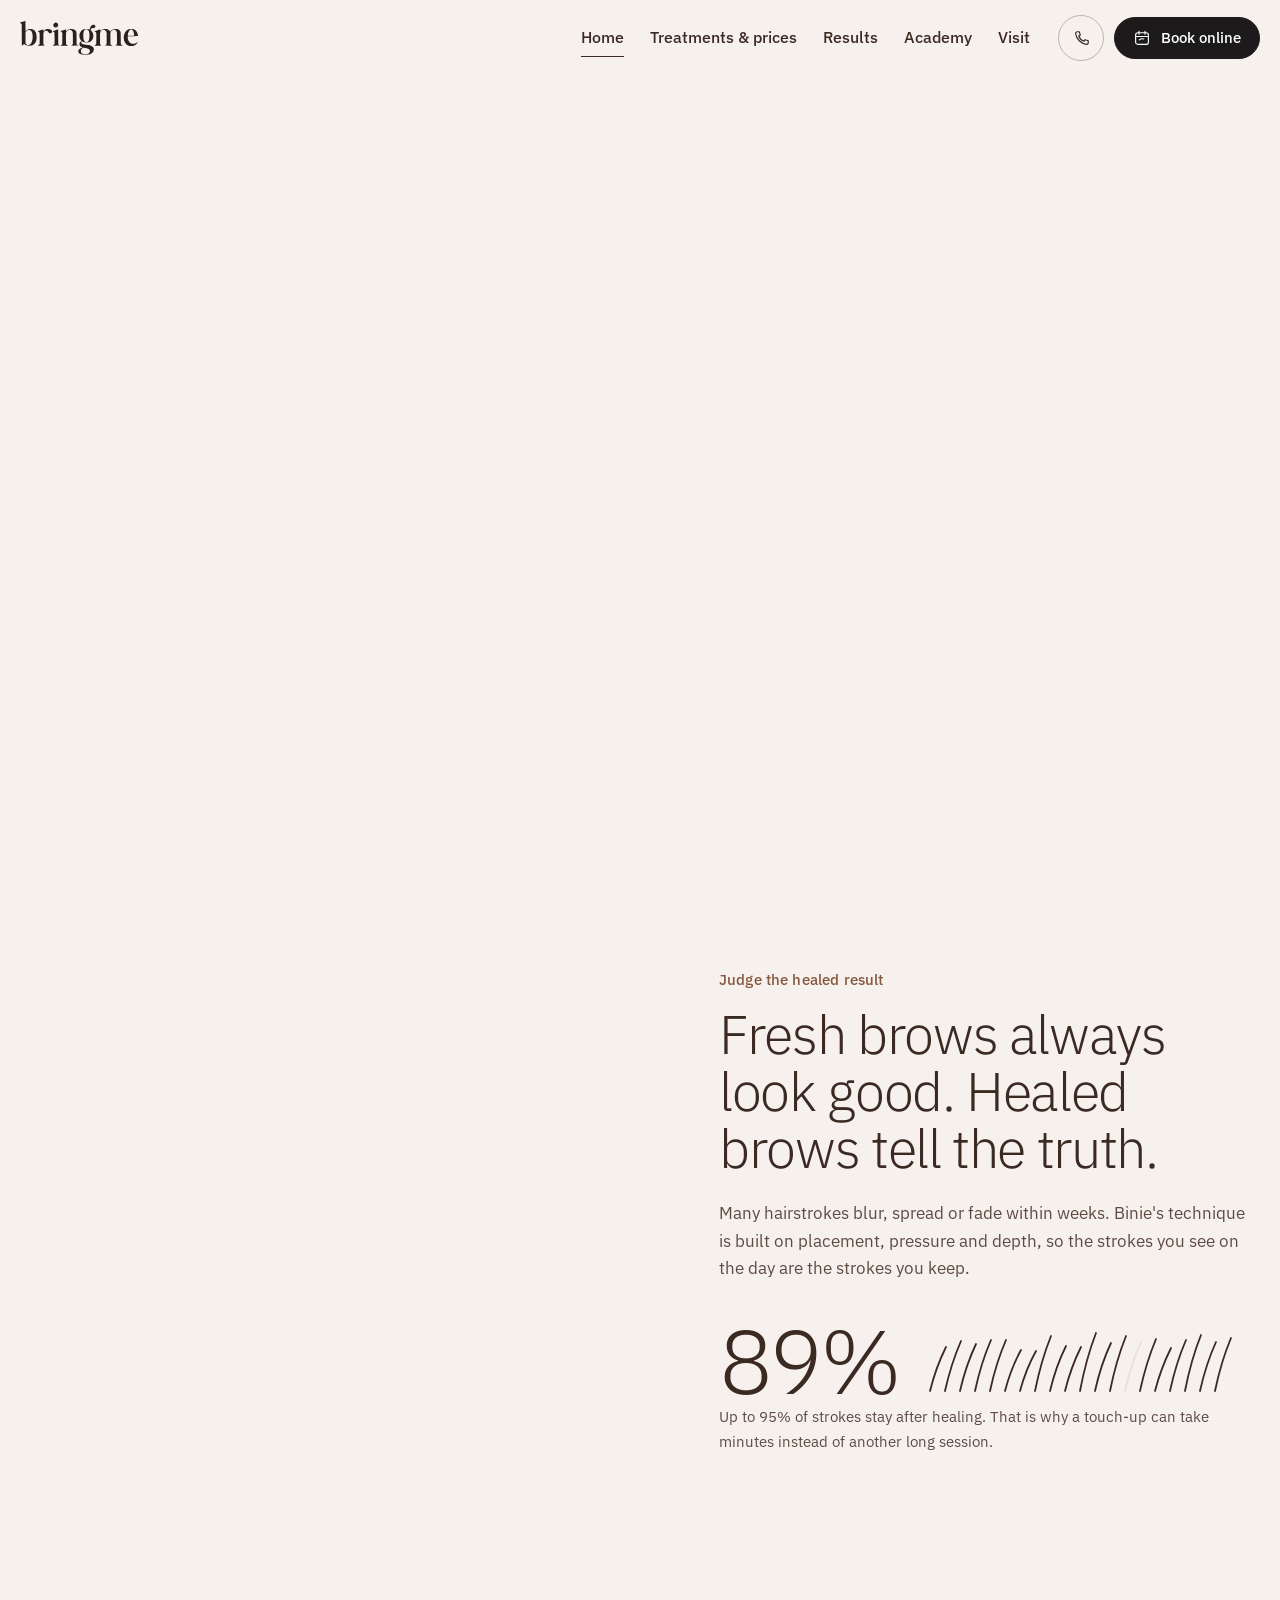
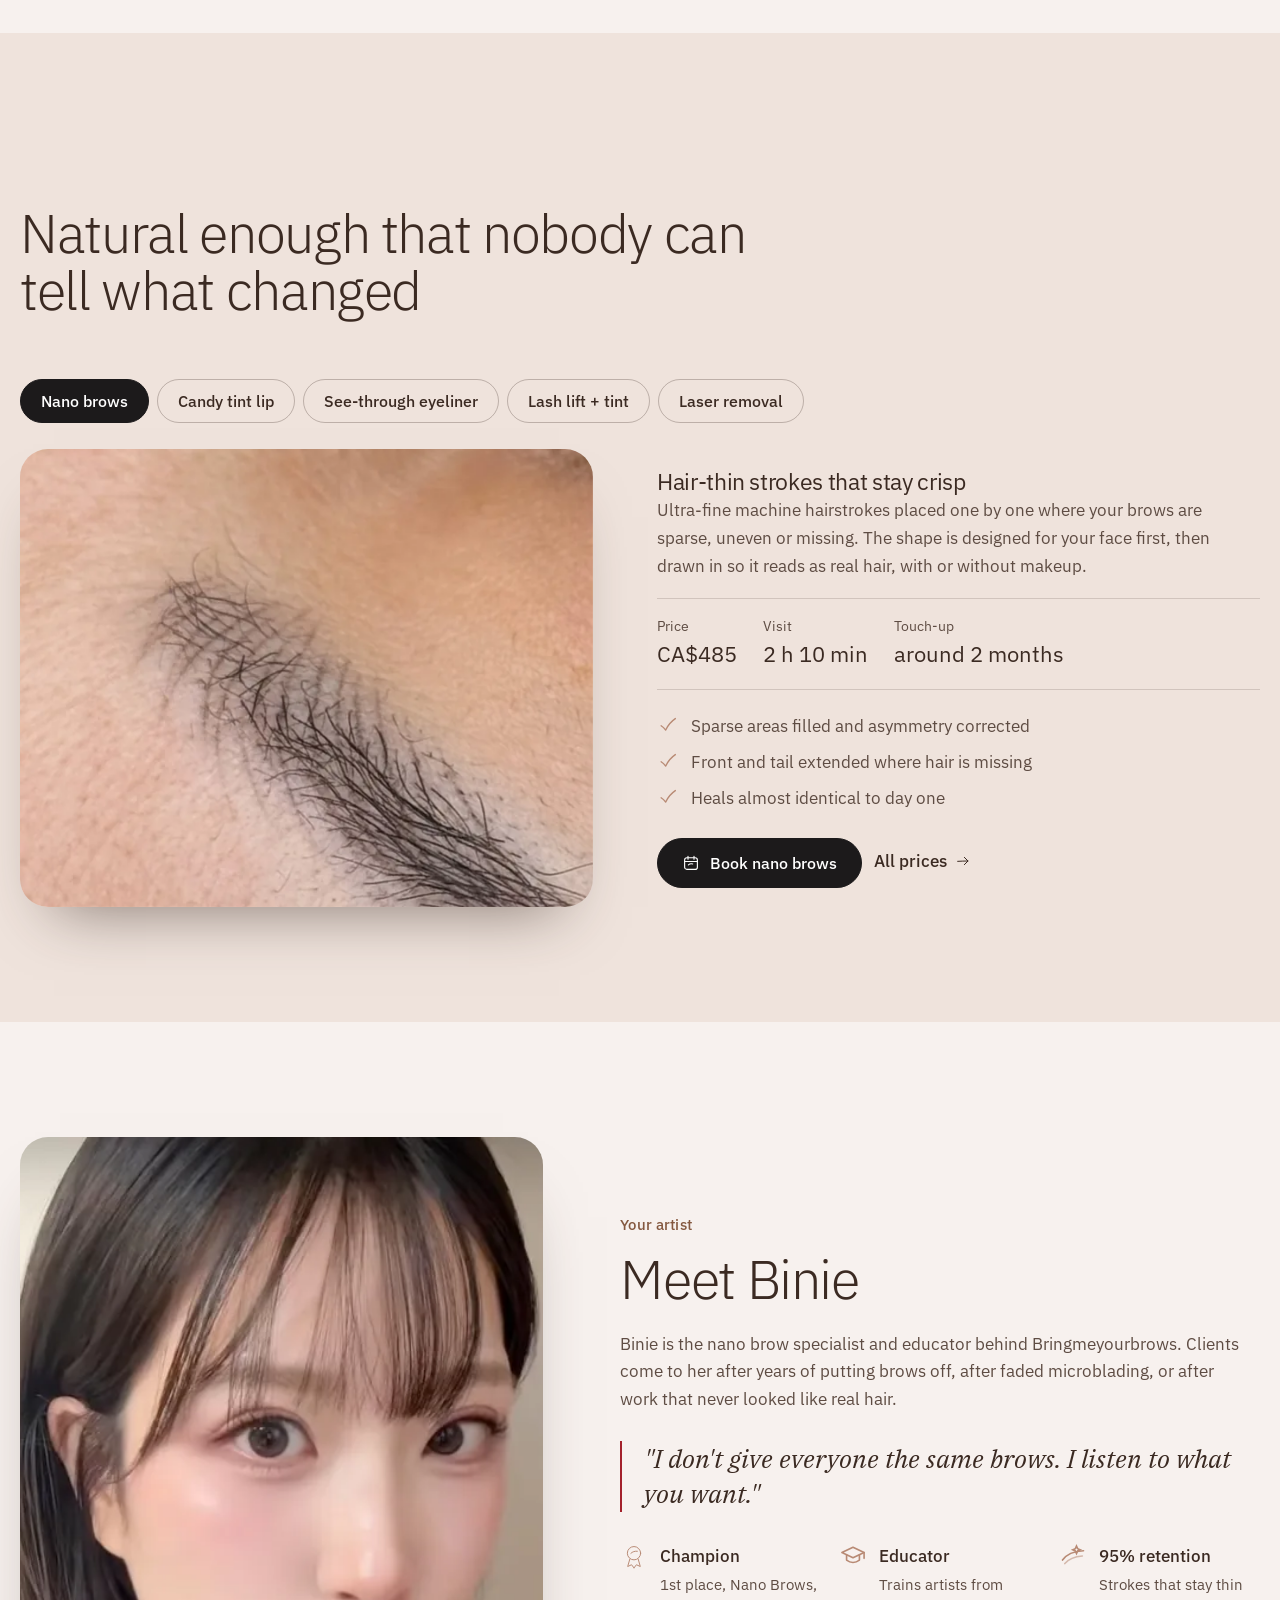
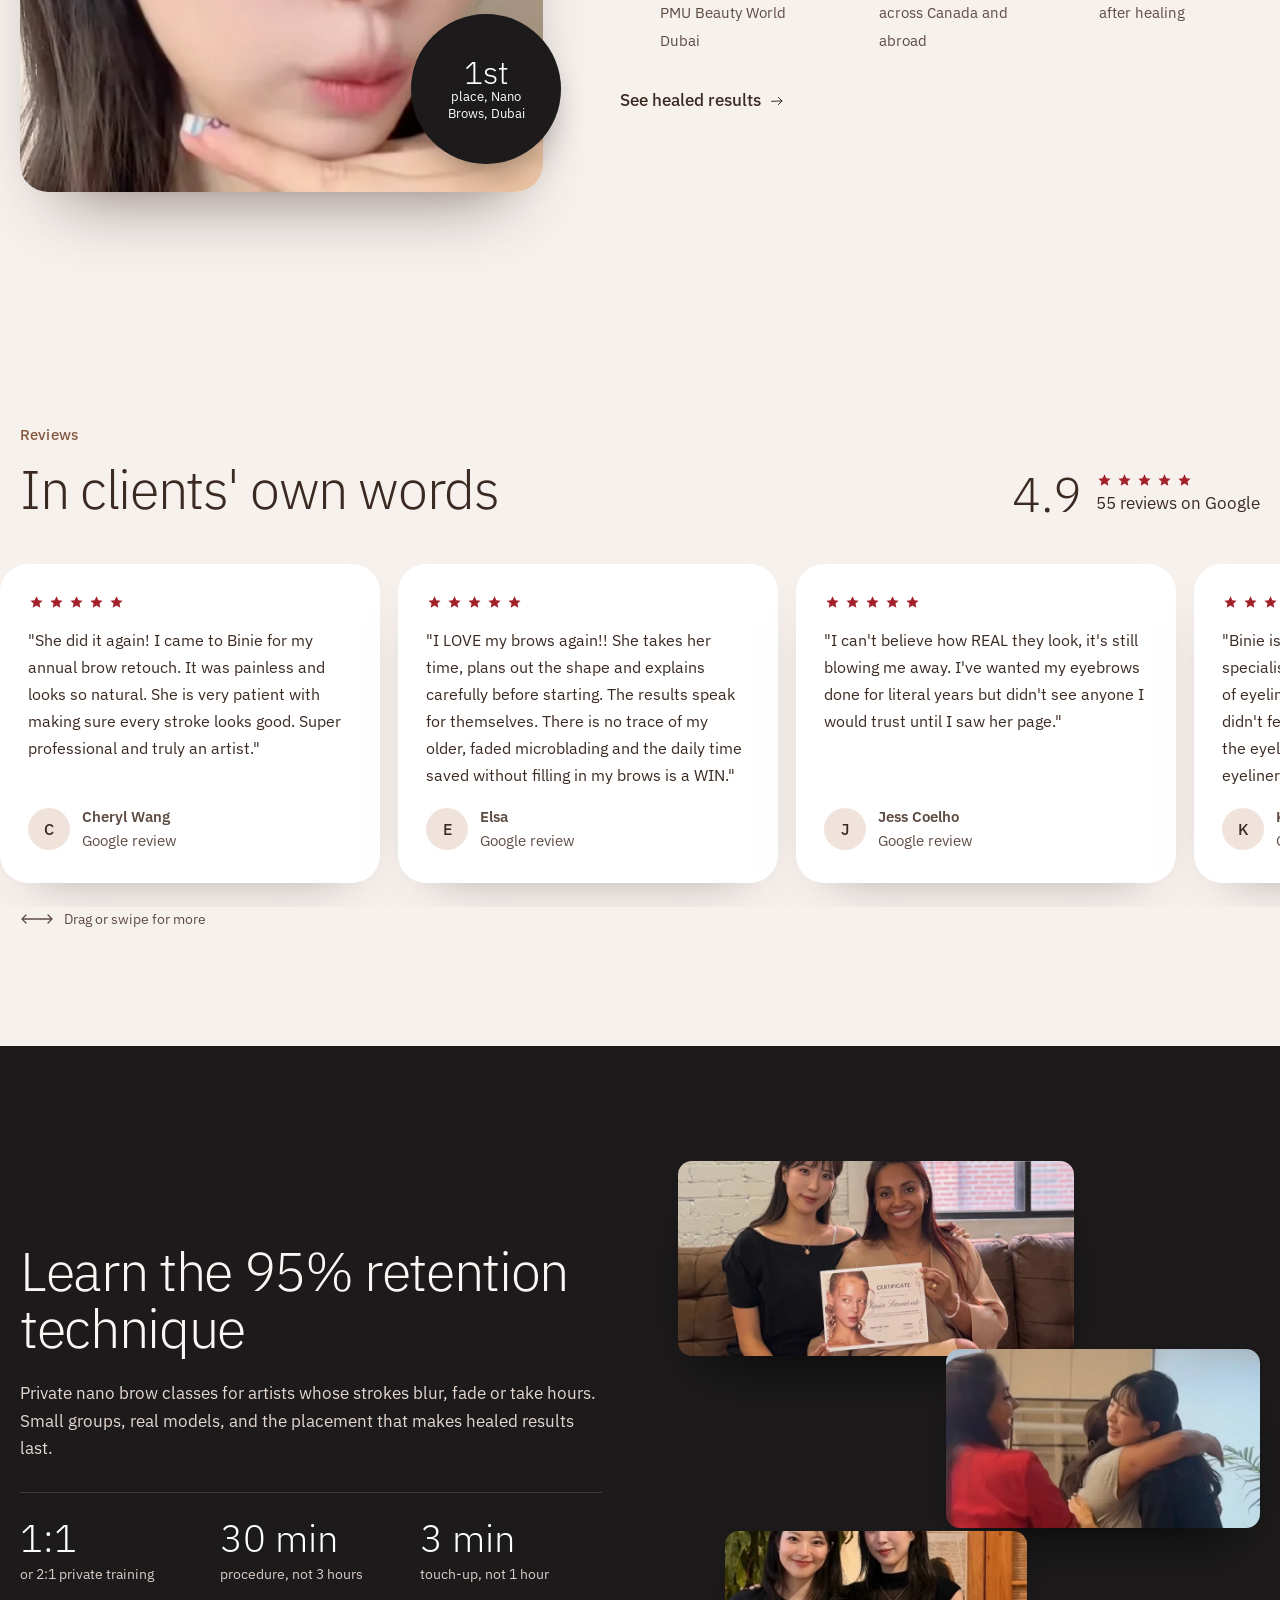
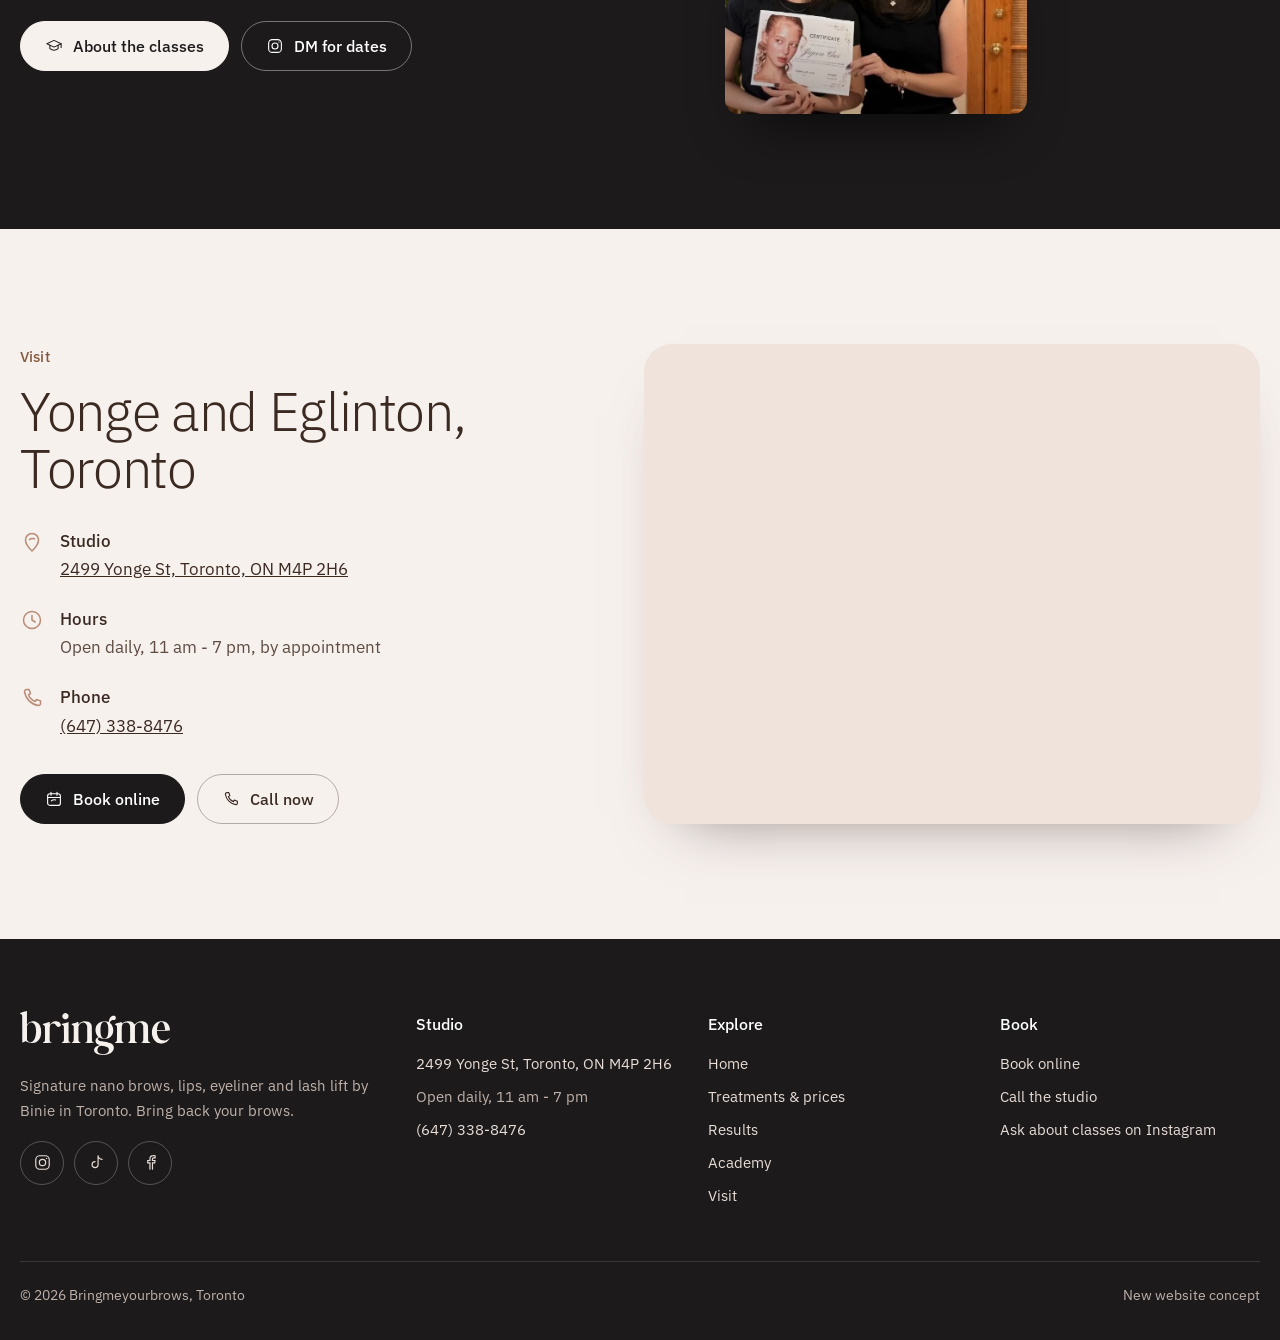
<file: index.html>
<!doctype html>
<html lang="en">
<head>
<meta charset="utf-8">
<meta name="viewport" content="width=device-width, initial-scale=1">
<title>Bringmeyourbrows - Nano Brows by Binie, Toronto</title>
<meta name="description" content="Signature nano brows in Toronto by Binie, 1st place Nano Brows champion. Ultra-fine hairstrokes with up to 95% healed retention. Lips, eyeliner and lash lift too.">
<meta name="robots" content="noindex, nofollow">
<meta name="theme-color" content="#f7f1ee">
<meta property="og:type" content="website">
<meta property="og:site_name" content="Bringmeyourbrows">
<meta property="og:title" content="Bringmeyourbrows - Nano Brows by Binie, Toronto">
<meta property="og:description" content="Signature nano brows in Toronto by Binie, 1st place Nano Brows champion. Ultra-fine hairstrokes with up to 95% healed retention. Lips, eyeliner and lash lift too.">
<meta property="og:url" content="https://konkos-design.github.io/bringmeyourbrows/">
<meta property="og:image" content="https://konkos-design.github.io/bringmeyourbrows/img/og.jpg">
<meta property="og:image:width" content="1200">
<meta property="og:image:height" content="630">
<meta name="twitter:card" content="summary_large_image">
<meta name="twitter:title" content="Bringmeyourbrows - Nano Brows by Binie, Toronto">
<meta name="twitter:description" content="Signature nano brows in Toronto by Binie, 1st place Nano Brows champion. Ultra-fine hairstrokes with up to 95% healed retention. Lips, eyeliner and lash lift too.">
<meta name="twitter:image" content="https://konkos-design.github.io/bringmeyourbrows/img/og.jpg">
<link rel="icon" href="img/favicon.svg" type="image/svg+xml">
<link rel="apple-touch-icon" href="img/apple-touch-icon.png">
<script>(function(d){if(!matchMedia("(prefers-reduced-motion: reduce)").matches){d.classList.add("js-anim");setTimeout(function(){d.classList.remove("js-anim")},3500)}})(document.documentElement)</script>
<link rel="preload" href="fonts/plex-sans-300.woff2" as="font" type="font/woff2" crossorigin>
<link rel="stylesheet" href="css/style.css">
<script type="application/ld+json">{"@context": "https://schema.org", "@type": "BeautySalon", "name": "Bringmeyourbrows", "image": "https://konkos-design.github.io/bringmeyourbrows/img/og.jpg", "telephone": "+1-647-338-8476", "address": {"@type": "PostalAddress", "streetAddress": "2499 Yonge St", "addressLocality": "Toronto", "addressRegion": "ON", "postalCode": "M4P 2H6", "addressCountry": "CA"}, "geo": {"@type": "GeoCoordinates", "latitude": 43.712096, "longitude": -79.399082}, "openingHoursSpecification": [{"@type": "OpeningHoursSpecification", "dayOfWeek": ["Monday", "Tuesday", "Wednesday", "Thursday", "Friday", "Saturday", "Sunday"], "opens": "11:00", "closes": "19:00"}], "sameAs": ["https://www.instagram.com/bringmeyourbrows/", "https://www.tiktok.com/@bringmeyourbrows"], "url": "https://konkos-design.github.io/bringmeyourbrows/"}</script>
</head>
<body>
<a class="skip" href="#main">Skip to content</a>
<header class="site-head"><div class="wrap site-head__in">
<a class="brand" href="index.html" aria-label="bringme - home"><img src="img/logo.svg" alt="bringme" width="118" height="35"></a>
<nav class="nav" aria-label="Main"><a href="index.html" aria-current="page">Home</a><a href="services.html">Treatments & prices</a><a href="results.html">Results</a><a href="academy.html">Academy</a><a href="contact.html">Visit</a></nav>
<div class="head-cta"><a class="icon-btn" href="tel:+16473388476" aria-label="Call (647) 338-8476"><svg viewBox="0 0 24 24" fill="none" stroke="currentColor" stroke-width="1.5" stroke-linecap="round" stroke-linejoin="round" aria-hidden="true"><path d="M6.5 3.5h2.6l1.4 4-2 1.3a11 11 0 0 0 6.7 6.7l1.3-2 4 1.4v2.6a2 2 0 0 1-2.2 2A16.5 16.5 0 0 1 4.5 5.7a2 2 0 0 1 2-2.2z"/></svg></a><a class="btn btn--sm" href="https://bringmeyourbrows.as.me/" target="_blank" rel="noopener"><svg viewBox="0 0 24 24" fill="none" stroke="currentColor" stroke-width="1.5" stroke-linecap="round" aria-hidden="true"><rect x="3.5" y="5" width="17" height="15.5" rx="3"/><path d="M8 3v4M16 3v4M3.5 10h17M8.5 14.5c1.5-1.3 3.4-1.8 5.8-1.2"/></svg><span>Book online</span></a><button class="burger" aria-label="Menu" aria-expanded="false" aria-controls="mnav"><span></span><span></span></button></div>
</div></header>
<div class="mnav" id="mnav" inert><a class="mlink" href="index.html">Home</a><a class="mlink" href="services.html">Treatments & prices</a><a class="mlink" href="results.html">Results</a><a class="mlink" href="academy.html">Academy</a><a class="mlink" href="contact.html">Visit</a>
<div class="cta-row"><a class="btn" href="https://bringmeyourbrows.as.me/" target="_blank" rel="noopener"><svg viewBox="0 0 24 24" fill="none" stroke="currentColor" stroke-width="1.5" stroke-linecap="round" aria-hidden="true"><rect x="3.5" y="5" width="17" height="15.5" rx="3"/><path d="M8 3v4M16 3v4M3.5 10h17M8.5 14.5c1.5-1.3 3.4-1.8 5.8-1.2"/></svg><span>Book online</span></a><a class="btn btn--ghost" href="tel:+16473388476"><svg viewBox="0 0 24 24" fill="none" stroke="currentColor" stroke-width="1.5" stroke-linecap="round" stroke-linejoin="round" aria-hidden="true"><path d="M6.5 3.5h2.6l1.4 4-2 1.3a11 11 0 0 0 6.7 6.7l1.3-2 4 1.4v2.6a2 2 0 0 1-2.2 2A16.5 16.5 0 0 1 4.5 5.7a2 2 0 0 1 2-2.2z"/></svg><span>Call now</span></a></div>
<small>2499 Yonge St, Toronto, ON M4P 2H6<br>Open daily, 11 am - 7 pm</small></div>
<main id="main">

<section class="hero" aria-labelledby="hero-h">
 <div class="hero__text">
  <svg class="hero__brow draw" viewBox="0 20 650 190" fill="none" stroke-linecap="round" aria-hidden="true"><path d="M44.8 162.1Q42.0 145.3 44.6 128.4" stroke-width="1.15"/>
<path d="M48.2 159.1Q46.0 145.5 48.3 131.8" stroke-width="1.11"/>
<path d="M52.8 149.4Q50.4 133.1 53.1 116.7" stroke-width="1.77"/>
<path d="M54.8 158.5Q52.2 145.5 53.8 132.3" stroke-width="1.05"/>
<path d="M54.4 171.3Q50.7 153.2 52.9 135.0" stroke-width="1.47"/>
<path d="M58.1 170.9Q56.2 156.6 59.0 142.4" stroke-width="1.37"/>
<path d="M66.6 143.4Q66.9 125.6 72.7 108.7" stroke-width="1.25"/>
<path d="M66.6 167.5Q64.4 146.9 68.8 126.6" stroke-width="1.09"/>
<path d="M70.1 174.5Q68.4 153.5 73.3 132.9" stroke-width="1.17"/>
<path d="M79.5 159.1Q81.5 142.4 88.7 127.1" stroke-width="1.45"/>
<path d="M81.8 151.7Q82.2 136.4 87.4 121.9" stroke-width="1.77"/>
<path d="M87.0 169.9Q87.9 154.2 93.6 139.6" stroke-width="1.37"/>
<path d="M93.0 149.5Q94.1 132.7 100.5 117.1" stroke-width="1.34"/>
<path d="M96.5 158.8Q99.5 145.2 106.7 133.3" stroke-width="1.8"/>
<path d="M99.1 165.4Q103.8 146.1 114.3 129.3" stroke-width="1.03"/>
<path d="M106.0 155.5Q108.2 136.9 116.0 119.9" stroke-width="1.31"/>
<path d="M110.3 162.7Q113.9 148.5 121.6 136.1" stroke-width="1.3"/>
<path d="M120.0 135.3Q124.2 119.8 132.9 106.3" stroke-width="1.15"/>
<path d="M123.7 136.4Q128.3 123.2 136.8 112.1" stroke-width="1.13"/>
<path d="M131.2 147.3Q136.9 131.9 147.2 119.0" stroke-width="1.48"/>
<path d="M135.0 160.4Q152.8 140.9 175.9 127.9" stroke-width="1.59"/>
<path d="M141.3 143.5Q158.5 130.4 178.8 123.2" stroke-width="1.74"/>
<path d="M149.9 156.7Q167.0 141.2 188.1 131.9" stroke-width="1.22"/>
<path d="M155.5 151.9Q168.5 137.8 185.2 128.5" stroke-width="1.2"/>
<path d="M156.4 147.8Q176.0 130.5 200.0 120.2" stroke-width="1.29"/>
<path d="M167.6 111.1Q190.6 108.3 213.2 112.8" stroke-width="1.47"/>
<path d="M173.0 135.4Q187.1 122.2 204.6 114.2" stroke-width="1.02"/>
<path d="M177.0 134.3Q192.0 122.3 210.1 115.6" stroke-width="1.06"/>
<path d="M182.1 120.8Q205.3 119.1 227.9 124.7" stroke-width="1.63"/>
<path d="M189.5 138.6Q208.8 123.1 232.0 114.5" stroke-width="1.76"/>
<path d="M190.2 131.2Q205.6 114.9 225.3 104.3" stroke-width="1.47"/>
<path d="M199.0 150.4Q218.7 134.4 242.4 125.3" stroke-width="1.58"/>
<path d="M203.3 117.3Q223.1 114.5 242.8 118.0" stroke-width="1.41"/>
<path d="M209.9 137.1Q221.1 125.8 235.2 118.5" stroke-width="1.4"/>
<path d="M216.2 105.9Q231.6 102.7 247.2 104.4" stroke-width="1.11"/>
<path d="M222.3 124.6Q237.2 113.2 254.9 107.0" stroke-width="1.4"/>
<path d="M226.1 129.5Q241.8 114.8 261.3 105.7" stroke-width="1.7"/>
<path d="M233.2 119.5Q245.5 108.3 260.7 101.5" stroke-width="1.28"/>
<path d="M242.4 144.4Q259.7 127.1 281.5 116.0" stroke-width="1.09"/>
<path d="M246.3 100.5Q265.0 98.8 283.4 103.0" stroke-width="1.54"/>
<path d="M254.2 103.2Q272.2 100.8 290.0 104.1" stroke-width="1.22"/>
<path d="M259.8 110.2Q277.8 106.5 296.0 108.6" stroke-width="1.51"/>
<path d="M264.5 133.0Q278.5 122.6 295.1 117.2" stroke-width="1.64"/>
<path d="M274.4 134.8Q288.7 121.1 306.5 112.6" stroke-width="1.77"/>
<path d="M278.9 129.9Q291.6 119.4 307.0 113.5" stroke-width="1.6"/>
<path d="M284.0 136.8Q300.2 122.1 320.1 113.3" stroke-width="1.31"/>
<path d="M293.4 93.5Q315.8 88.1 338.8 90.0" stroke-width="1.1"/>
<path d="M297.1 106.3Q315.1 105.0 332.5 109.4" stroke-width="1.37"/>
<path d="M303.9 125.1Q321.6 112.4 342.4 105.8" stroke-width="1.17"/>
<path d="M313.2 86.8Q332.4 85.8 350.9 90.8" stroke-width="1.21"/>
<path d="M316.3 131.9Q327.9 122.9 341.8 117.9" stroke-width="1.44"/>
<path d="M323.7 108.4Q339.3 93.8 358.7 84.9" stroke-width="1.34"/>
<path d="M325.4 105.9Q343.6 93.1 364.8 86.5" stroke-width="1.12"/>
<path d="M334.6 95.5Q354.7 94.1 374.2 99.0" stroke-width="1.46"/>
<path d="M341.5 92.9Q360.2 90.1 378.8 93.2" stroke-width="1.42"/>
<path d="M347.7 101.2Q361.2 90.4 377.4 84.4" stroke-width="1.24"/>
<path d="M349.4 101.6Q363.6 90.2 380.6 83.8" stroke-width="1.43"/>
<path d="M357.0 97.7Q373.6 83.2 393.9 74.6" stroke-width="1.44"/>
<path d="M364.6 119.1Q376.2 109.4 390.3 103.8" stroke-width="1.33"/>
<path d="M369.8 81.2Q387.2 78.3 404.6 81.0" stroke-width="1.27"/>
<path d="M374.3 80.0Q392.2 79.4 409.5 84.4" stroke-width="1.15"/>
<path d="M377.6 80.0Q397.2 76.1 417.1 78.5" stroke-width="1.03"/>
<path d="M381.4 121.9Q396.8 110.0 415.2 103.4" stroke-width="1.5"/>
<path d="M384.7 88.0Q401.9 84.4 419.5 86.3" stroke-width="1.57"/>
<path d="M391.2 80.1Q409.1 75.8 427.5 77.3" stroke-width="1.43"/>
<path d="M397.8 95.2Q409.4 85.8 423.4 80.5" stroke-width="1.19"/>
<path d="M399.9 81.8Q415.6 80.8 430.8 84.7" stroke-width="1.71"/>
<path d="M401.9 83.0Q415.5 80.1 429.4 81.7" stroke-width="1.11"/>
<path d="M408.6 100.4Q425.2 88.2 444.8 81.9" stroke-width="1.16"/>
<path d="M411.3 80.4Q428.3 76.5 445.6 78.2" stroke-width="1.73"/>
<path d="M424.5 111.1Q440.0 100.4 458.0 95.1" stroke-width="1.64"/>
<path d="M428.1 115.0Q443.1 105.8 460.2 101.8" stroke-width="1.12"/>
<path d="M429.0 106.3Q446.6 96.0 466.6 91.7" stroke-width="1.46"/>
<path d="M425.9 83.7Q439.1 80.9 452.4 82.4" stroke-width="1.37"/>
<path d="M435.4 94.6Q446.2 88.0 458.5 85.0" stroke-width="1.68"/>
<path d="M437.7 93.2Q451.3 85.5 466.6 82.4" stroke-width="1.48"/>
<path d="M434.7 77.2Q447.7 75.5 460.5 77.9" stroke-width="1.46"/>
<path d="M442.9 86.3Q458.2 76.6 475.8 72.2" stroke-width="1.73"/>
<path d="M444.2 77.0Q459.5 77.1 474.0 81.9" stroke-width="1.7"/>
<path d="M447.8 77.2Q463.0 77.5 477.3 82.4" stroke-width="1.06"/>
<path d="M457.6 90.8Q470.0 82.8 484.3 79.1" stroke-width="1.19"/>
<path d="M458.4 81.6Q475.2 81.1 491.4 86.0" stroke-width="1.43"/>
<path d="M450.8 66.5Q467.9 67.2 483.9 73.3" stroke-width="1.78"/>
<path d="M463.7 83.9Q476.6 79.0 490.4 78.3" stroke-width="1.4"/>
<path d="M469.2 82.7Q482.9 82.2 496.0 86.1" stroke-width="1.72"/>
<path d="M476.4 89.0Q491.7 85.0 507.5 86.0" stroke-width="1.51"/>
<path d="M494.7 108.2Q511.0 103.2 528.0 103.6" stroke-width="1.31"/>
<path d="M489.5 95.0Q506.8 91.7 524.2 93.9" stroke-width="1.34"/>
<path d="M494.9 99.6Q508.1 95.6 521.8 96.0" stroke-width="1.39"/>
<path d="M477.4 72.7Q493.7 76.2 508.1 84.6" stroke-width="1.01"/>
<path d="M509.6 110.3Q525.6 105.6 542.2 106.2" stroke-width="1.04"/>
<path d="M502.6 96.3Q518.6 93.7 534.7 96.3" stroke-width="1.06"/>
<path d="M508.1 96.5Q525.8 94.2 543.3 97.6" stroke-width="1.04"/>
<path d="M497.1 81.9Q508.3 86.4 517.6 94.2" stroke-width="1.48"/>
<path d="M507.3 90.5Q519.7 89.3 531.8 92.0" stroke-width="1.29"/>
<path d="M519.7 101.5Q533.3 99.7 546.9 102.2" stroke-width="1.51"/>
<path d="M526.1 103.5Q542.5 103.8 557.8 109.2" stroke-width="1.76"/>
<path d="M534.1 109.2Q550.7 107.7 567.0 111.6" stroke-width="1.22"/>
<path d="M524.8 94.8Q535.6 100.0 544.2 108.4" stroke-width="1.6"/>
<path d="M539.9 110.8Q556.4 112.7 571.6 119.6" stroke-width="1.5"/>
<path d="M543.0 111.7Q553.8 111.0 564.4 113.7" stroke-width="1.43"/>
<path d="M551.4 118.2Q565.5 119.3 578.5 124.7" stroke-width="1.39"/>
<path d="M550.9 113.2Q562.2 113.9 572.7 118.0" stroke-width="1.64"/>
<path d="M545.6 103.2Q558.7 111.0 568.7 122.4" stroke-width="1.34"/>
<path d="M549.7 105.5Q562.7 111.7 573.1 121.7" stroke-width="1.23"/>
<path d="M556.4 108.9Q569.5 114.7 580.0 124.3" stroke-width="1.37"/>
<path d="M563.6 116.0Q577.2 117.2 589.8 122.5" stroke-width="1.24"/>
<path d="M576.1 127.3Q590.2 128.0 603.3 133.1" stroke-width="1.56"/>
<path d="M569.6 116.8Q583.4 123.6 594.3 134.4" stroke-width="1.29"/>
<path d="M579.3 125.5Q593.4 126.2 606.7 131.2" stroke-width="1.35"/>
<path d="M583.6 128.1Q595.8 129.2 607.0 134.1" stroke-width="1.07"/>
<path d="M589.3 133.0Q602.3 135.2 614.1 141.3" stroke-width="1.59"/>
<path d="M588.1 129.6Q601.3 130.4 613.5 135.3" stroke-width="1.14"/>
<path d="M589.7 127.2Q598.5 131.5 605.4 138.3" stroke-width="1.44"/>
<path d="M592.2 128.1Q604.5 135.3 613.9 145.9" stroke-width="1.47"/>
<path d="M596.4 132.7Q607.4 133.8 617.6 138.2" stroke-width="1.72"/>
<path d="M598.4 133.3Q610.9 138.9 621.1 148.1" stroke-width="1.2"/>
<path d="M601.3 134.2Q613.4 140.6 622.9 150.4" stroke-width="1.28"/>
<path d="M605.7 138.0Q617.6 138.3 628.9 142.4" stroke-width="1.57"/>
<path d="M607.8 138.6Q620.5 140.6 631.9 146.5" stroke-width="1.64"/></svg>
  <h1 id="hero-h"><span class="ln"><span>Brows that</span></span><span class="ln"><span>heal the way</span></span><span class="ln"><span>they look today</span></span></h1>
  <p class="hero__lead lead">Signature nano brows by Binie in Toronto. Ultra-fine machine hairstrokes with up to 95% healed retention, so they stay thin and crisp long after the appointment.</p>
  <div class="cta-row"><a class="btn" href="https://bringmeyourbrows.as.me/" target="_blank" rel="noopener"><svg viewBox="0 0 24 24" fill="none" stroke="currentColor" stroke-width="1.5" stroke-linecap="round" aria-hidden="true"><rect x="3.5" y="5" width="17" height="15.5" rx="3"/><path d="M8 3v4M16 3v4M3.5 10h17M8.5 14.5c1.5-1.3 3.4-1.8 5.8-1.2"/></svg><span>Book online</span></a><a class="btn btn--ghost" href="tel:+16473388476"><svg viewBox="0 0 24 24" fill="none" stroke="currentColor" stroke-width="1.5" stroke-linecap="round" stroke-linejoin="round" aria-hidden="true"><path d="M6.5 3.5h2.6l1.4 4-2 1.3a11 11 0 0 0 6.7 6.7l1.3-2 4 1.4v2.6a2 2 0 0 1-2.2 2A16.5 16.5 0 0 1 4.5 5.7a2 2 0 0 1 2-2.2z"/></svg><span>Call now</span></a></div>
  <p class="hero__award"><svg viewBox="0 0 40 40" fill="none" stroke="currentColor" stroke-width="1.4" stroke-linecap="round" stroke-linejoin="round" aria-hidden="true"><circle cx="20" cy="16" r="9.5"/><path d="M15.5 16.2c2.5-2.4 5.6-3.4 9.3-3"/><path d="M14 24.5 11 35l5.5-2.5L20 37M26 24.5 29 35l-5.5-2.5L20 37"/></svg><span>1st place, Nano Brows category, PMU Beauty World championship in Dubai</span></p>
 </div>
 <div class="hero__media">
  <div class="hero__photo"><img src="img/hero-brow.webp" alt="Close-up of nano brows by Binie, fine hairstrokes on the skin" width="1500" height="1479" fetchpriority="high"></div>
  <span class="hero__tag">No filter. Just skills.</span>
 </div>
</section>

<section class="proof" aria-labelledby="proof-h">
 <div class="wrap proof__grid">
  <div class="strips" aria-label="The same brow before, right after and healed">
   <figure class="strip"><div class="strip__img"><img src="img/tri-before.webp" alt="Brow before the procedure, sparse and uneven" loading="lazy" width="351" height="999"></div><figcaption>Before</figcaption></figure>
   <figure class="strip"><div class="strip__img"><img src="img/tri-fresh.webp" alt="The same brow right after nano brows" loading="lazy" width="349" height="999"></div><figcaption>Right after</figcaption></figure>
   <figure class="strip strip--key"><div class="strip__img"><img src="img/tri-healed.webp" alt="The same brow healed, strokes still fine and defined" loading="lazy" width="351" height="999"></div><figcaption>Healed</figcaption></figure>
  </div>
  <div>
   <span class="kicker rv">Judge the healed result</span>
   <h2 class="rv">Fresh brows always look good. Healed brows tell the truth.</h2>
   <p class="lead rv rv-d1" style="margin-top:22px">Many hairstrokes blur, spread or fade within weeks. Binie's technique is built on placement, pressure and depth, so the strokes you see on the day are the strokes you keep.</p>
   <div class="retain rv rv-d2"><span class="retain__num">95%</span><svg viewBox="0 0 320 80" fill="none" stroke-linecap="round" role="img" aria-label="Of 20 hair strokes, 19 stay after healing"><path class="h" d="M10 70Q16 46 26 26" stroke-width="1.8"/><path class="h" d="M25 70Q31 43 41 20" stroke-width="1.8"/><path class="h" d="M40 70Q46 44 56 23" stroke-width="1.8"/><path class="h" d="M55 70Q61 42 71 19" stroke-width="1.8"/><path class="h" d="M70 70Q76 42 86 19" stroke-width="1.8"/><path class="h" d="M85 70Q91 47 101 29" stroke-width="1.8"/><path class="h" d="M100 70Q106 48 116 30" stroke-width="1.8"/><path class="h" d="M115 70Q121 40 131 15" stroke-width="1.8"/><path class="h" d="M130 70Q136 45 146 25" stroke-width="1.8"/><path class="h" d="M145 70Q151 46 161 26" stroke-width="1.8"/><path class="h" d="M160 70Q166 38 176 12" stroke-width="1.8"/><path class="h" d="M175 70Q181 43 191 22" stroke-width="1.8"/><path class="h" d="M190 70Q196 40 206 15" stroke-width="1.8"/><path class="h h--lost" d="M205 70Q211 43 221 21" stroke-width="1.8"/><path class="h" d="M220 70Q226 42 236 18" stroke-width="1.8"/><path class="h" d="M235 70Q241 47 251 27" stroke-width="1.8"/><path class="h" d="M250 70Q256 42 266 19" stroke-width="1.8"/><path class="h" d="M265 70Q271 39 281 14" stroke-width="1.8"/><path class="h" d="M280 70Q286 43 296 21" stroke-width="1.8"/><path class="h" d="M295 70Q301 41 311 17" stroke-width="1.8"/></svg></div>
   <p class="note rv rv-d2">Up to 95% of strokes stay after healing. That is why a touch-up can take minutes instead of another long session.</p>
  </div>
 </div>
</section>

<section class="treat" aria-labelledby="treat-h">
 <div class="wrap">
  <div class="sec-head"><span class="kicker rv">Treatments</span><h2 id="treat-h" class="rv">Natural enough that nobody can tell what changed</h2></div>
  <div class="rv"><div class="tabs"><div class="tabs" role="tablist" aria-label="Treatments" style="margin:0"><button class="tab" role="tab" id="t-brows" aria-controls="p-brows" aria-selected="true" tabindex="0">Nano brows</button><button class="tab" role="tab" id="t-lips" aria-controls="p-lips" aria-selected="false" tabindex="-1">Candy tint lip</button><button class="tab" role="tab" id="t-liner" aria-controls="p-liner" aria-selected="false" tabindex="-1">See-through eyeliner</button><button class="tab" role="tab" id="t-lash" aria-controls="p-lash" aria-selected="false" tabindex="-1">Lash lift + tint</button></div><a class="tab" href="services.html#laser" style="text-decoration:none">Laser removal</a></div><div class="panel is-in" role="tabpanel" id="p-brows" aria-labelledby="t-brows">
<div class="panel__img"><img src="img/svc-brows.webp" alt="Nano brows result by Binie" loading="lazy" width="900" height="720"></div>
<div class="panel__body"><h3>Hair-thin strokes that stay crisp</h3><p>Ultra-fine machine hairstrokes placed one by one where your brows are sparse, uneven or missing. The shape is designed for your face first, then drawn in so it reads as real hair, with or without makeup.</p><dl class="meta"><div><dt>Price</dt><dd>CA$485</dd></div><div><dt>Visit</dt><dd>2 h 10 min</dd></div><div><dt>Touch-up</dt><dd>around 2 months</dd></div></dl><ul class="ticks"><li><svg viewBox="0 0 24 24" fill="none" stroke="currentColor" stroke-width="1.5" stroke-linecap="round" stroke-linejoin="round" aria-hidden="true"><path d="M4.5 12.8c2 1.2 3.6 2.8 5 4.7C12 12 15.5 8 20 5"/></svg><span>Sparse areas filled and asymmetry corrected</span></li><li><svg viewBox="0 0 24 24" fill="none" stroke="currentColor" stroke-width="1.5" stroke-linecap="round" stroke-linejoin="round" aria-hidden="true"><path d="M4.5 12.8c2 1.2 3.6 2.8 5 4.7C12 12 15.5 8 20 5"/></svg><span>Front and tail extended where hair is missing</span></li><li><svg viewBox="0 0 24 24" fill="none" stroke="currentColor" stroke-width="1.5" stroke-linecap="round" stroke-linejoin="round" aria-hidden="true"><path d="M4.5 12.8c2 1.2 3.6 2.8 5 4.7C12 12 15.5 8 20 5"/></svg><span>Heals almost identical to day one</span></li></ul>
<div class="cta-row"><a class="btn" href="https://bringmeyourbrows.as.me/?appointmentType=84967335" target="_blank" rel="noopener"><svg viewBox="0 0 24 24" fill="none" stroke="currentColor" stroke-width="1.5" stroke-linecap="round" aria-hidden="true"><rect x="3.5" y="5" width="17" height="15.5" rx="3"/><path d="M8 3v4M16 3v4M3.5 10h17M8.5 14.5c1.5-1.3 3.4-1.8 5.8-1.2"/></svg><span>Book nano brows</span></a><a class="link" href="services.html">All prices <svg viewBox="0 0 24 24" fill="none" stroke="currentColor" stroke-width="1.5" stroke-linecap="round" stroke-linejoin="round" aria-hidden="true"><path d="M4 12.5c5-.3 10-.4 15.5-.5M14 6.5l5.5 5.5-5.5 5.5"/></svg></a></div></div></div><div class="panel" role="tabpanel" id="p-lips" aria-labelledby="t-lips" hidden>
<div class="panel__img"><img src="img/svc-lips.webp" alt="Candy tint lip result by Binie" loading="lazy" width="900" height="720"></div>
<div class="panel__body"><h3>A soft Korean-style lip blush</h3><p>Gently adds natural color without harsh lines, so lips look fresh and lively even without makeup. A good choice for pale or uneven lip tone.</p><dl class="meta"><div><dt>Price</dt><dd>CA$485</dd></div><div><dt>Visit</dt><dd>3 h</dd></div><div><dt>Touch-up</dt><dd>around 2 months</dd></div></dl><ul class="ticks"><li><svg viewBox="0 0 24 24" fill="none" stroke="currentColor" stroke-width="1.5" stroke-linecap="round" stroke-linejoin="round" aria-hidden="true"><path d="M4.5 12.8c2 1.2 3.6 2.8 5 4.7C12 12 15.5 8 20 5"/></svg><span>Natural, sheer color</span></li><li><svg viewBox="0 0 24 24" fill="none" stroke="currentColor" stroke-width="1.5" stroke-linecap="round" stroke-linejoin="round" aria-hidden="true"><path d="M4.5 12.8c2 1.2 3.6 2.8 5 4.7C12 12 15.5 8 20 5"/></svg><span>Soft edges, no harsh liner</span></li><li><svg viewBox="0 0 24 24" fill="none" stroke="currentColor" stroke-width="1.5" stroke-linecap="round" stroke-linejoin="round" aria-hidden="true"><path d="M4.5 12.8c2 1.2 3.6 2.8 5 4.7C12 12 15.5 8 20 5"/></svg><span>Good for pale, dull or purplish lip tone</span></li></ul>
<div class="cta-row"><a class="btn" href="https://bringmeyourbrows.as.me/?appointmentType=84967370" target="_blank" rel="noopener"><svg viewBox="0 0 24 24" fill="none" stroke="currentColor" stroke-width="1.5" stroke-linecap="round" aria-hidden="true"><rect x="3.5" y="5" width="17" height="15.5" rx="3"/><path d="M8 3v4M16 3v4M3.5 10h17M8.5 14.5c1.5-1.3 3.4-1.8 5.8-1.2"/></svg><span>Book candy tint lip</span></a><a class="link" href="services.html">All prices <svg viewBox="0 0 24 24" fill="none" stroke="currentColor" stroke-width="1.5" stroke-linecap="round" stroke-linejoin="round" aria-hidden="true"><path d="M4 12.5c5-.3 10-.4 15.5-.5M14 6.5l5.5 5.5-5.5 5.5"/></svg></a></div></div></div><div class="panel" role="tabpanel" id="p-liner" aria-labelledby="t-liner" hidden>
<div class="panel__img"><img src="img/svc-liner.webp" alt="See-through eyeliner result by Binie" loading="lazy" width="900" height="720"></div>
<div class="panel__body"><h3>Definition without the makeup look</h3><p>A fine line set close to the lashes that makes the eyes look defined even on bare-face days.</p><dl class="meta"><div><dt>Price</dt><dd>CA$485</dd></div><div><dt>Visit</dt><dd>3 h</dd></div><div><dt>Touch-up</dt><dd>around 2 months</dd></div></dl><ul class="ticks"><li><svg viewBox="0 0 24 24" fill="none" stroke="currentColor" stroke-width="1.5" stroke-linecap="round" stroke-linejoin="round" aria-hidden="true"><path d="M4.5 12.8c2 1.2 3.6 2.8 5 4.7C12 12 15.5 8 20 5"/></svg><span>Fine line at the lash base</span></li><li><svg viewBox="0 0 24 24" fill="none" stroke="currentColor" stroke-width="1.5" stroke-linecap="round" stroke-linejoin="round" aria-hidden="true"><path d="M4.5 12.8c2 1.2 3.6 2.8 5 4.7C12 12 15.5 8 20 5"/></svg><span>Style chosen to suit your eyes</span></li><li><svg viewBox="0 0 24 24" fill="none" stroke="currentColor" stroke-width="1.5" stroke-linecap="round" stroke-linejoin="round" aria-hidden="true"><path d="M4.5 12.8c2 1.2 3.6 2.8 5 4.7C12 12 15.5 8 20 5"/></svg><span>Pairs well with nano brows</span></li></ul>
<div class="cta-row"><a class="btn" href="https://bringmeyourbrows.as.me/?appointmentType=84967423" target="_blank" rel="noopener"><svg viewBox="0 0 24 24" fill="none" stroke="currentColor" stroke-width="1.5" stroke-linecap="round" aria-hidden="true"><rect x="3.5" y="5" width="17" height="15.5" rx="3"/><path d="M8 3v4M16 3v4M3.5 10h17M8.5 14.5c1.5-1.3 3.4-1.8 5.8-1.2"/></svg><span>Book see-through eyeliner</span></a><a class="link" href="services.html">All prices <svg viewBox="0 0 24 24" fill="none" stroke="currentColor" stroke-width="1.5" stroke-linecap="round" stroke-linejoin="round" aria-hidden="true"><path d="M4 12.5c5-.3 10-.4 15.5-.5M14 6.5l5.5 5.5-5.5 5.5"/></svg></a></div></div></div><div class="panel" role="tabpanel" id="p-lash" aria-labelledby="t-lash" hidden>
<div class="panel__img"><img src="img/svc-lash.webp" alt="Lash lift + tint result by Binie" loading="lazy" width="900" height="720"></div>
<div class="panel__body"><h3>Korean-style lash perm</h3><p>Lifts and curls natural lashes from root to tip, with results as noticeable as extensions. Tint included.</p><dl class="meta"><div><dt>Price</dt><dd>CA$90</dd></div><div><dt>Visit</dt><dd>50 min</dd></div></dl><ul class="ticks"><li><svg viewBox="0 0 24 24" fill="none" stroke="currentColor" stroke-width="1.5" stroke-linecap="round" stroke-linejoin="round" aria-hidden="true"><path d="M4.5 12.8c2 1.2 3.6 2.8 5 4.7C12 12 15.5 8 20 5"/></svg><span>Original Korean-style lift</span></li><li><svg viewBox="0 0 24 24" fill="none" stroke="currentColor" stroke-width="1.5" stroke-linecap="round" stroke-linejoin="round" aria-hidden="true"><path d="M4.5 12.8c2 1.2 3.6 2.8 5 4.7C12 12 15.5 8 20 5"/></svg><span>Tint included</span></li><li><svg viewBox="0 0 24 24" fill="none" stroke="currentColor" stroke-width="1.5" stroke-linecap="round" stroke-linejoin="round" aria-hidden="true"><path d="M4.5 12.8c2 1.2 3.6 2.8 5 4.7C12 12 15.5 8 20 5"/></svg><span>No extensions to maintain</span></li></ul>
<div class="cta-row"><a class="btn" href="https://bringmeyourbrows.as.me/?appointmentType=84967648" target="_blank" rel="noopener"><svg viewBox="0 0 24 24" fill="none" stroke="currentColor" stroke-width="1.5" stroke-linecap="round" aria-hidden="true"><rect x="3.5" y="5" width="17" height="15.5" rx="3"/><path d="M8 3v4M16 3v4M3.5 10h17M8.5 14.5c1.5-1.3 3.4-1.8 5.8-1.2"/></svg><span>Book lash lift + tint</span></a><a class="link" href="services.html">All prices <svg viewBox="0 0 24 24" fill="none" stroke="currentColor" stroke-width="1.5" stroke-linecap="round" stroke-linejoin="round" aria-hidden="true"><path d="M4 12.5c5-.3 10-.4 15.5-.5M14 6.5l5.5 5.5-5.5 5.5"/></svg></a></div></div></div></div>
 </div>
</section>

<section class="artist" aria-labelledby="artist-h">
 <div class="wrap artist__grid">
  <div class="artist__photo rv"><div class="ph"><img src="img/binie.webp" alt="Binie, nano brow artist and educator" loading="lazy" width="720" height="551"></div>
   <div class="artist__badge"><span><b>1st</b>place, Nano Brows, Dubai</span></div></div>
  <div>
   <span class="kicker rv">Your artist</span>
   <h2 id="artist-h" class="rv">Meet Binie</h2>
   <p class="lead rv rv-d1" style="margin-top:22px">Binie is the nano brow specialist and educator behind Bringmeyourbrows. Clients come to her after years of putting brows off, after faded microblading, or after work that never looked like real hair.</p>
   <blockquote class="quote rv rv-d1">"I don't give everyone the same brows. I listen to what you want."</blockquote>
   <div class="facts rv rv-d2">
    <div class="fact"><svg viewBox="0 0 40 40" width="28" fill="none" stroke="currentColor" stroke-width="1.4" stroke-linecap="round" stroke-linejoin="round" aria-hidden="true"><circle cx="20" cy="16" r="9.5"/><path d="M15.5 16.2c2.5-2.4 5.6-3.4 9.3-3"/><path d="M14 24.5 11 35l5.5-2.5L20 37M26 24.5 29 35l-5.5-2.5L20 37"/></svg><div><b>Champion</b><span>1st place, Nano Brows, PMU Beauty World Dubai</span></div></div>
    <div class="fact"><svg viewBox="0 0 24 24" fill="none" stroke="currentColor" stroke-width="1.4" stroke-linecap="round" stroke-linejoin="round" aria-hidden="true"><path d="M2.5 9 12 4.5 21.5 9 12 13.5z"/><path d="M6.5 11v4.5c3.3 2.6 7.7 2.6 11 0V11M21.5 9v5"/></svg><div><b>Educator</b><span>Trains artists from across Canada and abroad</span></div></div>
    <div class="fact"><svg viewBox="0 0 24 24" fill="none" stroke="currentColor" stroke-width="1.4" stroke-linecap="round" aria-hidden="true"><path d="M3 15.5c3.2-4.6 8-7.5 18-8"/><path d="M5 18.5c3-3.6 7.5-6 15-6.5" opacity=".55"/><path d="M15 3.5l1 2.2 2.2 1-2.2 1-1 2.2-1-2.2-2.2-1 2.2-1z"/></svg><div><b>95% retention</b><span>Strokes that stay thin after healing</span></div></div>
   </div>
   <a class="link rv rv-d3" href="results.html">See healed results <svg viewBox="0 0 24 24" fill="none" stroke="currentColor" stroke-width="1.5" stroke-linecap="round" stroke-linejoin="round" aria-hidden="true"><path d="M4 12.5c5-.3 10-.4 15.5-.5M14 6.5l5.5 5.5-5.5 5.5"/></svg></a>
  </div>
 </div>
</section>

<section class="reviews" aria-labelledby="rev-h">
 <div class="wrap rev-head">
  <div><span class="kicker rv">Reviews</span><h2 id="rev-h" class="rv">In clients' own words</h2></div>
  <div class="score rv"><b>4.9</b><div><span class="stars" aria-hidden="true"><svg viewBox="0 0 24 24" fill="currentColor" aria-hidden="true"><path d="M12 3.2l2.6 5.5 6 .7-4.4 4.1 1.2 5.9L12 16.4l-5.4 3 1.2-5.9-4.4-4.1 6-.7z"/></svg><svg viewBox="0 0 24 24" fill="currentColor" aria-hidden="true"><path d="M12 3.2l2.6 5.5 6 .7-4.4 4.1 1.2 5.9L12 16.4l-5.4 3 1.2-5.9-4.4-4.1 6-.7z"/></svg><svg viewBox="0 0 24 24" fill="currentColor" aria-hidden="true"><path d="M12 3.2l2.6 5.5 6 .7-4.4 4.1 1.2 5.9L12 16.4l-5.4 3 1.2-5.9-4.4-4.1 6-.7z"/></svg><svg viewBox="0 0 24 24" fill="currentColor" aria-hidden="true"><path d="M12 3.2l2.6 5.5 6 .7-4.4 4.1 1.2 5.9L12 16.4l-5.4 3 1.2-5.9-4.4-4.1 6-.7z"/></svg><svg viewBox="0 0 24 24" fill="currentColor" aria-hidden="true"><path d="M12 3.2l2.6 5.5 6 .7-4.4 4.1 1.2 5.9L12 16.4l-5.4 3 1.2-5.9-4.4-4.1 6-.7z"/></svg></span><span>55 reviews on Google</span></div></div>
 </div>
 <div class="drag" tabindex="0" aria-label="Client reviews, scroll sideways"><article class="rev"><span class="stars" aria-hidden="true"><svg viewBox="0 0 24 24" fill="currentColor" aria-hidden="true"><path d="M12 3.2l2.6 5.5 6 .7-4.4 4.1 1.2 5.9L12 16.4l-5.4 3 1.2-5.9-4.4-4.1 6-.7z"/></svg><svg viewBox="0 0 24 24" fill="currentColor" aria-hidden="true"><path d="M12 3.2l2.6 5.5 6 .7-4.4 4.1 1.2 5.9L12 16.4l-5.4 3 1.2-5.9-4.4-4.1 6-.7z"/></svg><svg viewBox="0 0 24 24" fill="currentColor" aria-hidden="true"><path d="M12 3.2l2.6 5.5 6 .7-4.4 4.1 1.2 5.9L12 16.4l-5.4 3 1.2-5.9-4.4-4.1 6-.7z"/></svg><svg viewBox="0 0 24 24" fill="currentColor" aria-hidden="true"><path d="M12 3.2l2.6 5.5 6 .7-4.4 4.1 1.2 5.9L12 16.4l-5.4 3 1.2-5.9-4.4-4.1 6-.7z"/></svg><svg viewBox="0 0 24 24" fill="currentColor" aria-hidden="true"><path d="M12 3.2l2.6 5.5 6 .7-4.4 4.1 1.2 5.9L12 16.4l-5.4 3 1.2-5.9-4.4-4.1 6-.7z"/></svg></span><p>"She did it again! I came to Binie for my annual brow retouch. It was painless and looks so natural. She is very patient with making sure every stroke looks good. Super professional and truly an artist."</p><footer><span class="avatar" aria-hidden="true">C</span><span><b>Cheryl Wang</b><br>Google review</span></footer></article><article class="rev"><span class="stars" aria-hidden="true"><svg viewBox="0 0 24 24" fill="currentColor" aria-hidden="true"><path d="M12 3.2l2.6 5.5 6 .7-4.4 4.1 1.2 5.9L12 16.4l-5.4 3 1.2-5.9-4.4-4.1 6-.7z"/></svg><svg viewBox="0 0 24 24" fill="currentColor" aria-hidden="true"><path d="M12 3.2l2.6 5.5 6 .7-4.4 4.1 1.2 5.9L12 16.4l-5.4 3 1.2-5.9-4.4-4.1 6-.7z"/></svg><svg viewBox="0 0 24 24" fill="currentColor" aria-hidden="true"><path d="M12 3.2l2.6 5.5 6 .7-4.4 4.1 1.2 5.9L12 16.4l-5.4 3 1.2-5.9-4.4-4.1 6-.7z"/></svg><svg viewBox="0 0 24 24" fill="currentColor" aria-hidden="true"><path d="M12 3.2l2.6 5.5 6 .7-4.4 4.1 1.2 5.9L12 16.4l-5.4 3 1.2-5.9-4.4-4.1 6-.7z"/></svg><svg viewBox="0 0 24 24" fill="currentColor" aria-hidden="true"><path d="M12 3.2l2.6 5.5 6 .7-4.4 4.1 1.2 5.9L12 16.4l-5.4 3 1.2-5.9-4.4-4.1 6-.7z"/></svg></span><p>"I LOVE my brows again!! She takes her time, plans out the shape and explains carefully before starting. The results speak for themselves. There is no trace of my older, faded microblading and the daily time saved without filling in my brows is a WIN."</p><footer><span class="avatar" aria-hidden="true">E</span><span><b>Elsa</b><br>Google review</span></footer></article><article class="rev"><span class="stars" aria-hidden="true"><svg viewBox="0 0 24 24" fill="currentColor" aria-hidden="true"><path d="M12 3.2l2.6 5.5 6 .7-4.4 4.1 1.2 5.9L12 16.4l-5.4 3 1.2-5.9-4.4-4.1 6-.7z"/></svg><svg viewBox="0 0 24 24" fill="currentColor" aria-hidden="true"><path d="M12 3.2l2.6 5.5 6 .7-4.4 4.1 1.2 5.9L12 16.4l-5.4 3 1.2-5.9-4.4-4.1 6-.7z"/></svg><svg viewBox="0 0 24 24" fill="currentColor" aria-hidden="true"><path d="M12 3.2l2.6 5.5 6 .7-4.4 4.1 1.2 5.9L12 16.4l-5.4 3 1.2-5.9-4.4-4.1 6-.7z"/></svg><svg viewBox="0 0 24 24" fill="currentColor" aria-hidden="true"><path d="M12 3.2l2.6 5.5 6 .7-4.4 4.1 1.2 5.9L12 16.4l-5.4 3 1.2-5.9-4.4-4.1 6-.7z"/></svg><svg viewBox="0 0 24 24" fill="currentColor" aria-hidden="true"><path d="M12 3.2l2.6 5.5 6 .7-4.4 4.1 1.2 5.9L12 16.4l-5.4 3 1.2-5.9-4.4-4.1 6-.7z"/></svg></span><p>"I can&#x27;t believe how REAL they look, it&#x27;s still blowing me away. I&#x27;ve wanted my eyebrows done for literal years but didn&#x27;t see anyone I would trust until I saw her page."</p><footer><span class="avatar" aria-hidden="true">J</span><span><b>Jess Coelho</b><br>Google review</span></footer></article><article class="rev"><span class="stars" aria-hidden="true"><svg viewBox="0 0 24 24" fill="currentColor" aria-hidden="true"><path d="M12 3.2l2.6 5.5 6 .7-4.4 4.1 1.2 5.9L12 16.4l-5.4 3 1.2-5.9-4.4-4.1 6-.7z"/></svg><svg viewBox="0 0 24 24" fill="currentColor" aria-hidden="true"><path d="M12 3.2l2.6 5.5 6 .7-4.4 4.1 1.2 5.9L12 16.4l-5.4 3 1.2-5.9-4.4-4.1 6-.7z"/></svg><svg viewBox="0 0 24 24" fill="currentColor" aria-hidden="true"><path d="M12 3.2l2.6 5.5 6 .7-4.4 4.1 1.2 5.9L12 16.4l-5.4 3 1.2-5.9-4.4-4.1 6-.7z"/></svg><svg viewBox="0 0 24 24" fill="currentColor" aria-hidden="true"><path d="M12 3.2l2.6 5.5 6 .7-4.4 4.1 1.2 5.9L12 16.4l-5.4 3 1.2-5.9-4.4-4.1 6-.7z"/></svg><svg viewBox="0 0 24 24" fill="currentColor" aria-hidden="true"><path d="M12 3.2l2.6 5.5 6 .7-4.4 4.1 1.2 5.9L12 16.4l-5.4 3 1.2-5.9-4.4-4.1 6-.7z"/></svg></span><p>"Binie is a really nice and professional specialist. She will advise you on which style of eyeliner and eyebrows suits you best. I didn&#x27;t feel much pain while she was doing the eyeliner. I love my eyebrows and eyeliner so much!"</p><footer><span class="avatar" aria-hidden="true">K</span><span><b>Kaman Ho</b><br>Google review</span></footer></article><article class="rev"><span class="stars" aria-hidden="true"><svg viewBox="0 0 24 24" fill="currentColor" aria-hidden="true"><path d="M12 3.2l2.6 5.5 6 .7-4.4 4.1 1.2 5.9L12 16.4l-5.4 3 1.2-5.9-4.4-4.1 6-.7z"/></svg><svg viewBox="0 0 24 24" fill="currentColor" aria-hidden="true"><path d="M12 3.2l2.6 5.5 6 .7-4.4 4.1 1.2 5.9L12 16.4l-5.4 3 1.2-5.9-4.4-4.1 6-.7z"/></svg><svg viewBox="0 0 24 24" fill="currentColor" aria-hidden="true"><path d="M12 3.2l2.6 5.5 6 .7-4.4 4.1 1.2 5.9L12 16.4l-5.4 3 1.2-5.9-4.4-4.1 6-.7z"/></svg><svg viewBox="0 0 24 24" fill="currentColor" aria-hidden="true"><path d="M12 3.2l2.6 5.5 6 .7-4.4 4.1 1.2 5.9L12 16.4l-5.4 3 1.2-5.9-4.4-4.1 6-.7z"/></svg><svg viewBox="0 0 24 24" fill="currentColor" aria-hidden="true"><path d="M12 3.2l2.6 5.5 6 .7-4.4 4.1 1.2 5.9L12 16.4l-5.4 3 1.2-5.9-4.4-4.1 6-.7z"/></svg></span><p>"I got my brows nanobladed and Binie was very precise and detailed in her work. She&#x27;s also very gentle and I didn&#x27;t feel any pain at all. She&#x27;s truly an expert and I love my brows."</p><footer><span class="avatar" aria-hidden="true">J</span><span><b>Jenny Lin</b><br>Google review</span></footer></article><article class="rev"><span class="stars" aria-hidden="true"><svg viewBox="0 0 24 24" fill="currentColor" aria-hidden="true"><path d="M12 3.2l2.6 5.5 6 .7-4.4 4.1 1.2 5.9L12 16.4l-5.4 3 1.2-5.9-4.4-4.1 6-.7z"/></svg><svg viewBox="0 0 24 24" fill="currentColor" aria-hidden="true"><path d="M12 3.2l2.6 5.5 6 .7-4.4 4.1 1.2 5.9L12 16.4l-5.4 3 1.2-5.9-4.4-4.1 6-.7z"/></svg><svg viewBox="0 0 24 24" fill="currentColor" aria-hidden="true"><path d="M12 3.2l2.6 5.5 6 .7-4.4 4.1 1.2 5.9L12 16.4l-5.4 3 1.2-5.9-4.4-4.1 6-.7z"/></svg><svg viewBox="0 0 24 24" fill="currentColor" aria-hidden="true"><path d="M12 3.2l2.6 5.5 6 .7-4.4 4.1 1.2 5.9L12 16.4l-5.4 3 1.2-5.9-4.4-4.1 6-.7z"/></svg><svg viewBox="0 0 24 24" fill="currentColor" aria-hidden="true"><path d="M12 3.2l2.6 5.5 6 .7-4.4 4.1 1.2 5.9L12 16.4l-5.4 3 1.2-5.9-4.4-4.1 6-.7z"/></svg></span><p>"I&#x27;ve always been self conscious about how light my eyebrows are but after getting them done by Binie they look so much more natural. I didn&#x27;t want them too dark and she really listened to what I wanted."</p><footer><span class="avatar" aria-hidden="true">김</span><span><b>김홍비</b><br>Google review</span></footer></article><article class="rev"><span class="stars" aria-hidden="true"><svg viewBox="0 0 24 24" fill="currentColor" aria-hidden="true"><path d="M12 3.2l2.6 5.5 6 .7-4.4 4.1 1.2 5.9L12 16.4l-5.4 3 1.2-5.9-4.4-4.1 6-.7z"/></svg><svg viewBox="0 0 24 24" fill="currentColor" aria-hidden="true"><path d="M12 3.2l2.6 5.5 6 .7-4.4 4.1 1.2 5.9L12 16.4l-5.4 3 1.2-5.9-4.4-4.1 6-.7z"/></svg><svg viewBox="0 0 24 24" fill="currentColor" aria-hidden="true"><path d="M12 3.2l2.6 5.5 6 .7-4.4 4.1 1.2 5.9L12 16.4l-5.4 3 1.2-5.9-4.4-4.1 6-.7z"/></svg><svg viewBox="0 0 24 24" fill="currentColor" aria-hidden="true"><path d="M12 3.2l2.6 5.5 6 .7-4.4 4.1 1.2 5.9L12 16.4l-5.4 3 1.2-5.9-4.4-4.1 6-.7z"/></svg><svg viewBox="0 0 24 24" fill="currentColor" aria-hidden="true"><path d="M12 3.2l2.6 5.5 6 .7-4.4 4.1 1.2 5.9L12 16.4l-5.4 3 1.2-5.9-4.4-4.1 6-.7z"/></svg></span><p>"Binie is amazing!! She has a light touch, and is very professional. I love how my brows look. They are very natural. Will definitely go back."</p><footer><span class="avatar" aria-hidden="true">A</span><span><b>A Miya</b><br>Google review</span></footer></article></div>
 <div class="wrap drag-hint"><svg viewBox="0 0 34 14" fill="none" stroke="currentColor" stroke-width="1.3" stroke-linecap="round" stroke-linejoin="round" aria-hidden="true"><path d="M2 7h30M6 3 2 7l4 4M28 3l4 4-4 4"/></svg><span>Drag or swipe for more</span></div>
</section>

<section class="dark" aria-labelledby="acad-h">
 <div class="wrap acad__grid">
  <div>
   <span class="kicker rv">BRINGME Academy</span>
   <h2 id="acad-h" class="rv">Learn the 95% retention technique</h2>
   <p class="lead rv rv-d1" style="margin-top:22px">Private nano brow classes for artists whose strokes blur, fade or take hours. Small groups, real models, and the placement that makes healed results last.</p>
   <div class="stat-line rv rv-d2"><div><b>1:1</b><span>or 2:1 private training</span></div><div><b>30 min</b><span>procedure, not 3 hours</span></div><div><b>3 min</b><span>touch-up, not 1 hour</span></div></div>
   <div class="cta-row rv rv-d3"><a class="btn btn--light" href="academy.html"><svg viewBox="0 0 24 24" fill="none" stroke="currentColor" stroke-width="1.4" stroke-linecap="round" stroke-linejoin="round" aria-hidden="true"><path d="M2.5 9 12 4.5 21.5 9 12 13.5z"/><path d="M6.5 11v4.5c3.3 2.6 7.7 2.6 11 0V11M21.5 9v5"/></svg><span>About the classes</span></a><a class="btn btn--line-light" href="https://ig.me/m/bringmeyourbrows" target="_blank" rel="noopener"><svg viewBox="0 0 24 24" fill="none" stroke="currentColor" stroke-width="1.5" aria-hidden="true"><rect x="3.5" y="3.5" width="17" height="17" rx="5"/><circle cx="12" cy="12" r="4"/><circle cx="17.2" cy="6.8" r=".9" fill="currentColor" stroke="none"/></svg><span>DM for dates</span></a></div>
  </div>
  <div class="collage rv">
   <figure class="c1"><img src="img/a-colombia.webp" alt="Binie with a student from Colombia holding her certificate" loading="lazy" width="900" height="442"></figure>
   <figure class="c2"><img src="img/a-hug.webp" alt="Student and model hugging after an advanced class in Montreal" loading="lazy" width="720" height="409"></figure>
   <figure class="c3"><img src="img/a-montreal.webp" alt="Binie with a student after a 1:1 class in Montreal" loading="lazy" width="702" height="425"></figure>
  </div>
 </div>
</section>

<section class="visit" aria-labelledby="visit-h">
 <div class="wrap visit__grid">
  <div>
   <span class="kicker rv">Visit</span>
   <h2 id="visit-h" class="rv">Yonge and Eglinton, Toronto</h2>
   <div class="info rv rv-d1">
    <div><svg viewBox="0 0 24 24" fill="none" stroke="currentColor" stroke-width="1.5" stroke-linecap="round" aria-hidden="true"><path d="M12 21s-6.5-6.2-6.5-11a6.5 6.5 0 0 1 13 0c0 4.8-6.5 11-6.5 11z"/><path d="M9.5 9.6c1.3-1 3-1.3 5-.8"/></svg><span><b>Studio</b><a href="https://www.google.com/maps/search/?api=1&query=Bringmeyourbrows&query_place_id=ChIJqfvT6GYzK4gRKS0dmANGyPU" target="_blank" rel="noopener">2499 Yonge St, Toronto, ON M4P 2H6</a></span></div>
    <div><svg viewBox="0 0 24 24" fill="none" stroke="currentColor" stroke-width="1.5" stroke-linecap="round" aria-hidden="true"><circle cx="12" cy="12" r="8.5"/><path d="M12 7.5V12l3.2 2"/></svg><span><b>Hours</b>Open daily, 11 am - 7 pm, by appointment</span></div>
    <div><svg viewBox="0 0 24 24" fill="none" stroke="currentColor" stroke-width="1.5" stroke-linecap="round" stroke-linejoin="round" aria-hidden="true"><path d="M6.5 3.5h2.6l1.4 4-2 1.3a11 11 0 0 0 6.7 6.7l1.3-2 4 1.4v2.6a2 2 0 0 1-2.2 2A16.5 16.5 0 0 1 4.5 5.7a2 2 0 0 1 2-2.2z"/></svg><span><b>Phone</b><a href="tel:+16473388476">(647) 338-8476</a></span></div>
   </div>
   <div class="cta-row rv rv-d2"><a class="btn" href="https://bringmeyourbrows.as.me/" target="_blank" rel="noopener"><svg viewBox="0 0 24 24" fill="none" stroke="currentColor" stroke-width="1.5" stroke-linecap="round" aria-hidden="true"><rect x="3.5" y="5" width="17" height="15.5" rx="3"/><path d="M8 3v4M16 3v4M3.5 10h17M8.5 14.5c1.5-1.3 3.4-1.8 5.8-1.2"/></svg><span>Book online</span></a><a class="btn btn--ghost" href="tel:+16473388476"><svg viewBox="0 0 24 24" fill="none" stroke="currentColor" stroke-width="1.5" stroke-linecap="round" stroke-linejoin="round" aria-hidden="true"><path d="M6.5 3.5h2.6l1.4 4-2 1.3a11 11 0 0 0 6.7 6.7l1.3-2 4 1.4v2.6a2 2 0 0 1-2.2 2A16.5 16.5 0 0 1 4.5 5.7a2 2 0 0 1 2-2.2z"/></svg><span>Call now</span></a></div>
  </div>
  <div class="map rv"><iframe title="Map to Bringmeyourbrows, 2499 Yonge St, Toronto" src="https://maps.google.com/maps?q=Bringmeyourbrows%2C%202499%20Yonge%20St%2C%20Toronto&z=15&output=embed" loading="lazy" referrerpolicy="no-referrer-when-downgrade"></iframe></div>
 </div>
</section>

</main>
<footer class="foot"><div class="wrap">
<div class="foot__grid">
<div><img class="brand" src="img/logo-light.svg" alt="bringme" width="150" height="44" loading="lazy">
<p>Signature nano brows, lips, eyeliner and lash lift by Binie in Toronto. Bring back your brows.</p>
<div class="socials"><a href="https://www.instagram.com/bringmeyourbrows/" target="_blank" rel="noopener" aria-label="Instagram"><svg viewBox="0 0 24 24" fill="none" stroke="currentColor" stroke-width="1.5" aria-hidden="true"><rect x="3.5" y="3.5" width="17" height="17" rx="5"/><circle cx="12" cy="12" r="4"/><circle cx="17.2" cy="6.8" r=".9" fill="currentColor" stroke="none"/></svg></a><a href="https://www.tiktok.com/@bringmeyourbrows" target="_blank" rel="noopener" aria-label="TikTok"><svg viewBox="0 0 24 24" fill="none" stroke="currentColor" stroke-width="1.5" stroke-linecap="round" stroke-linejoin="round" aria-hidden="true"><path d="M14 3.5v11.2a3.8 3.8 0 1 1-3.8-3.8M14 3.5c.4 2.6 2.2 4.3 5 4.6"/></svg></a><a href="https://www.facebook.com/profile.php?id=61592809074339" target="_blank" rel="noopener" aria-label="Facebook"><svg viewBox="0 0 24 24" fill="none" stroke="currentColor" stroke-width="1.5" stroke-linecap="round" aria-hidden="true"><path d="M14.5 20.5v-8h2.8l.4-3h-3.2V7.6c0-.9.3-1.5 1.6-1.5h1.7V3.5a20 20 0 0 0-2.5-.1c-2.4 0-4 1.5-4 4.1v2h-2.8v3h2.8v8"/></svg></a></div></div>
<div><p class="fh">Studio</p><ul><li><a href="https://www.google.com/maps/search/?api=1&query=Bringmeyourbrows&query_place_id=ChIJqfvT6GYzK4gRKS0dmANGyPU" target="_blank" rel="noopener">2499 Yonge St, Toronto, ON M4P 2H6</a></li><li>Open daily, 11 am - 7 pm</li><li><a href="tel:+16473388476">(647) 338-8476</a></li></ul></div>
<div><p class="fh">Explore</p><ul><li><a href="index.html">Home</a></li><li><a href="services.html">Treatments & prices</a></li><li><a href="results.html">Results</a></li><li><a href="academy.html">Academy</a></li><li><a href="contact.html">Visit</a></li></ul></div>
<div><p class="fh">Book</p><ul><li><a href="https://bringmeyourbrows.as.me/" target="_blank" rel="noopener">Book online</a></li><li><a href="tel:+16473388476">Call the studio</a></li><li><a href="https://ig.me/m/bringmeyourbrows" target="_blank" rel="noopener">Ask about classes on Instagram</a></li></ul></div>
</div>
<div class="foot__bottom"><span>&copy; 2026 Bringmeyourbrows, Toronto</span><span>New website concept</span></div>
</div></footer>
<script src="js/gsap.min.js" defer></script>
<script src="js/ScrollTrigger.min.js" defer></script>
<script src="js/main.js" defer></script>
</body>
</html>
</file>
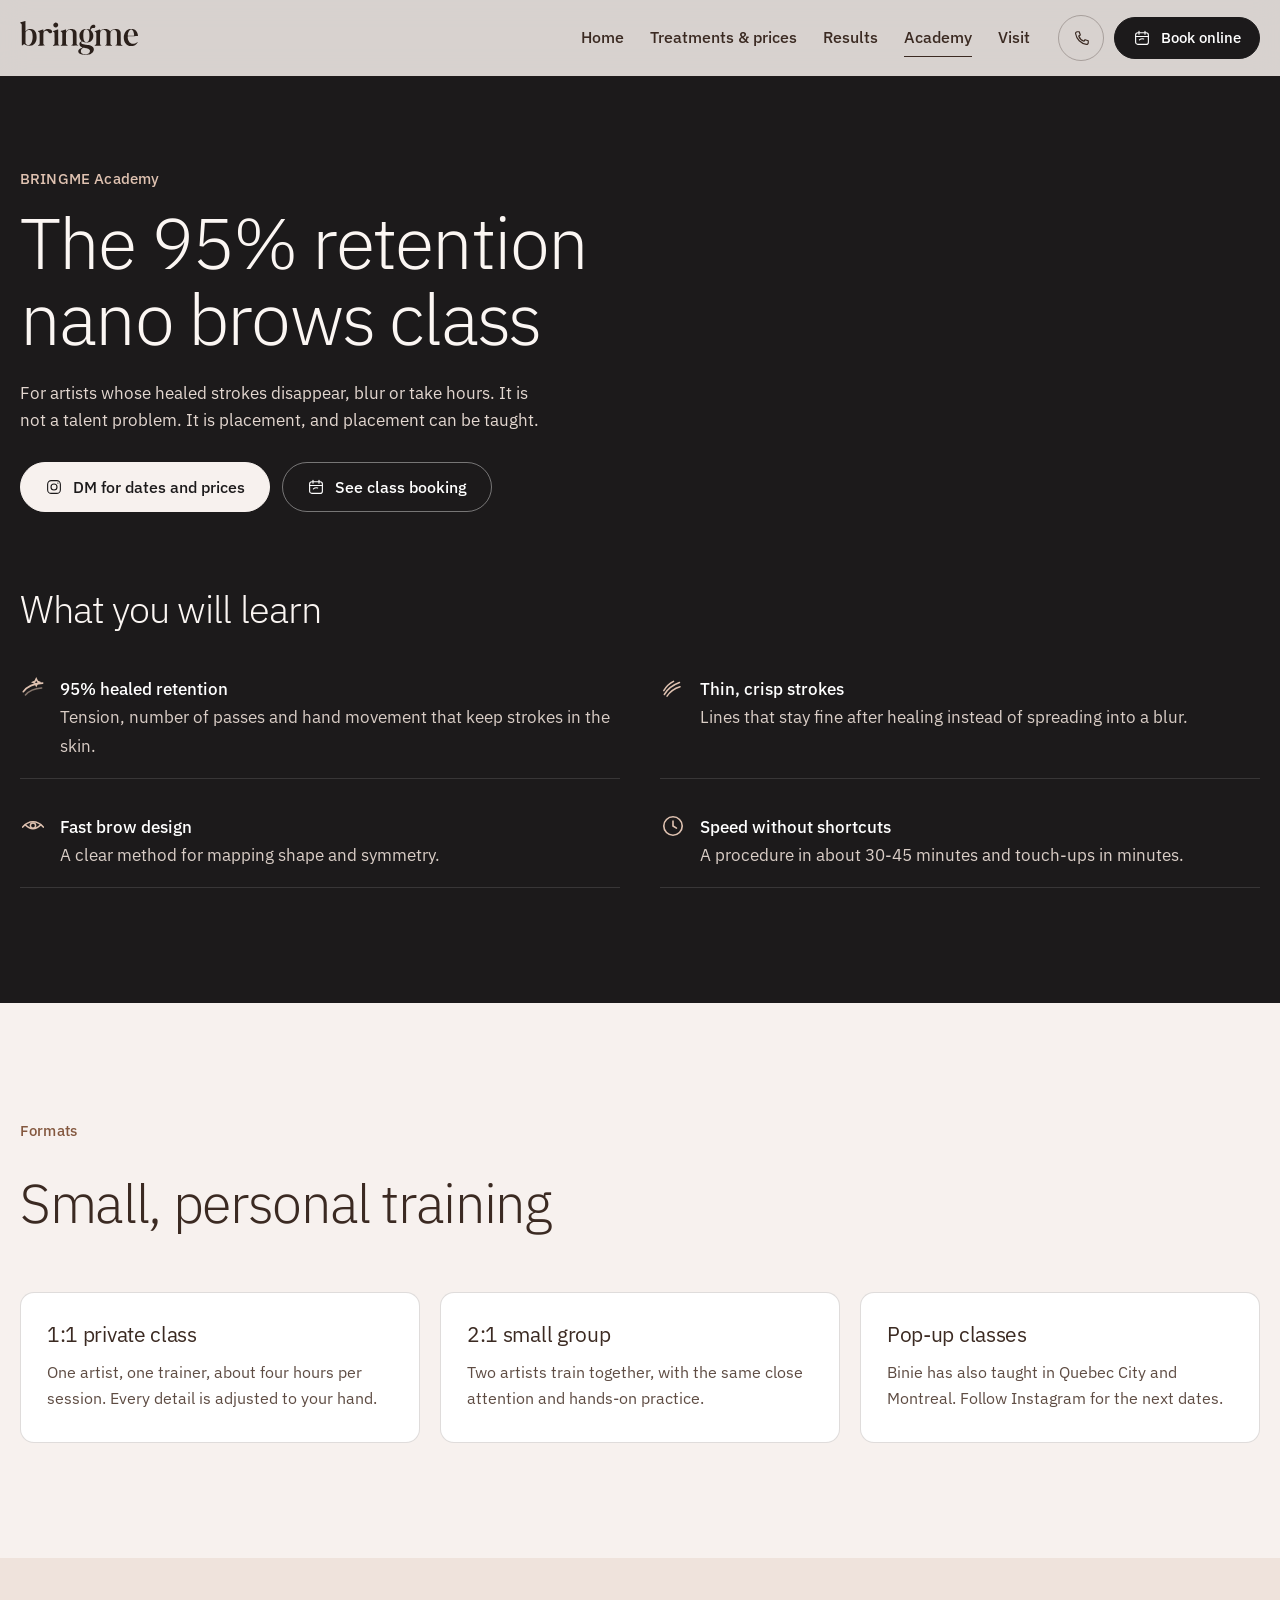
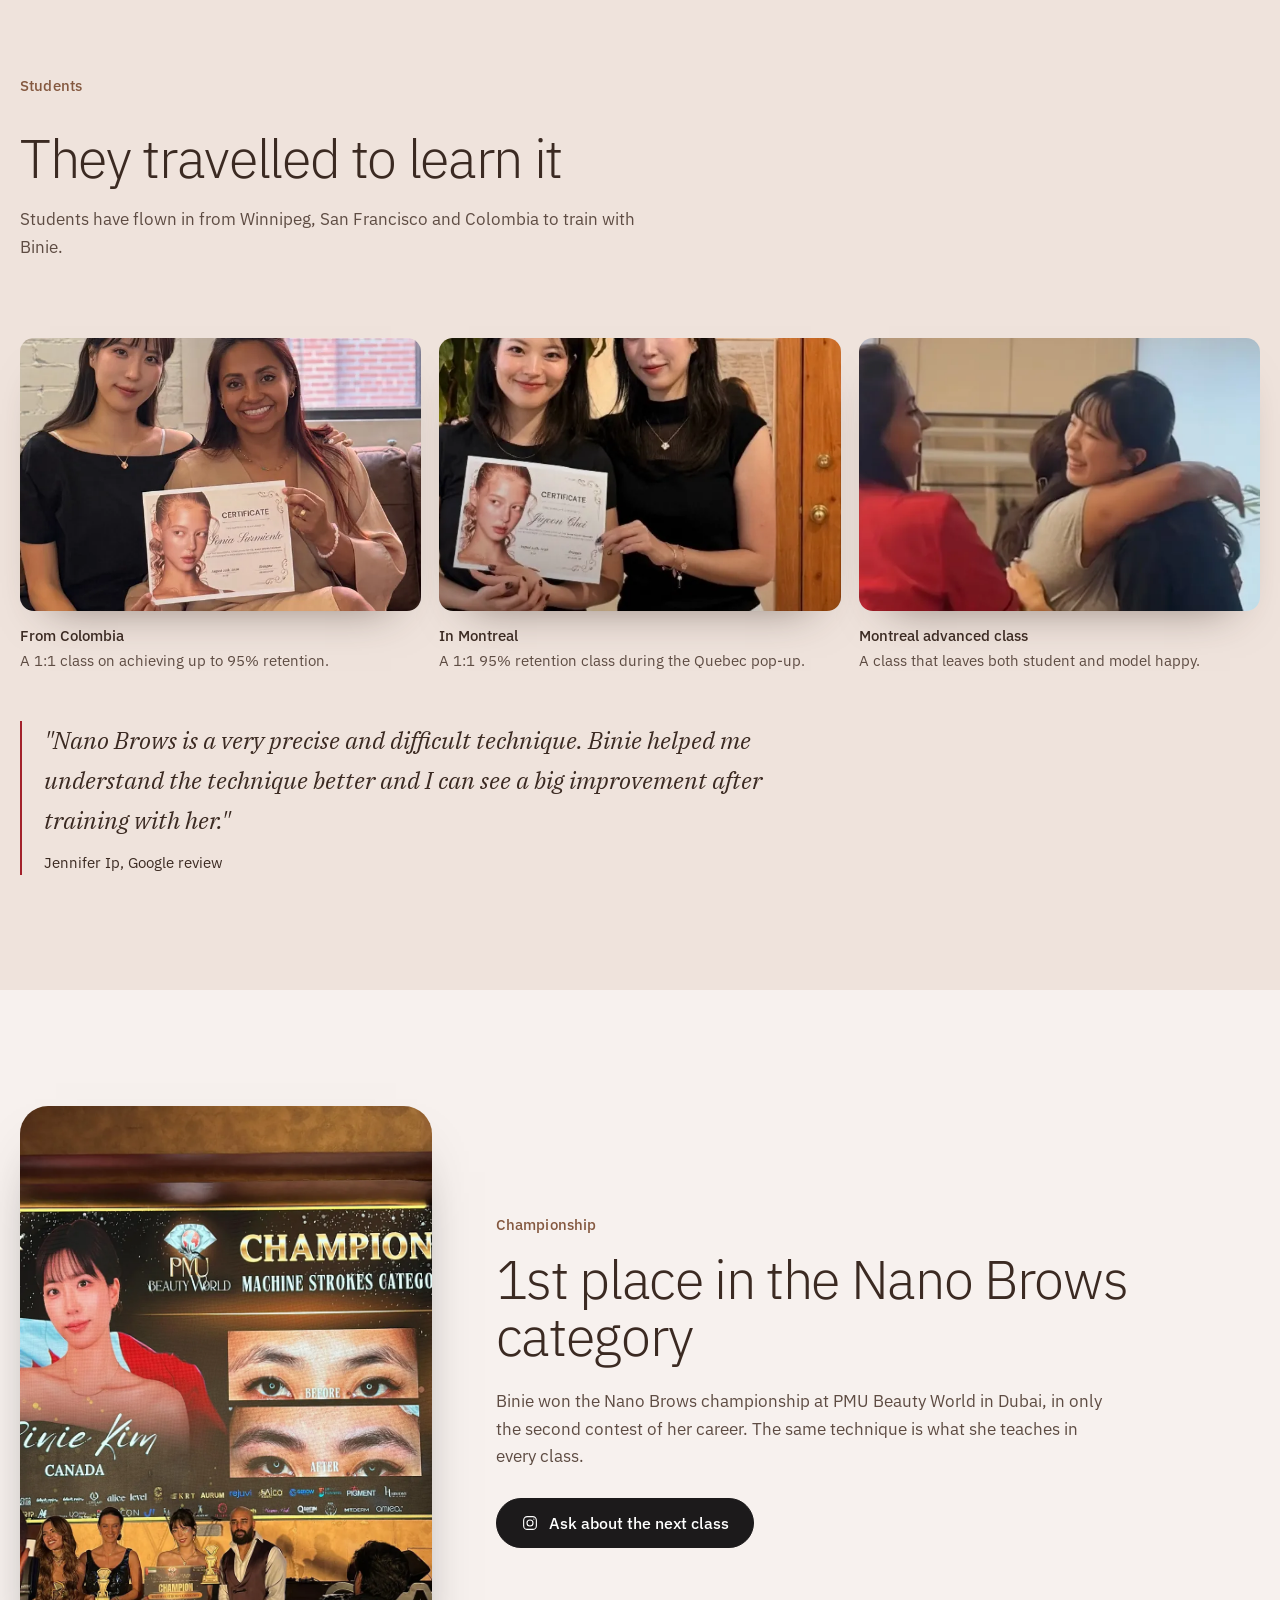
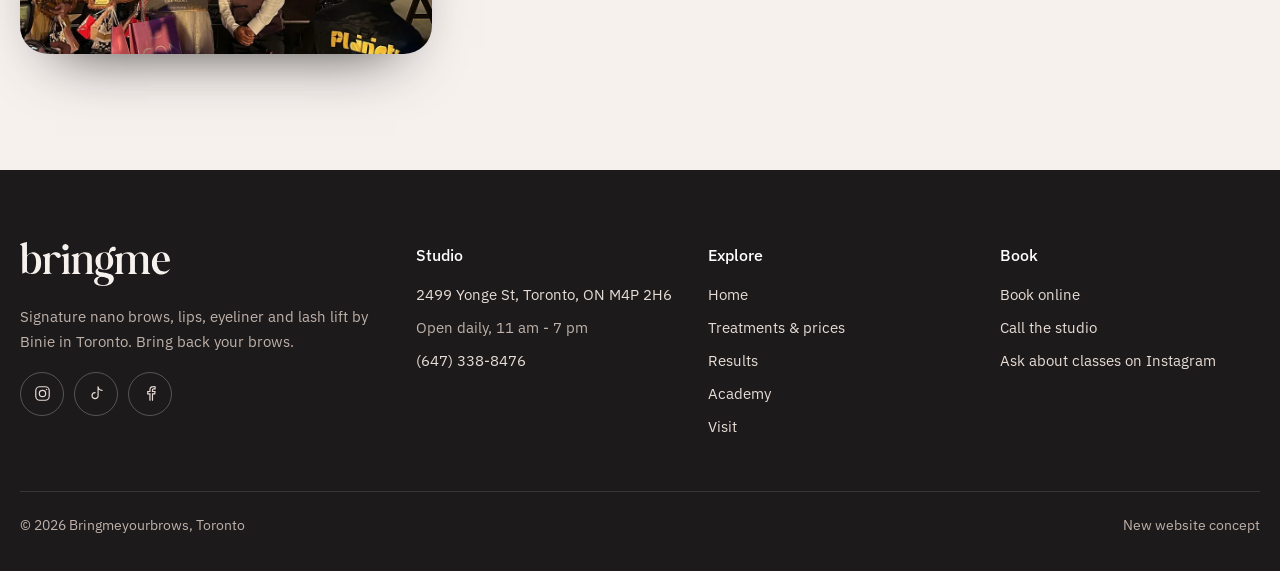
<file: academy.html>
<!doctype html>
<html lang="en">
<head>
<meta charset="utf-8">
<meta name="viewport" content="width=device-width, initial-scale=1">
<title>Nano Brows Academy - Bringmeyourbrows Toronto</title>
<meta name="description" content="Private 1:1 and 2:1 nano brows classes with Binie: the 95% healed retention technique.">
<meta name="robots" content="noindex, nofollow">
<meta name="theme-color" content="#f7f1ee">
<meta property="og:type" content="website">
<meta property="og:site_name" content="Bringmeyourbrows">
<meta property="og:title" content="Nano Brows Academy - Bringmeyourbrows Toronto">
<meta property="og:description" content="Private 1:1 and 2:1 nano brows classes with Binie: the 95% healed retention technique.">
<meta property="og:url" content="https://konkos-design.github.io/bringmeyourbrows/academy.html">
<meta property="og:image" content="https://konkos-design.github.io/bringmeyourbrows/img/og.jpg">
<meta property="og:image:width" content="1200">
<meta property="og:image:height" content="630">
<meta name="twitter:card" content="summary_large_image">
<meta name="twitter:title" content="Nano Brows Academy - Bringmeyourbrows Toronto">
<meta name="twitter:description" content="Private 1:1 and 2:1 nano brows classes with Binie: the 95% healed retention technique.">
<meta name="twitter:image" content="https://konkos-design.github.io/bringmeyourbrows/img/og.jpg">
<link rel="icon" href="img/favicon.svg" type="image/svg+xml">
<link rel="apple-touch-icon" href="img/apple-touch-icon.png">
<script>(function(d){if(!matchMedia("(prefers-reduced-motion: reduce)").matches){d.classList.add("js-anim");setTimeout(function(){d.classList.remove("js-anim")},3500)}})(document.documentElement)</script>
<link rel="preload" href="fonts/plex-sans-300.woff2" as="font" type="font/woff2" crossorigin>
<link rel="stylesheet" href="css/style.css">

</head>
<body>
<a class="skip" href="#main">Skip to content</a>
<header class="site-head"><div class="wrap site-head__in">
<a class="brand" href="index.html" aria-label="bringme - home"><img src="img/logo.svg" alt="bringme" width="118" height="35"></a>
<nav class="nav" aria-label="Main"><a href="index.html">Home</a><a href="services.html">Treatments & prices</a><a href="results.html">Results</a><a href="academy.html" aria-current="page">Academy</a><a href="contact.html">Visit</a></nav>
<div class="head-cta"><a class="icon-btn" href="tel:+16473388476" aria-label="Call (647) 338-8476"><svg viewBox="0 0 24 24" fill="none" stroke="currentColor" stroke-width="1.5" stroke-linecap="round" stroke-linejoin="round" aria-hidden="true"><path d="M6.5 3.5h2.6l1.4 4-2 1.3a11 11 0 0 0 6.7 6.7l1.3-2 4 1.4v2.6a2 2 0 0 1-2.2 2A16.5 16.5 0 0 1 4.5 5.7a2 2 0 0 1 2-2.2z"/></svg></a><a class="btn btn--sm" href="https://bringmeyourbrows.as.me/" target="_blank" rel="noopener"><svg viewBox="0 0 24 24" fill="none" stroke="currentColor" stroke-width="1.5" stroke-linecap="round" aria-hidden="true"><rect x="3.5" y="5" width="17" height="15.5" rx="3"/><path d="M8 3v4M16 3v4M3.5 10h17M8.5 14.5c1.5-1.3 3.4-1.8 5.8-1.2"/></svg><span>Book online</span></a><button class="burger" aria-label="Menu" aria-expanded="false" aria-controls="mnav"><span></span><span></span></button></div>
</div></header>
<div class="mnav" id="mnav" inert><a class="mlink" href="index.html">Home</a><a class="mlink" href="services.html">Treatments & prices</a><a class="mlink" href="results.html">Results</a><a class="mlink" href="academy.html">Academy</a><a class="mlink" href="contact.html">Visit</a>
<div class="cta-row"><a class="btn" href="https://bringmeyourbrows.as.me/" target="_blank" rel="noopener"><svg viewBox="0 0 24 24" fill="none" stroke="currentColor" stroke-width="1.5" stroke-linecap="round" aria-hidden="true"><rect x="3.5" y="5" width="17" height="15.5" rx="3"/><path d="M8 3v4M16 3v4M3.5 10h17M8.5 14.5c1.5-1.3 3.4-1.8 5.8-1.2"/></svg><span>Book online</span></a><a class="btn btn--ghost" href="tel:+16473388476"><svg viewBox="0 0 24 24" fill="none" stroke="currentColor" stroke-width="1.5" stroke-linecap="round" stroke-linejoin="round" aria-hidden="true"><path d="M6.5 3.5h2.6l1.4 4-2 1.3a11 11 0 0 0 6.7 6.7l1.3-2 4 1.4v2.6a2 2 0 0 1-2.2 2A16.5 16.5 0 0 1 4.5 5.7a2 2 0 0 1 2-2.2z"/></svg><span>Call now</span></a></div>
<small>2499 Yonge St, Toronto, ON M4P 2H6<br>Open daily, 11 am - 7 pm</small></div>
<main id="main">

<section class="phero dark" aria-labelledby="ph-h"><svg class="phero__brow draw" viewBox="0 20 650 190" fill="none" stroke-linecap="round" aria-hidden="true"><path d="M44.8 162.1Q42.0 145.3 44.6 128.4" stroke-width="1.15"/>
<path d="M48.2 159.1Q46.0 145.5 48.3 131.8" stroke-width="1.11"/>
<path d="M52.8 149.4Q50.4 133.1 53.1 116.7" stroke-width="1.77"/>
<path d="M54.8 158.5Q52.2 145.5 53.8 132.3" stroke-width="1.05"/>
<path d="M54.4 171.3Q50.7 153.2 52.9 135.0" stroke-width="1.47"/>
<path d="M58.1 170.9Q56.2 156.6 59.0 142.4" stroke-width="1.37"/>
<path d="M66.6 143.4Q66.9 125.6 72.7 108.7" stroke-width="1.25"/>
<path d="M66.6 167.5Q64.4 146.9 68.8 126.6" stroke-width="1.09"/>
<path d="M70.1 174.5Q68.4 153.5 73.3 132.9" stroke-width="1.17"/>
<path d="M79.5 159.1Q81.5 142.4 88.7 127.1" stroke-width="1.45"/>
<path d="M81.8 151.7Q82.2 136.4 87.4 121.9" stroke-width="1.77"/>
<path d="M87.0 169.9Q87.9 154.2 93.6 139.6" stroke-width="1.37"/>
<path d="M93.0 149.5Q94.1 132.7 100.5 117.1" stroke-width="1.34"/>
<path d="M96.5 158.8Q99.5 145.2 106.7 133.3" stroke-width="1.8"/>
<path d="M99.1 165.4Q103.8 146.1 114.3 129.3" stroke-width="1.03"/>
<path d="M106.0 155.5Q108.2 136.9 116.0 119.9" stroke-width="1.31"/>
<path d="M110.3 162.7Q113.9 148.5 121.6 136.1" stroke-width="1.3"/>
<path d="M120.0 135.3Q124.2 119.8 132.9 106.3" stroke-width="1.15"/>
<path d="M123.7 136.4Q128.3 123.2 136.8 112.1" stroke-width="1.13"/>
<path d="M131.2 147.3Q136.9 131.9 147.2 119.0" stroke-width="1.48"/>
<path d="M135.0 160.4Q152.8 140.9 175.9 127.9" stroke-width="1.59"/>
<path d="M141.3 143.5Q158.5 130.4 178.8 123.2" stroke-width="1.74"/>
<path d="M149.9 156.7Q167.0 141.2 188.1 131.9" stroke-width="1.22"/>
<path d="M155.5 151.9Q168.5 137.8 185.2 128.5" stroke-width="1.2"/>
<path d="M156.4 147.8Q176.0 130.5 200.0 120.2" stroke-width="1.29"/>
<path d="M167.6 111.1Q190.6 108.3 213.2 112.8" stroke-width="1.47"/>
<path d="M173.0 135.4Q187.1 122.2 204.6 114.2" stroke-width="1.02"/>
<path d="M177.0 134.3Q192.0 122.3 210.1 115.6" stroke-width="1.06"/>
<path d="M182.1 120.8Q205.3 119.1 227.9 124.7" stroke-width="1.63"/>
<path d="M189.5 138.6Q208.8 123.1 232.0 114.5" stroke-width="1.76"/>
<path d="M190.2 131.2Q205.6 114.9 225.3 104.3" stroke-width="1.47"/>
<path d="M199.0 150.4Q218.7 134.4 242.4 125.3" stroke-width="1.58"/>
<path d="M203.3 117.3Q223.1 114.5 242.8 118.0" stroke-width="1.41"/>
<path d="M209.9 137.1Q221.1 125.8 235.2 118.5" stroke-width="1.4"/>
<path d="M216.2 105.9Q231.6 102.7 247.2 104.4" stroke-width="1.11"/>
<path d="M222.3 124.6Q237.2 113.2 254.9 107.0" stroke-width="1.4"/>
<path d="M226.1 129.5Q241.8 114.8 261.3 105.7" stroke-width="1.7"/>
<path d="M233.2 119.5Q245.5 108.3 260.7 101.5" stroke-width="1.28"/>
<path d="M242.4 144.4Q259.7 127.1 281.5 116.0" stroke-width="1.09"/>
<path d="M246.3 100.5Q265.0 98.8 283.4 103.0" stroke-width="1.54"/>
<path d="M254.2 103.2Q272.2 100.8 290.0 104.1" stroke-width="1.22"/>
<path d="M259.8 110.2Q277.8 106.5 296.0 108.6" stroke-width="1.51"/>
<path d="M264.5 133.0Q278.5 122.6 295.1 117.2" stroke-width="1.64"/>
<path d="M274.4 134.8Q288.7 121.1 306.5 112.6" stroke-width="1.77"/>
<path d="M278.9 129.9Q291.6 119.4 307.0 113.5" stroke-width="1.6"/>
<path d="M284.0 136.8Q300.2 122.1 320.1 113.3" stroke-width="1.31"/>
<path d="M293.4 93.5Q315.8 88.1 338.8 90.0" stroke-width="1.1"/>
<path d="M297.1 106.3Q315.1 105.0 332.5 109.4" stroke-width="1.37"/>
<path d="M303.9 125.1Q321.6 112.4 342.4 105.8" stroke-width="1.17"/>
<path d="M313.2 86.8Q332.4 85.8 350.9 90.8" stroke-width="1.21"/>
<path d="M316.3 131.9Q327.9 122.9 341.8 117.9" stroke-width="1.44"/>
<path d="M323.7 108.4Q339.3 93.8 358.7 84.9" stroke-width="1.34"/>
<path d="M325.4 105.9Q343.6 93.1 364.8 86.5" stroke-width="1.12"/>
<path d="M334.6 95.5Q354.7 94.1 374.2 99.0" stroke-width="1.46"/>
<path d="M341.5 92.9Q360.2 90.1 378.8 93.2" stroke-width="1.42"/>
<path d="M347.7 101.2Q361.2 90.4 377.4 84.4" stroke-width="1.24"/>
<path d="M349.4 101.6Q363.6 90.2 380.6 83.8" stroke-width="1.43"/>
<path d="M357.0 97.7Q373.6 83.2 393.9 74.6" stroke-width="1.44"/>
<path d="M364.6 119.1Q376.2 109.4 390.3 103.8" stroke-width="1.33"/>
<path d="M369.8 81.2Q387.2 78.3 404.6 81.0" stroke-width="1.27"/>
<path d="M374.3 80.0Q392.2 79.4 409.5 84.4" stroke-width="1.15"/>
<path d="M377.6 80.0Q397.2 76.1 417.1 78.5" stroke-width="1.03"/>
<path d="M381.4 121.9Q396.8 110.0 415.2 103.4" stroke-width="1.5"/>
<path d="M384.7 88.0Q401.9 84.4 419.5 86.3" stroke-width="1.57"/>
<path d="M391.2 80.1Q409.1 75.8 427.5 77.3" stroke-width="1.43"/>
<path d="M397.8 95.2Q409.4 85.8 423.4 80.5" stroke-width="1.19"/>
<path d="M399.9 81.8Q415.6 80.8 430.8 84.7" stroke-width="1.71"/>
<path d="M401.9 83.0Q415.5 80.1 429.4 81.7" stroke-width="1.11"/>
<path d="M408.6 100.4Q425.2 88.2 444.8 81.9" stroke-width="1.16"/>
<path d="M411.3 80.4Q428.3 76.5 445.6 78.2" stroke-width="1.73"/>
<path d="M424.5 111.1Q440.0 100.4 458.0 95.1" stroke-width="1.64"/>
<path d="M428.1 115.0Q443.1 105.8 460.2 101.8" stroke-width="1.12"/>
<path d="M429.0 106.3Q446.6 96.0 466.6 91.7" stroke-width="1.46"/>
<path d="M425.9 83.7Q439.1 80.9 452.4 82.4" stroke-width="1.37"/>
<path d="M435.4 94.6Q446.2 88.0 458.5 85.0" stroke-width="1.68"/>
<path d="M437.7 93.2Q451.3 85.5 466.6 82.4" stroke-width="1.48"/>
<path d="M434.7 77.2Q447.7 75.5 460.5 77.9" stroke-width="1.46"/>
<path d="M442.9 86.3Q458.2 76.6 475.8 72.2" stroke-width="1.73"/>
<path d="M444.2 77.0Q459.5 77.1 474.0 81.9" stroke-width="1.7"/>
<path d="M447.8 77.2Q463.0 77.5 477.3 82.4" stroke-width="1.06"/>
<path d="M457.6 90.8Q470.0 82.8 484.3 79.1" stroke-width="1.19"/>
<path d="M458.4 81.6Q475.2 81.1 491.4 86.0" stroke-width="1.43"/>
<path d="M450.8 66.5Q467.9 67.2 483.9 73.3" stroke-width="1.78"/>
<path d="M463.7 83.9Q476.6 79.0 490.4 78.3" stroke-width="1.4"/>
<path d="M469.2 82.7Q482.9 82.2 496.0 86.1" stroke-width="1.72"/>
<path d="M476.4 89.0Q491.7 85.0 507.5 86.0" stroke-width="1.51"/>
<path d="M494.7 108.2Q511.0 103.2 528.0 103.6" stroke-width="1.31"/>
<path d="M489.5 95.0Q506.8 91.7 524.2 93.9" stroke-width="1.34"/>
<path d="M494.9 99.6Q508.1 95.6 521.8 96.0" stroke-width="1.39"/>
<path d="M477.4 72.7Q493.7 76.2 508.1 84.6" stroke-width="1.01"/>
<path d="M509.6 110.3Q525.6 105.6 542.2 106.2" stroke-width="1.04"/>
<path d="M502.6 96.3Q518.6 93.7 534.7 96.3" stroke-width="1.06"/>
<path d="M508.1 96.5Q525.8 94.2 543.3 97.6" stroke-width="1.04"/>
<path d="M497.1 81.9Q508.3 86.4 517.6 94.2" stroke-width="1.48"/>
<path d="M507.3 90.5Q519.7 89.3 531.8 92.0" stroke-width="1.29"/>
<path d="M519.7 101.5Q533.3 99.7 546.9 102.2" stroke-width="1.51"/>
<path d="M526.1 103.5Q542.5 103.8 557.8 109.2" stroke-width="1.76"/>
<path d="M534.1 109.2Q550.7 107.7 567.0 111.6" stroke-width="1.22"/>
<path d="M524.8 94.8Q535.6 100.0 544.2 108.4" stroke-width="1.6"/>
<path d="M539.9 110.8Q556.4 112.7 571.6 119.6" stroke-width="1.5"/>
<path d="M543.0 111.7Q553.8 111.0 564.4 113.7" stroke-width="1.43"/>
<path d="M551.4 118.2Q565.5 119.3 578.5 124.7" stroke-width="1.39"/>
<path d="M550.9 113.2Q562.2 113.9 572.7 118.0" stroke-width="1.64"/>
<path d="M545.6 103.2Q558.7 111.0 568.7 122.4" stroke-width="1.34"/>
<path d="M549.7 105.5Q562.7 111.7 573.1 121.7" stroke-width="1.23"/>
<path d="M556.4 108.9Q569.5 114.7 580.0 124.3" stroke-width="1.37"/>
<path d="M563.6 116.0Q577.2 117.2 589.8 122.5" stroke-width="1.24"/>
<path d="M576.1 127.3Q590.2 128.0 603.3 133.1" stroke-width="1.56"/>
<path d="M569.6 116.8Q583.4 123.6 594.3 134.4" stroke-width="1.29"/>
<path d="M579.3 125.5Q593.4 126.2 606.7 131.2" stroke-width="1.35"/>
<path d="M583.6 128.1Q595.8 129.2 607.0 134.1" stroke-width="1.07"/>
<path d="M589.3 133.0Q602.3 135.2 614.1 141.3" stroke-width="1.59"/>
<path d="M588.1 129.6Q601.3 130.4 613.5 135.3" stroke-width="1.14"/>
<path d="M589.7 127.2Q598.5 131.5 605.4 138.3" stroke-width="1.44"/>
<path d="M592.2 128.1Q604.5 135.3 613.9 145.9" stroke-width="1.47"/>
<path d="M596.4 132.7Q607.4 133.8 617.6 138.2" stroke-width="1.72"/>
<path d="M598.4 133.3Q610.9 138.9 621.1 148.1" stroke-width="1.2"/>
<path d="M601.3 134.2Q613.4 140.6 622.9 150.4" stroke-width="1.28"/>
<path d="M605.7 138.0Q617.6 138.3 628.9 142.4" stroke-width="1.57"/>
<path d="M607.8 138.6Q620.5 140.6 631.9 146.5" stroke-width="1.64"/></svg>
 <div class="wrap"><span class="kicker">BRINGME Academy</span><h1 id="ph-h">The 95% retention nano brows class</h1>
 <p class="lead">For artists whose healed strokes disappear, blur or take hours. It is not a talent problem. It is placement, and placement can be taught.</p>
 <div class="cta-row" style="margin-top:28px"><a class="btn btn--light" href="https://ig.me/m/bringmeyourbrows" target="_blank" rel="noopener"><svg viewBox="0 0 24 24" fill="none" stroke="currentColor" stroke-width="1.5" aria-hidden="true"><rect x="3.5" y="3.5" width="17" height="17" rx="5"/><circle cx="12" cy="12" r="4"/><circle cx="17.2" cy="6.8" r=".9" fill="currentColor" stroke="none"/></svg><span>DM for dates and prices</span></a><a class="btn btn--line-light" href="https://bringmeyourbrows.as.me/" target="_blank" rel="noopener"><svg viewBox="0 0 24 24" fill="none" stroke="currentColor" stroke-width="1.5" stroke-linecap="round" aria-hidden="true"><rect x="3.5" y="5" width="17" height="15.5" rx="3"/><path d="M8 3v4M16 3v4M3.5 10h17M8.5 14.5c1.5-1.3 3.4-1.8 5.8-1.2"/></svg><span>See class booking</span></a></div></div>
</section>
<section class="dark" style="padding-top:0" aria-labelledby="learn-h"><div class="wrap">
 <h2 id="learn-h" class="rv" style="margin-bottom:28px;font-size:clamp(1.8rem,3vw,2.6rem)">What you will learn</h2>
 <ul class="learn">
  <li class="rv"><svg viewBox="0 0 24 24" fill="none" stroke="currentColor" stroke-width="1.4" stroke-linecap="round" aria-hidden="true"><path d="M3 15.5c3.2-4.6 8-7.5 18-8"/><path d="M5 18.5c3-3.6 7.5-6 15-6.5" opacity=".55"/><path d="M15 3.5l1 2.2 2.2 1-2.2 1-1 2.2-1-2.2-2.2-1 2.2-1z"/></svg><span><b>95% healed retention</b>Tension, number of passes and hand movement that keep strokes in the skin.</span></li>
  <li class="rv rv-d1"><svg viewBox="0 0 24 24" fill="none" stroke="currentColor" stroke-width="1.4" stroke-linecap="round" aria-hidden="true"><path d="M4 18c3-5 7-8.5 14-11"/><path d="M6.5 19.5c2.7-4 6.2-6.8 12-8.6"/><path d="M3.5 14.5c2-3.6 4.6-6.4 9-8.6"/></svg><span><b>Thin, crisp strokes</b>Lines that stay fine after healing instead of spreading into a blur.</span></li>
  <li class="rv"><svg viewBox="0 0 24 24" fill="none" stroke="currentColor" stroke-width="1.4" stroke-linecap="round" aria-hidden="true"><path d="M2.5 13c5.5-6.5 13.5-6.5 19 0"/><path d="M5 11c4.5 4.5 9.5 4.5 14 0"/><circle cx="12" cy="11.6" r="2.4"/></svg><span><b>Fast brow design</b>A clear method for mapping shape and symmetry.</span></li>
  <li class="rv rv-d1"><svg viewBox="0 0 24 24" fill="none" stroke="currentColor" stroke-width="1.5" stroke-linecap="round" aria-hidden="true"><circle cx="12" cy="12" r="8.5"/><path d="M12 7.5V12l3.2 2"/></svg><span><b>Speed without shortcuts</b>A procedure in about 30-45 minutes and touch-ups in minutes.</span></li>
 </ul>
</div></section>
<section aria-labelledby="fmt-h"><div class="wrap">
 <div class="sec-head"><span class="kicker rv">Formats</span><h2 id="fmt-h" class="rv">Small, personal training</h2></div>
 <div class="formats">
  <div class="format rv"><h3>1:1 private class</h3><p>One artist, one trainer, about four hours per session. Every detail is adjusted to your hand.</p></div>
  <div class="format rv rv-d1"><h3>2:1 small group</h3><p>Two artists train together, with the same close attention and hands-on practice.</p></div>
  <div class="format rv rv-d2"><h3>Pop-up classes</h3><p>Binie has also taught in Quebec City and Montreal. Follow Instagram for the next dates.</p></div>
 </div>
</div></section>
<section style="background:var(--blush)" aria-labelledby="st-h"><div class="wrap">
 <div class="sec-head"><span class="kicker rv">Students</span><h2 id="st-h" class="rv">They travelled to learn it</h2><p class="rv">Students have flown in from Winnipeg, San Francisco and Colombia to train with Binie.</p></div>
 <div class="stories">
  <figure class="story rv"><div class="ph"><img src="img/a-colombia.webp" alt="Student from Colombia with Binie and her certificate" loading="lazy"></div><figcaption><b>From Colombia</b>A 1:1 class on achieving up to 95% retention.</figcaption></figure>
  <figure class="story rv rv-d1"><div class="ph"><img src="img/a-montreal.webp" alt="Student with her certificate after a class in Montreal" loading="lazy"></div><figcaption><b>In Montreal</b>A 1:1 95% retention class during the Quebec pop-up.</figcaption></figure>
  <figure class="story rv rv-d2"><div class="ph"><img src="img/a-hug.webp" alt="Student and model hugging after the advanced class" loading="lazy"></div><figcaption><b>Montreal advanced class</b>A class that leaves both student and model happy.</figcaption></figure>
 </div>
 <blockquote class="quote rv" style="margin:48px 0 0;max-width:760px;font-size:clamp(1.2rem,2vw,1.5rem);color:var(--pigment);border-left:2px solid var(--apple);padding-left:22px">"Nano Brows is a very precise and difficult technique. Binie helped me understand the technique better and I can see a big improvement after training with her."<footer style="font-family:Plex,sans-serif;font-style:normal;font-size:.95rem;margin-top:10px">Jennifer Ip, Google review</footer></blockquote>
</div></section>
<section aria-labelledby="ch-h"><div class="wrap champ">
 <div class="ph rv"><img src="img/a-champion.webp" alt="Binie at the PMU Beauty World championship stage" loading="lazy" width="900" height="1600"></div>
 <div><span class="kicker rv">Championship</span><h2 id="ch-h" class="rv">1st place in the Nano Brows category</h2>
 <p class="lead rv rv-d1" style="margin-top:22px">Binie won the Nano Brows championship at PMU Beauty World in Dubai, in only the second contest of her career. The same technique is what she teaches in every class.</p>
 <div class="cta-row rv rv-d2" style="margin-top:28px"><a class="btn" href="https://ig.me/m/bringmeyourbrows" target="_blank" rel="noopener"><svg viewBox="0 0 24 24" fill="none" stroke="currentColor" stroke-width="1.5" aria-hidden="true"><rect x="3.5" y="3.5" width="17" height="17" rx="5"/><circle cx="12" cy="12" r="4"/><circle cx="17.2" cy="6.8" r=".9" fill="currentColor" stroke="none"/></svg><span>Ask about the next class</span></a></div></div>
</div></section>

</main>
<footer class="foot"><div class="wrap">
<div class="foot__grid">
<div><img class="brand" src="img/logo-light.svg" alt="bringme" width="150" height="44" loading="lazy">
<p>Signature nano brows, lips, eyeliner and lash lift by Binie in Toronto. Bring back your brows.</p>
<div class="socials"><a href="https://www.instagram.com/bringmeyourbrows/" target="_blank" rel="noopener" aria-label="Instagram"><svg viewBox="0 0 24 24" fill="none" stroke="currentColor" stroke-width="1.5" aria-hidden="true"><rect x="3.5" y="3.5" width="17" height="17" rx="5"/><circle cx="12" cy="12" r="4"/><circle cx="17.2" cy="6.8" r=".9" fill="currentColor" stroke="none"/></svg></a><a href="https://www.tiktok.com/@bringmeyourbrows" target="_blank" rel="noopener" aria-label="TikTok"><svg viewBox="0 0 24 24" fill="none" stroke="currentColor" stroke-width="1.5" stroke-linecap="round" stroke-linejoin="round" aria-hidden="true"><path d="M14 3.5v11.2a3.8 3.8 0 1 1-3.8-3.8M14 3.5c.4 2.6 2.2 4.3 5 4.6"/></svg></a><a href="https://www.facebook.com/profile.php?id=61592809074339" target="_blank" rel="noopener" aria-label="Facebook"><svg viewBox="0 0 24 24" fill="none" stroke="currentColor" stroke-width="1.5" stroke-linecap="round" aria-hidden="true"><path d="M14.5 20.5v-8h2.8l.4-3h-3.2V7.6c0-.9.3-1.5 1.6-1.5h1.7V3.5a20 20 0 0 0-2.5-.1c-2.4 0-4 1.5-4 4.1v2h-2.8v3h2.8v8"/></svg></a></div></div>
<div><p class="fh">Studio</p><ul><li><a href="https://www.google.com/maps/search/?api=1&query=Bringmeyourbrows&query_place_id=ChIJqfvT6GYzK4gRKS0dmANGyPU" target="_blank" rel="noopener">2499 Yonge St, Toronto, ON M4P 2H6</a></li><li>Open daily, 11 am - 7 pm</li><li><a href="tel:+16473388476">(647) 338-8476</a></li></ul></div>
<div><p class="fh">Explore</p><ul><li><a href="index.html">Home</a></li><li><a href="services.html">Treatments & prices</a></li><li><a href="results.html">Results</a></li><li><a href="academy.html">Academy</a></li><li><a href="contact.html">Visit</a></li></ul></div>
<div><p class="fh">Book</p><ul><li><a href="https://bringmeyourbrows.as.me/" target="_blank" rel="noopener">Book online</a></li><li><a href="tel:+16473388476">Call the studio</a></li><li><a href="https://ig.me/m/bringmeyourbrows" target="_blank" rel="noopener">Ask about classes on Instagram</a></li></ul></div>
</div>
<div class="foot__bottom"><span>&copy; 2026 Bringmeyourbrows, Toronto</span><span>New website concept</span></div>
</div></footer>
<script src="js/gsap.min.js" defer></script>
<script src="js/ScrollTrigger.min.js" defer></script>
<script src="js/main.js" defer></script>
</body>
</html>
</file>
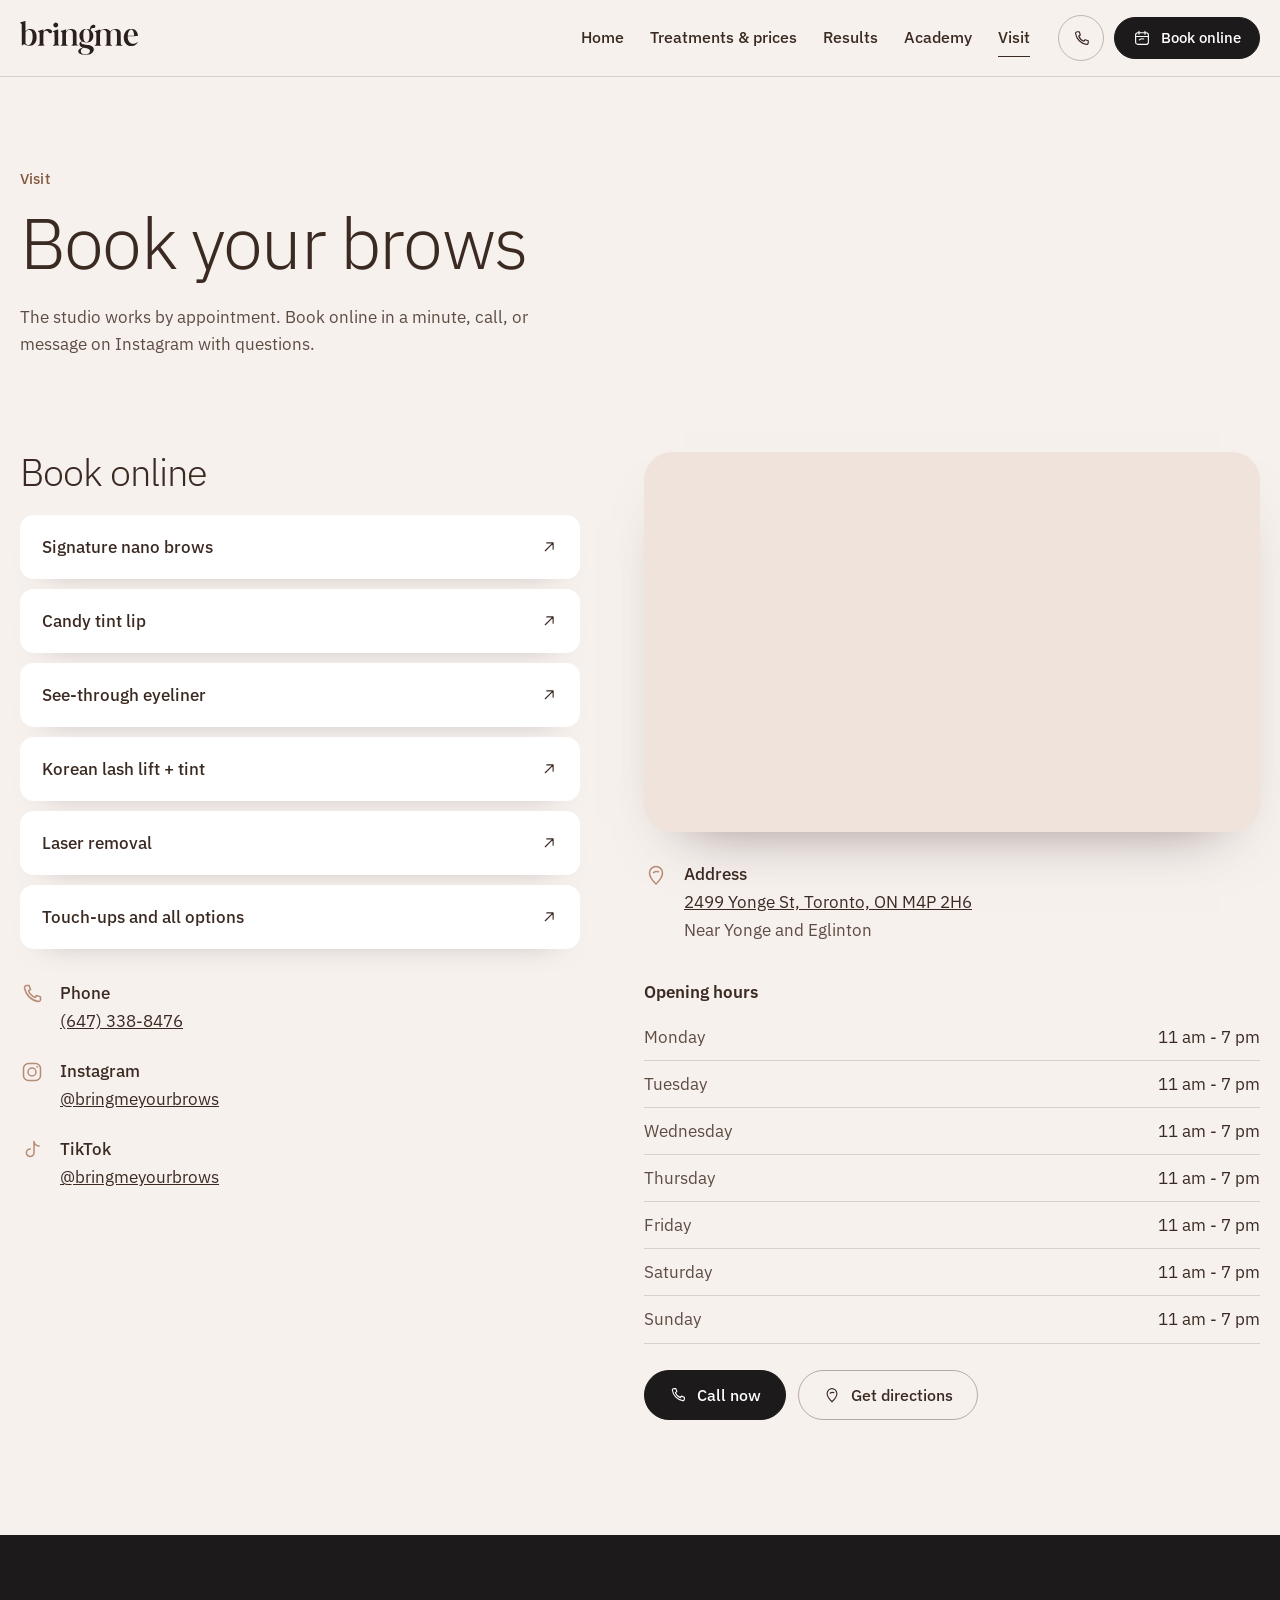
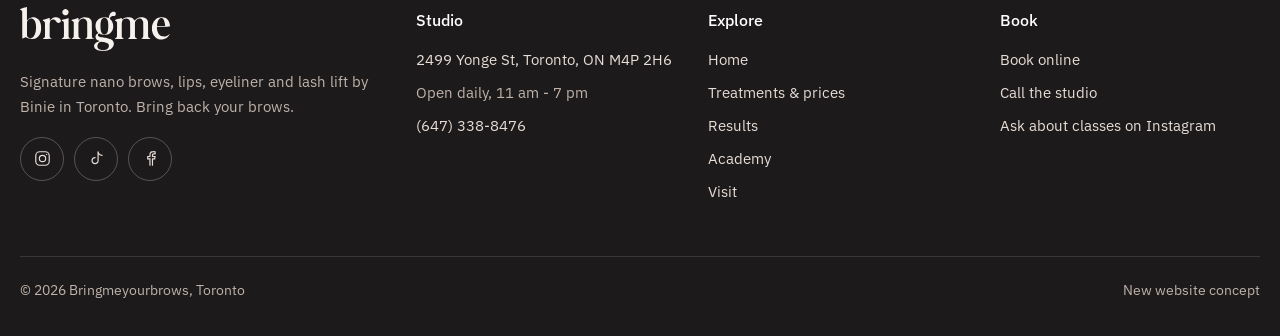
<file: contact.html>
<!doctype html>
<html lang="en">
<head>
<meta charset="utf-8">
<meta name="viewport" content="width=device-width, initial-scale=1">
<title>Visit & Book - Bringmeyourbrows Toronto</title>
<meta name="description" content="Book Bringmeyourbrows online or call (647) 338-8476. 2499 Yonge St, Toronto. Open daily 11 am - 7 pm.">
<meta name="robots" content="noindex, nofollow">
<meta name="theme-color" content="#f7f1ee">
<meta property="og:type" content="website">
<meta property="og:site_name" content="Bringmeyourbrows">
<meta property="og:title" content="Visit & Book - Bringmeyourbrows Toronto">
<meta property="og:description" content="Book Bringmeyourbrows online or call (647) 338-8476. 2499 Yonge St, Toronto. Open daily 11 am - 7 pm.">
<meta property="og:url" content="https://konkos-design.github.io/bringmeyourbrows/contact.html">
<meta property="og:image" content="https://konkos-design.github.io/bringmeyourbrows/img/og.jpg">
<meta property="og:image:width" content="1200">
<meta property="og:image:height" content="630">
<meta name="twitter:card" content="summary_large_image">
<meta name="twitter:title" content="Visit & Book - Bringmeyourbrows Toronto">
<meta name="twitter:description" content="Book Bringmeyourbrows online or call (647) 338-8476. 2499 Yonge St, Toronto. Open daily 11 am - 7 pm.">
<meta name="twitter:image" content="https://konkos-design.github.io/bringmeyourbrows/img/og.jpg">
<link rel="icon" href="img/favicon.svg" type="image/svg+xml">
<link rel="apple-touch-icon" href="img/apple-touch-icon.png">
<script>(function(d){if(!matchMedia("(prefers-reduced-motion: reduce)").matches){d.classList.add("js-anim");setTimeout(function(){d.classList.remove("js-anim")},3500)}})(document.documentElement)</script>
<link rel="preload" href="fonts/plex-sans-300.woff2" as="font" type="font/woff2" crossorigin>
<link rel="stylesheet" href="css/style.css">
<script type="application/ld+json">{"@context": "https://schema.org", "@type": "BeautySalon", "name": "Bringmeyourbrows", "image": "https://konkos-design.github.io/bringmeyourbrows/img/og.jpg", "telephone": "+1-647-338-8476", "address": {"@type": "PostalAddress", "streetAddress": "2499 Yonge St", "addressLocality": "Toronto", "addressRegion": "ON", "postalCode": "M4P 2H6", "addressCountry": "CA"}, "geo": {"@type": "GeoCoordinates", "latitude": 43.712096, "longitude": -79.399082}, "openingHoursSpecification": [{"@type": "OpeningHoursSpecification", "dayOfWeek": ["Monday", "Tuesday", "Wednesday", "Thursday", "Friday", "Saturday", "Sunday"], "opens": "11:00", "closes": "19:00"}], "sameAs": ["https://www.instagram.com/bringmeyourbrows/", "https://www.tiktok.com/@bringmeyourbrows"], "url": "https://konkos-design.github.io/bringmeyourbrows/"}</script>
</head>
<body>
<a class="skip" href="#main">Skip to content</a>
<header class="site-head"><div class="wrap site-head__in">
<a class="brand" href="index.html" aria-label="bringme - home"><img src="img/logo.svg" alt="bringme" width="118" height="35"></a>
<nav class="nav" aria-label="Main"><a href="index.html">Home</a><a href="services.html">Treatments & prices</a><a href="results.html">Results</a><a href="academy.html">Academy</a><a href="contact.html" aria-current="page">Visit</a></nav>
<div class="head-cta"><a class="icon-btn" href="tel:+16473388476" aria-label="Call (647) 338-8476"><svg viewBox="0 0 24 24" fill="none" stroke="currentColor" stroke-width="1.5" stroke-linecap="round" stroke-linejoin="round" aria-hidden="true"><path d="M6.5 3.5h2.6l1.4 4-2 1.3a11 11 0 0 0 6.7 6.7l1.3-2 4 1.4v2.6a2 2 0 0 1-2.2 2A16.5 16.5 0 0 1 4.5 5.7a2 2 0 0 1 2-2.2z"/></svg></a><a class="btn btn--sm" href="https://bringmeyourbrows.as.me/" target="_blank" rel="noopener"><svg viewBox="0 0 24 24" fill="none" stroke="currentColor" stroke-width="1.5" stroke-linecap="round" aria-hidden="true"><rect x="3.5" y="5" width="17" height="15.5" rx="3"/><path d="M8 3v4M16 3v4M3.5 10h17M8.5 14.5c1.5-1.3 3.4-1.8 5.8-1.2"/></svg><span>Book online</span></a><button class="burger" aria-label="Menu" aria-expanded="false" aria-controls="mnav"><span></span><span></span></button></div>
</div></header>
<div class="mnav" id="mnav" inert><a class="mlink" href="index.html">Home</a><a class="mlink" href="services.html">Treatments & prices</a><a class="mlink" href="results.html">Results</a><a class="mlink" href="academy.html">Academy</a><a class="mlink" href="contact.html">Visit</a>
<div class="cta-row"><a class="btn" href="https://bringmeyourbrows.as.me/" target="_blank" rel="noopener"><svg viewBox="0 0 24 24" fill="none" stroke="currentColor" stroke-width="1.5" stroke-linecap="round" aria-hidden="true"><rect x="3.5" y="5" width="17" height="15.5" rx="3"/><path d="M8 3v4M16 3v4M3.5 10h17M8.5 14.5c1.5-1.3 3.4-1.8 5.8-1.2"/></svg><span>Book online</span></a><a class="btn btn--ghost" href="tel:+16473388476"><svg viewBox="0 0 24 24" fill="none" stroke="currentColor" stroke-width="1.5" stroke-linecap="round" stroke-linejoin="round" aria-hidden="true"><path d="M6.5 3.5h2.6l1.4 4-2 1.3a11 11 0 0 0 6.7 6.7l1.3-2 4 1.4v2.6a2 2 0 0 1-2.2 2A16.5 16.5 0 0 1 4.5 5.7a2 2 0 0 1 2-2.2z"/></svg><span>Call now</span></a></div>
<small>2499 Yonge St, Toronto, ON M4P 2H6<br>Open daily, 11 am - 7 pm</small></div>
<main id="main">

<section class="phero" aria-labelledby="ph-h"><svg class="phero__brow draw" viewBox="0 20 650 190" fill="none" stroke-linecap="round" aria-hidden="true"><path d="M44.8 162.1Q42.0 145.3 44.6 128.4" stroke-width="1.15"/>
<path d="M48.2 159.1Q46.0 145.5 48.3 131.8" stroke-width="1.11"/>
<path d="M52.8 149.4Q50.4 133.1 53.1 116.7" stroke-width="1.77"/>
<path d="M54.8 158.5Q52.2 145.5 53.8 132.3" stroke-width="1.05"/>
<path d="M54.4 171.3Q50.7 153.2 52.9 135.0" stroke-width="1.47"/>
<path d="M58.1 170.9Q56.2 156.6 59.0 142.4" stroke-width="1.37"/>
<path d="M66.6 143.4Q66.9 125.6 72.7 108.7" stroke-width="1.25"/>
<path d="M66.6 167.5Q64.4 146.9 68.8 126.6" stroke-width="1.09"/>
<path d="M70.1 174.5Q68.4 153.5 73.3 132.9" stroke-width="1.17"/>
<path d="M79.5 159.1Q81.5 142.4 88.7 127.1" stroke-width="1.45"/>
<path d="M81.8 151.7Q82.2 136.4 87.4 121.9" stroke-width="1.77"/>
<path d="M87.0 169.9Q87.9 154.2 93.6 139.6" stroke-width="1.37"/>
<path d="M93.0 149.5Q94.1 132.7 100.5 117.1" stroke-width="1.34"/>
<path d="M96.5 158.8Q99.5 145.2 106.7 133.3" stroke-width="1.8"/>
<path d="M99.1 165.4Q103.8 146.1 114.3 129.3" stroke-width="1.03"/>
<path d="M106.0 155.5Q108.2 136.9 116.0 119.9" stroke-width="1.31"/>
<path d="M110.3 162.7Q113.9 148.5 121.6 136.1" stroke-width="1.3"/>
<path d="M120.0 135.3Q124.2 119.8 132.9 106.3" stroke-width="1.15"/>
<path d="M123.7 136.4Q128.3 123.2 136.8 112.1" stroke-width="1.13"/>
<path d="M131.2 147.3Q136.9 131.9 147.2 119.0" stroke-width="1.48"/>
<path d="M135.0 160.4Q152.8 140.9 175.9 127.9" stroke-width="1.59"/>
<path d="M141.3 143.5Q158.5 130.4 178.8 123.2" stroke-width="1.74"/>
<path d="M149.9 156.7Q167.0 141.2 188.1 131.9" stroke-width="1.22"/>
<path d="M155.5 151.9Q168.5 137.8 185.2 128.5" stroke-width="1.2"/>
<path d="M156.4 147.8Q176.0 130.5 200.0 120.2" stroke-width="1.29"/>
<path d="M167.6 111.1Q190.6 108.3 213.2 112.8" stroke-width="1.47"/>
<path d="M173.0 135.4Q187.1 122.2 204.6 114.2" stroke-width="1.02"/>
<path d="M177.0 134.3Q192.0 122.3 210.1 115.6" stroke-width="1.06"/>
<path d="M182.1 120.8Q205.3 119.1 227.9 124.7" stroke-width="1.63"/>
<path d="M189.5 138.6Q208.8 123.1 232.0 114.5" stroke-width="1.76"/>
<path d="M190.2 131.2Q205.6 114.9 225.3 104.3" stroke-width="1.47"/>
<path d="M199.0 150.4Q218.7 134.4 242.4 125.3" stroke-width="1.58"/>
<path d="M203.3 117.3Q223.1 114.5 242.8 118.0" stroke-width="1.41"/>
<path d="M209.9 137.1Q221.1 125.8 235.2 118.5" stroke-width="1.4"/>
<path d="M216.2 105.9Q231.6 102.7 247.2 104.4" stroke-width="1.11"/>
<path d="M222.3 124.6Q237.2 113.2 254.9 107.0" stroke-width="1.4"/>
<path d="M226.1 129.5Q241.8 114.8 261.3 105.7" stroke-width="1.7"/>
<path d="M233.2 119.5Q245.5 108.3 260.7 101.5" stroke-width="1.28"/>
<path d="M242.4 144.4Q259.7 127.1 281.5 116.0" stroke-width="1.09"/>
<path d="M246.3 100.5Q265.0 98.8 283.4 103.0" stroke-width="1.54"/>
<path d="M254.2 103.2Q272.2 100.8 290.0 104.1" stroke-width="1.22"/>
<path d="M259.8 110.2Q277.8 106.5 296.0 108.6" stroke-width="1.51"/>
<path d="M264.5 133.0Q278.5 122.6 295.1 117.2" stroke-width="1.64"/>
<path d="M274.4 134.8Q288.7 121.1 306.5 112.6" stroke-width="1.77"/>
<path d="M278.9 129.9Q291.6 119.4 307.0 113.5" stroke-width="1.6"/>
<path d="M284.0 136.8Q300.2 122.1 320.1 113.3" stroke-width="1.31"/>
<path d="M293.4 93.5Q315.8 88.1 338.8 90.0" stroke-width="1.1"/>
<path d="M297.1 106.3Q315.1 105.0 332.5 109.4" stroke-width="1.37"/>
<path d="M303.9 125.1Q321.6 112.4 342.4 105.8" stroke-width="1.17"/>
<path d="M313.2 86.8Q332.4 85.8 350.9 90.8" stroke-width="1.21"/>
<path d="M316.3 131.9Q327.9 122.9 341.8 117.9" stroke-width="1.44"/>
<path d="M323.7 108.4Q339.3 93.8 358.7 84.9" stroke-width="1.34"/>
<path d="M325.4 105.9Q343.6 93.1 364.8 86.5" stroke-width="1.12"/>
<path d="M334.6 95.5Q354.7 94.1 374.2 99.0" stroke-width="1.46"/>
<path d="M341.5 92.9Q360.2 90.1 378.8 93.2" stroke-width="1.42"/>
<path d="M347.7 101.2Q361.2 90.4 377.4 84.4" stroke-width="1.24"/>
<path d="M349.4 101.6Q363.6 90.2 380.6 83.8" stroke-width="1.43"/>
<path d="M357.0 97.7Q373.6 83.2 393.9 74.6" stroke-width="1.44"/>
<path d="M364.6 119.1Q376.2 109.4 390.3 103.8" stroke-width="1.33"/>
<path d="M369.8 81.2Q387.2 78.3 404.6 81.0" stroke-width="1.27"/>
<path d="M374.3 80.0Q392.2 79.4 409.5 84.4" stroke-width="1.15"/>
<path d="M377.6 80.0Q397.2 76.1 417.1 78.5" stroke-width="1.03"/>
<path d="M381.4 121.9Q396.8 110.0 415.2 103.4" stroke-width="1.5"/>
<path d="M384.7 88.0Q401.9 84.4 419.5 86.3" stroke-width="1.57"/>
<path d="M391.2 80.1Q409.1 75.8 427.5 77.3" stroke-width="1.43"/>
<path d="M397.8 95.2Q409.4 85.8 423.4 80.5" stroke-width="1.19"/>
<path d="M399.9 81.8Q415.6 80.8 430.8 84.7" stroke-width="1.71"/>
<path d="M401.9 83.0Q415.5 80.1 429.4 81.7" stroke-width="1.11"/>
<path d="M408.6 100.4Q425.2 88.2 444.8 81.9" stroke-width="1.16"/>
<path d="M411.3 80.4Q428.3 76.5 445.6 78.2" stroke-width="1.73"/>
<path d="M424.5 111.1Q440.0 100.4 458.0 95.1" stroke-width="1.64"/>
<path d="M428.1 115.0Q443.1 105.8 460.2 101.8" stroke-width="1.12"/>
<path d="M429.0 106.3Q446.6 96.0 466.6 91.7" stroke-width="1.46"/>
<path d="M425.9 83.7Q439.1 80.9 452.4 82.4" stroke-width="1.37"/>
<path d="M435.4 94.6Q446.2 88.0 458.5 85.0" stroke-width="1.68"/>
<path d="M437.7 93.2Q451.3 85.5 466.6 82.4" stroke-width="1.48"/>
<path d="M434.7 77.2Q447.7 75.5 460.5 77.9" stroke-width="1.46"/>
<path d="M442.9 86.3Q458.2 76.6 475.8 72.2" stroke-width="1.73"/>
<path d="M444.2 77.0Q459.5 77.1 474.0 81.9" stroke-width="1.7"/>
<path d="M447.8 77.2Q463.0 77.5 477.3 82.4" stroke-width="1.06"/>
<path d="M457.6 90.8Q470.0 82.8 484.3 79.1" stroke-width="1.19"/>
<path d="M458.4 81.6Q475.2 81.1 491.4 86.0" stroke-width="1.43"/>
<path d="M450.8 66.5Q467.9 67.2 483.9 73.3" stroke-width="1.78"/>
<path d="M463.7 83.9Q476.6 79.0 490.4 78.3" stroke-width="1.4"/>
<path d="M469.2 82.7Q482.9 82.2 496.0 86.1" stroke-width="1.72"/>
<path d="M476.4 89.0Q491.7 85.0 507.5 86.0" stroke-width="1.51"/>
<path d="M494.7 108.2Q511.0 103.2 528.0 103.6" stroke-width="1.31"/>
<path d="M489.5 95.0Q506.8 91.7 524.2 93.9" stroke-width="1.34"/>
<path d="M494.9 99.6Q508.1 95.6 521.8 96.0" stroke-width="1.39"/>
<path d="M477.4 72.7Q493.7 76.2 508.1 84.6" stroke-width="1.01"/>
<path d="M509.6 110.3Q525.6 105.6 542.2 106.2" stroke-width="1.04"/>
<path d="M502.6 96.3Q518.6 93.7 534.7 96.3" stroke-width="1.06"/>
<path d="M508.1 96.5Q525.8 94.2 543.3 97.6" stroke-width="1.04"/>
<path d="M497.1 81.9Q508.3 86.4 517.6 94.2" stroke-width="1.48"/>
<path d="M507.3 90.5Q519.7 89.3 531.8 92.0" stroke-width="1.29"/>
<path d="M519.7 101.5Q533.3 99.7 546.9 102.2" stroke-width="1.51"/>
<path d="M526.1 103.5Q542.5 103.8 557.8 109.2" stroke-width="1.76"/>
<path d="M534.1 109.2Q550.7 107.7 567.0 111.6" stroke-width="1.22"/>
<path d="M524.8 94.8Q535.6 100.0 544.2 108.4" stroke-width="1.6"/>
<path d="M539.9 110.8Q556.4 112.7 571.6 119.6" stroke-width="1.5"/>
<path d="M543.0 111.7Q553.8 111.0 564.4 113.7" stroke-width="1.43"/>
<path d="M551.4 118.2Q565.5 119.3 578.5 124.7" stroke-width="1.39"/>
<path d="M550.9 113.2Q562.2 113.9 572.7 118.0" stroke-width="1.64"/>
<path d="M545.6 103.2Q558.7 111.0 568.7 122.4" stroke-width="1.34"/>
<path d="M549.7 105.5Q562.7 111.7 573.1 121.7" stroke-width="1.23"/>
<path d="M556.4 108.9Q569.5 114.7 580.0 124.3" stroke-width="1.37"/>
<path d="M563.6 116.0Q577.2 117.2 589.8 122.5" stroke-width="1.24"/>
<path d="M576.1 127.3Q590.2 128.0 603.3 133.1" stroke-width="1.56"/>
<path d="M569.6 116.8Q583.4 123.6 594.3 134.4" stroke-width="1.29"/>
<path d="M579.3 125.5Q593.4 126.2 606.7 131.2" stroke-width="1.35"/>
<path d="M583.6 128.1Q595.8 129.2 607.0 134.1" stroke-width="1.07"/>
<path d="M589.3 133.0Q602.3 135.2 614.1 141.3" stroke-width="1.59"/>
<path d="M588.1 129.6Q601.3 130.4 613.5 135.3" stroke-width="1.14"/>
<path d="M589.7 127.2Q598.5 131.5 605.4 138.3" stroke-width="1.44"/>
<path d="M592.2 128.1Q604.5 135.3 613.9 145.9" stroke-width="1.47"/>
<path d="M596.4 132.7Q607.4 133.8 617.6 138.2" stroke-width="1.72"/>
<path d="M598.4 133.3Q610.9 138.9 621.1 148.1" stroke-width="1.2"/>
<path d="M601.3 134.2Q613.4 140.6 622.9 150.4" stroke-width="1.28"/>
<path d="M605.7 138.0Q617.6 138.3 628.9 142.4" stroke-width="1.57"/>
<path d="M607.8 138.6Q620.5 140.6 631.9 146.5" stroke-width="1.64"/></svg>
 <div class="wrap"><span class="kicker">Visit</span><h1 id="ph-h">Book your brows</h1>
 <p class="lead">The studio works by appointment. Book online in a minute, call, or message on Instagram with questions.</p></div>
</section>
<section style="padding-top:0"><div class="wrap visit__grid">
 <div>
  <h2 class="rv" style="font-size:clamp(1.7rem,3vw,2.4rem);margin-bottom:22px">Book online</h2>
  <ul class="book-list rv"><li><a href="https://bringmeyourbrows.as.me/?appointmentType=84967335" target="_blank" rel="noopener"><span>Signature nano brows</span><svg viewBox="0 0 24 24" fill="none" stroke="currentColor" stroke-width="1.5" stroke-linecap="round" stroke-linejoin="round" aria-hidden="true"><path d="M7 17 17.5 6.5M9 6.5h8.5V15"/></svg></a></li><li><a href="https://bringmeyourbrows.as.me/?appointmentType=84967370" target="_blank" rel="noopener"><span>Candy tint lip</span><svg viewBox="0 0 24 24" fill="none" stroke="currentColor" stroke-width="1.5" stroke-linecap="round" stroke-linejoin="round" aria-hidden="true"><path d="M7 17 17.5 6.5M9 6.5h8.5V15"/></svg></a></li><li><a href="https://bringmeyourbrows.as.me/?appointmentType=84967423" target="_blank" rel="noopener"><span>See-through eyeliner</span><svg viewBox="0 0 24 24" fill="none" stroke="currentColor" stroke-width="1.5" stroke-linecap="round" stroke-linejoin="round" aria-hidden="true"><path d="M7 17 17.5 6.5M9 6.5h8.5V15"/></svg></a></li><li><a href="https://bringmeyourbrows.as.me/?appointmentType=84967648" target="_blank" rel="noopener"><span>Korean lash lift + tint</span><svg viewBox="0 0 24 24" fill="none" stroke="currentColor" stroke-width="1.5" stroke-linecap="round" stroke-linejoin="round" aria-hidden="true"><path d="M7 17 17.5 6.5M9 6.5h8.5V15"/></svg></a></li><li><a href="https://bringmeyourbrows.as.me/?appointmentType=97320563" target="_blank" rel="noopener"><span>Laser removal</span><svg viewBox="0 0 24 24" fill="none" stroke="currentColor" stroke-width="1.5" stroke-linecap="round" stroke-linejoin="round" aria-hidden="true"><path d="M7 17 17.5 6.5M9 6.5h8.5V15"/></svg></a></li><li><a href="https://bringmeyourbrows.as.me/" target="_blank" rel="noopener"><span>Touch-ups and all options</span><svg viewBox="0 0 24 24" fill="none" stroke="currentColor" stroke-width="1.5" stroke-linecap="round" stroke-linejoin="round" aria-hidden="true"><path d="M7 17 17.5 6.5M9 6.5h8.5V15"/></svg></a></li></ul>
  <div class="info rv">
   <div><svg viewBox="0 0 24 24" fill="none" stroke="currentColor" stroke-width="1.5" stroke-linecap="round" stroke-linejoin="round" aria-hidden="true"><path d="M6.5 3.5h2.6l1.4 4-2 1.3a11 11 0 0 0 6.7 6.7l1.3-2 4 1.4v2.6a2 2 0 0 1-2.2 2A16.5 16.5 0 0 1 4.5 5.7a2 2 0 0 1 2-2.2z"/></svg><span><b>Phone</b><a href="tel:+16473388476">(647) 338-8476</a></span></div>
   <div><svg viewBox="0 0 24 24" fill="none" stroke="currentColor" stroke-width="1.5" aria-hidden="true"><rect x="3.5" y="3.5" width="17" height="17" rx="5"/><circle cx="12" cy="12" r="4"/><circle cx="17.2" cy="6.8" r=".9" fill="currentColor" stroke="none"/></svg><span><b>Instagram</b><a href="https://www.instagram.com/bringmeyourbrows/" target="_blank" rel="noopener">@bringmeyourbrows</a></span></div>
   <div><svg viewBox="0 0 24 24" fill="none" stroke="currentColor" stroke-width="1.5" stroke-linecap="round" stroke-linejoin="round" aria-hidden="true"><path d="M14 3.5v11.2a3.8 3.8 0 1 1-3.8-3.8M14 3.5c.4 2.6 2.2 4.3 5 4.6"/></svg><span><b>TikTok</b><a href="https://www.tiktok.com/@bringmeyourbrows" target="_blank" rel="noopener">@bringmeyourbrows</a></span></div>
  </div>
 </div>
 <div>
  <div class="map rv" style="min-height:360px"><iframe title="Map to Bringmeyourbrows, 2499 Yonge St, Toronto" src="https://maps.google.com/maps?q=Bringmeyourbrows%2C%202499%20Yonge%20St%2C%20Toronto&z=15&output=embed" loading="lazy" referrerpolicy="no-referrer-when-downgrade"></iframe></div>
  <div class="info rv" style="margin-top:28px"><div><svg viewBox="0 0 24 24" fill="none" stroke="currentColor" stroke-width="1.5" stroke-linecap="round" aria-hidden="true"><path d="M12 21s-6.5-6.2-6.5-11a6.5 6.5 0 0 1 13 0c0 4.8-6.5 11-6.5 11z"/><path d="M9.5 9.6c1.3-1 3-1.3 5-.8"/></svg><span><b>Address</b><a href="https://www.google.com/maps/search/?api=1&query=Bringmeyourbrows&query_place_id=ChIJqfvT6GYzK4gRKS0dmANGyPU" target="_blank" rel="noopener">2499 Yonge St, Toronto, ON M4P 2H6</a><br>Near Yonge and Eglinton</span></div></div>
  <div class="rv"><b style="color:var(--pigment)">Opening hours</b><table class="hours"><tr><td>Monday</td><td>11 am - 7 pm</td></tr><tr><td>Tuesday</td><td>11 am - 7 pm</td></tr><tr><td>Wednesday</td><td>11 am - 7 pm</td></tr><tr><td>Thursday</td><td>11 am - 7 pm</td></tr><tr><td>Friday</td><td>11 am - 7 pm</td></tr><tr><td>Saturday</td><td>11 am - 7 pm</td></tr><tr><td>Sunday</td><td>11 am - 7 pm</td></tr></table></div>
  <div class="cta-row rv" style="margin-top:26px"><a class="btn" href="tel:+16473388476"><svg viewBox="0 0 24 24" fill="none" stroke="currentColor" stroke-width="1.5" stroke-linecap="round" stroke-linejoin="round" aria-hidden="true"><path d="M6.5 3.5h2.6l1.4 4-2 1.3a11 11 0 0 0 6.7 6.7l1.3-2 4 1.4v2.6a2 2 0 0 1-2.2 2A16.5 16.5 0 0 1 4.5 5.7a2 2 0 0 1 2-2.2z"/></svg><span>Call now</span></a><a class="btn btn--ghost" href="https://www.google.com/maps/search/?api=1&query=Bringmeyourbrows&query_place_id=ChIJqfvT6GYzK4gRKS0dmANGyPU" target="_blank" rel="noopener"><svg viewBox="0 0 24 24" fill="none" stroke="currentColor" stroke-width="1.5" stroke-linecap="round" aria-hidden="true"><path d="M12 21s-6.5-6.2-6.5-11a6.5 6.5 0 0 1 13 0c0 4.8-6.5 11-6.5 11z"/><path d="M9.5 9.6c1.3-1 3-1.3 5-.8"/></svg><span>Get directions</span></a></div>
 </div>
</div></section>

</main>
<footer class="foot"><div class="wrap">
<div class="foot__grid">
<div><img class="brand" src="img/logo-light.svg" alt="bringme" width="150" height="44" loading="lazy">
<p>Signature nano brows, lips, eyeliner and lash lift by Binie in Toronto. Bring back your brows.</p>
<div class="socials"><a href="https://www.instagram.com/bringmeyourbrows/" target="_blank" rel="noopener" aria-label="Instagram"><svg viewBox="0 0 24 24" fill="none" stroke="currentColor" stroke-width="1.5" aria-hidden="true"><rect x="3.5" y="3.5" width="17" height="17" rx="5"/><circle cx="12" cy="12" r="4"/><circle cx="17.2" cy="6.8" r=".9" fill="currentColor" stroke="none"/></svg></a><a href="https://www.tiktok.com/@bringmeyourbrows" target="_blank" rel="noopener" aria-label="TikTok"><svg viewBox="0 0 24 24" fill="none" stroke="currentColor" stroke-width="1.5" stroke-linecap="round" stroke-linejoin="round" aria-hidden="true"><path d="M14 3.5v11.2a3.8 3.8 0 1 1-3.8-3.8M14 3.5c.4 2.6 2.2 4.3 5 4.6"/></svg></a><a href="https://www.facebook.com/profile.php?id=61592809074339" target="_blank" rel="noopener" aria-label="Facebook"><svg viewBox="0 0 24 24" fill="none" stroke="currentColor" stroke-width="1.5" stroke-linecap="round" aria-hidden="true"><path d="M14.5 20.5v-8h2.8l.4-3h-3.2V7.6c0-.9.3-1.5 1.6-1.5h1.7V3.5a20 20 0 0 0-2.5-.1c-2.4 0-4 1.5-4 4.1v2h-2.8v3h2.8v8"/></svg></a></div></div>
<div><p class="fh">Studio</p><ul><li><a href="https://www.google.com/maps/search/?api=1&query=Bringmeyourbrows&query_place_id=ChIJqfvT6GYzK4gRKS0dmANGyPU" target="_blank" rel="noopener">2499 Yonge St, Toronto, ON M4P 2H6</a></li><li>Open daily, 11 am - 7 pm</li><li><a href="tel:+16473388476">(647) 338-8476</a></li></ul></div>
<div><p class="fh">Explore</p><ul><li><a href="index.html">Home</a></li><li><a href="services.html">Treatments & prices</a></li><li><a href="results.html">Results</a></li><li><a href="academy.html">Academy</a></li><li><a href="contact.html">Visit</a></li></ul></div>
<div><p class="fh">Book</p><ul><li><a href="https://bringmeyourbrows.as.me/" target="_blank" rel="noopener">Book online</a></li><li><a href="tel:+16473388476">Call the studio</a></li><li><a href="https://ig.me/m/bringmeyourbrows" target="_blank" rel="noopener">Ask about classes on Instagram</a></li></ul></div>
</div>
<div class="foot__bottom"><span>&copy; 2026 Bringmeyourbrows, Toronto</span><span>New website concept</span></div>
</div></footer>
<script src="js/gsap.min.js" defer></script>
<script src="js/ScrollTrigger.min.js" defer></script>
<script src="js/main.js" defer></script>
</body>
</html>
</file>
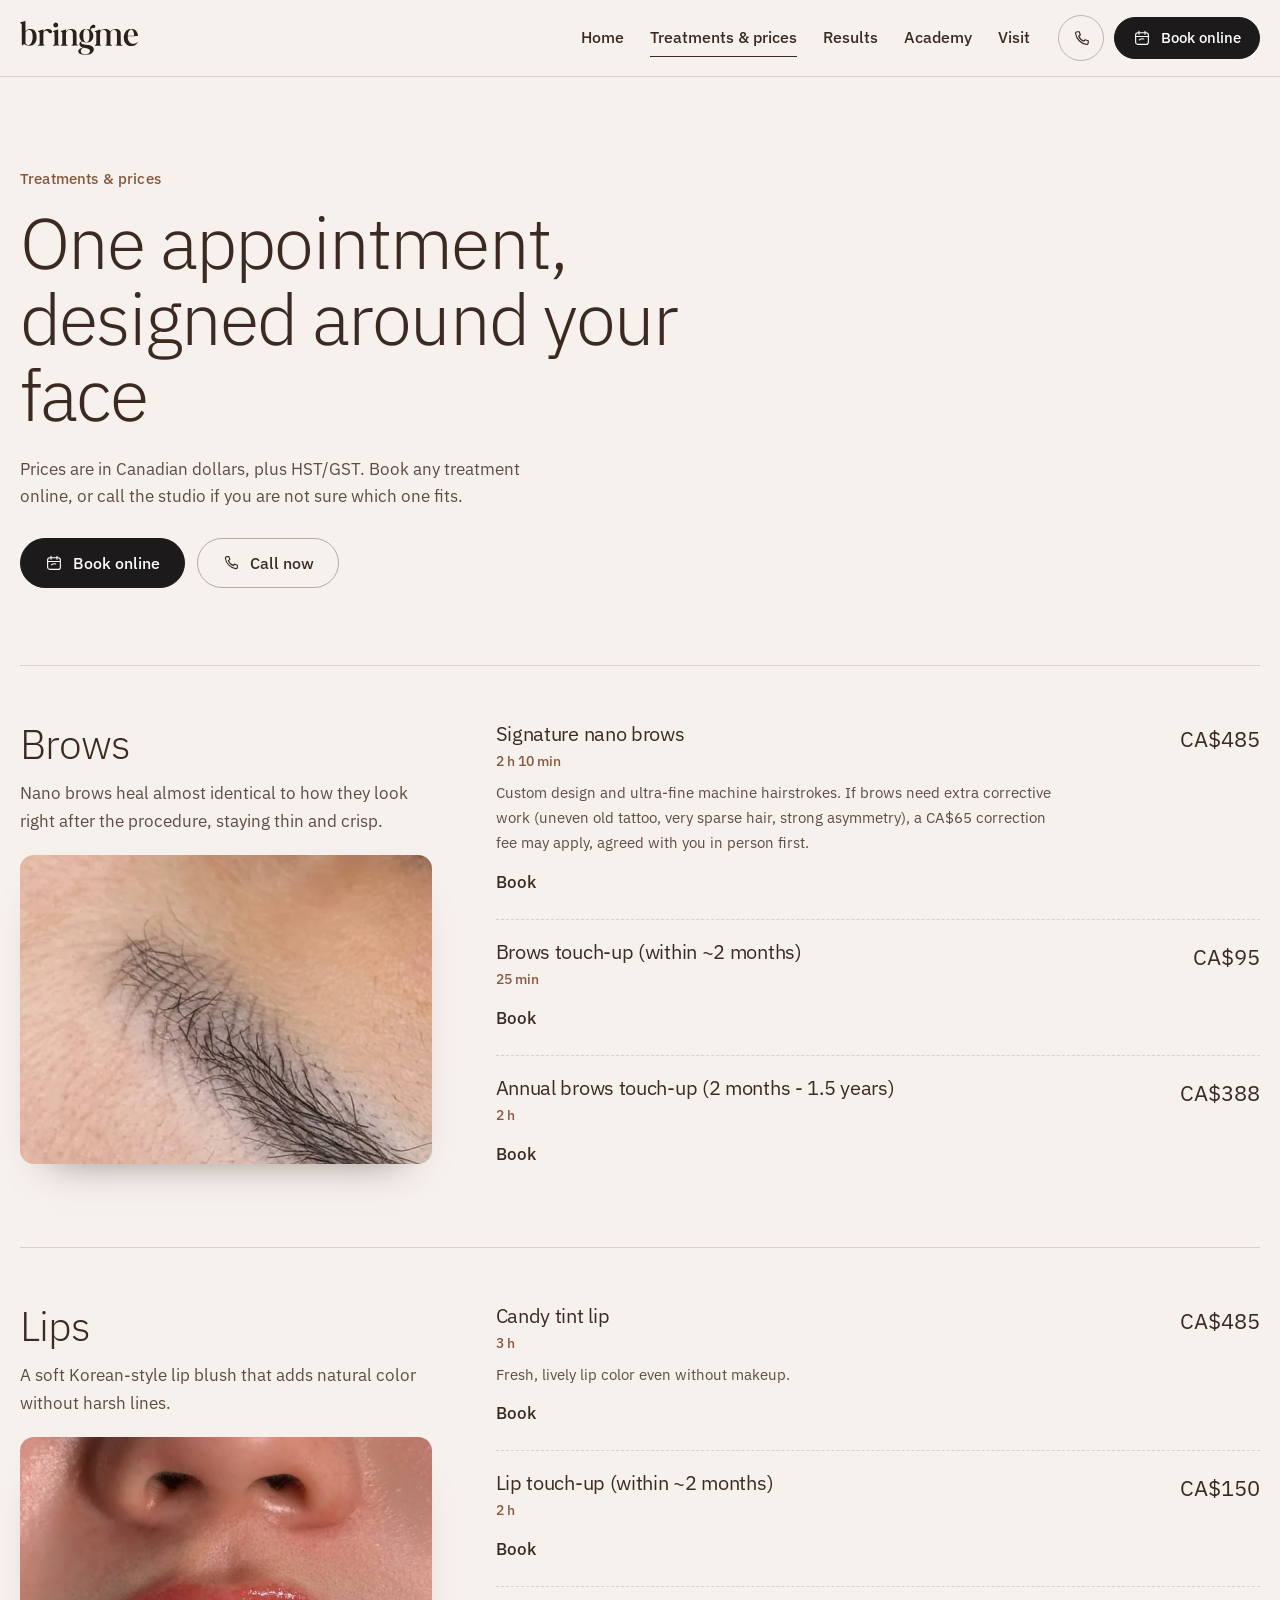
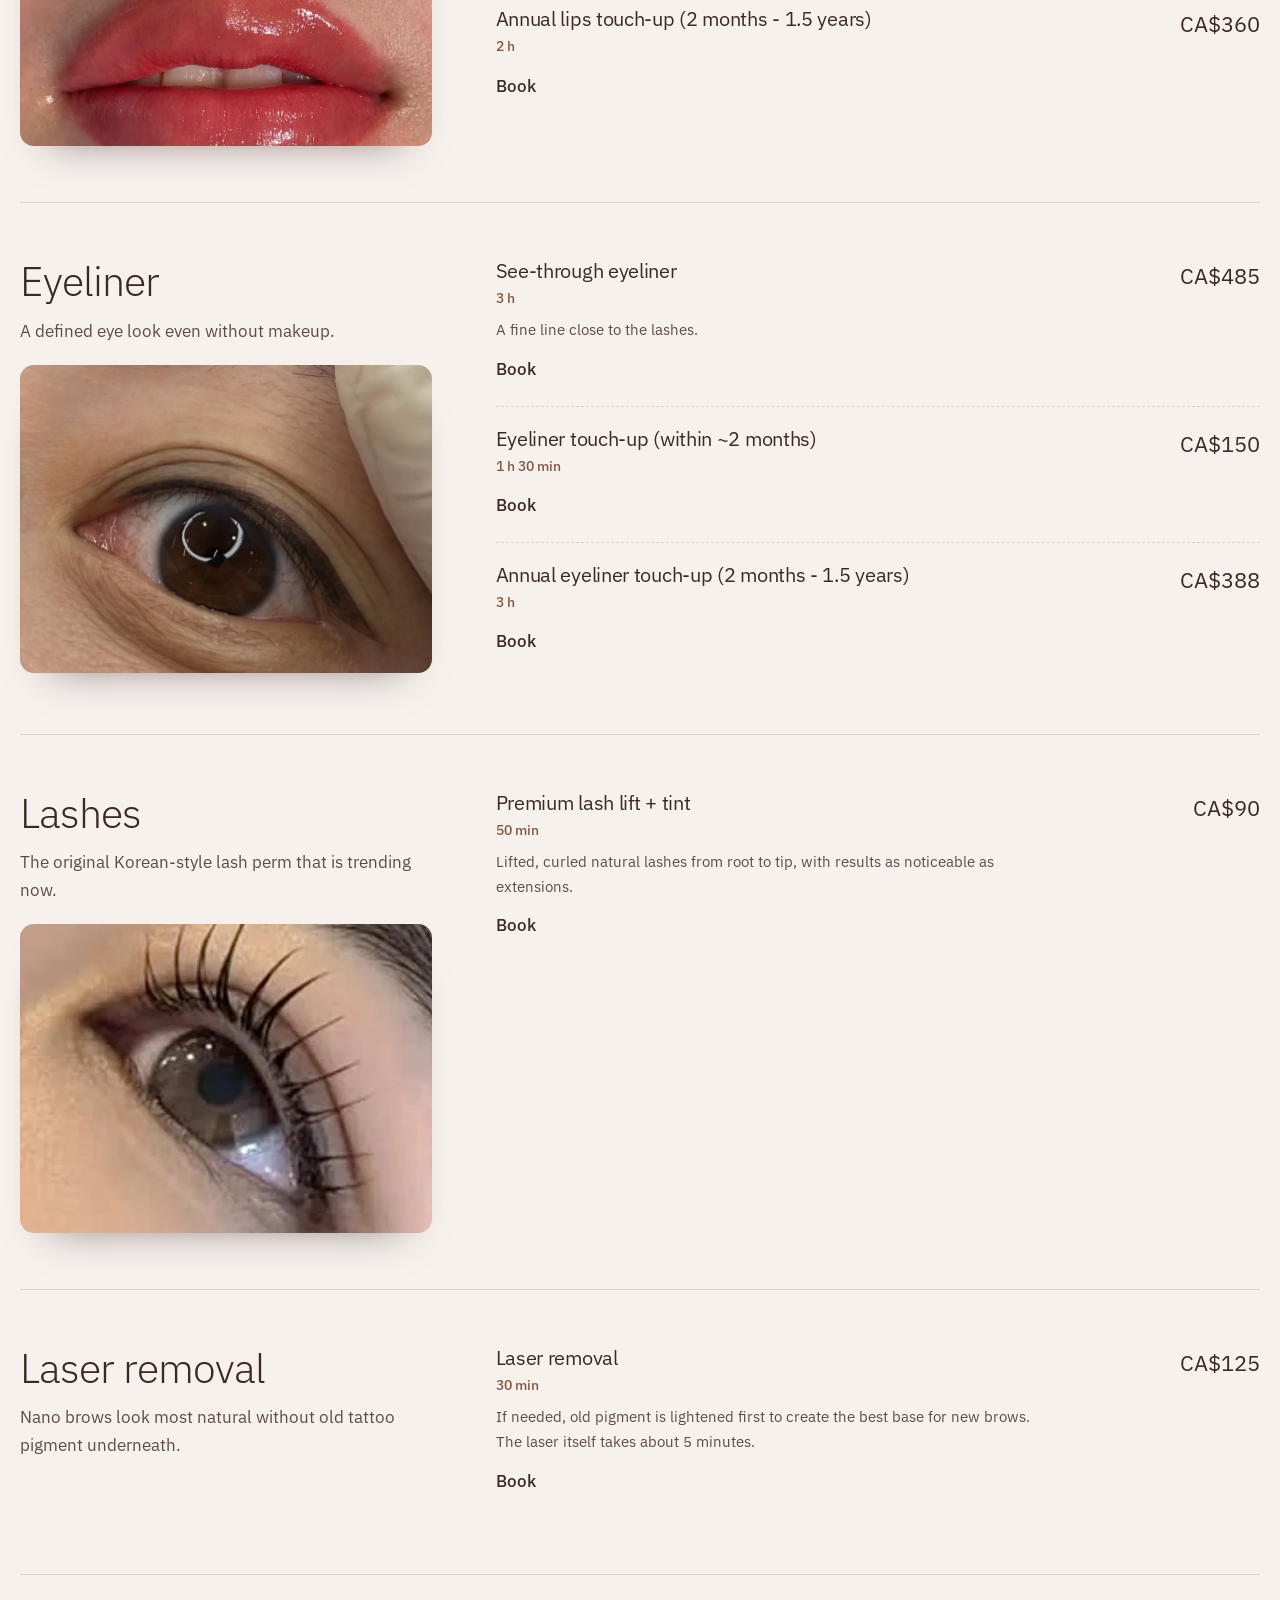
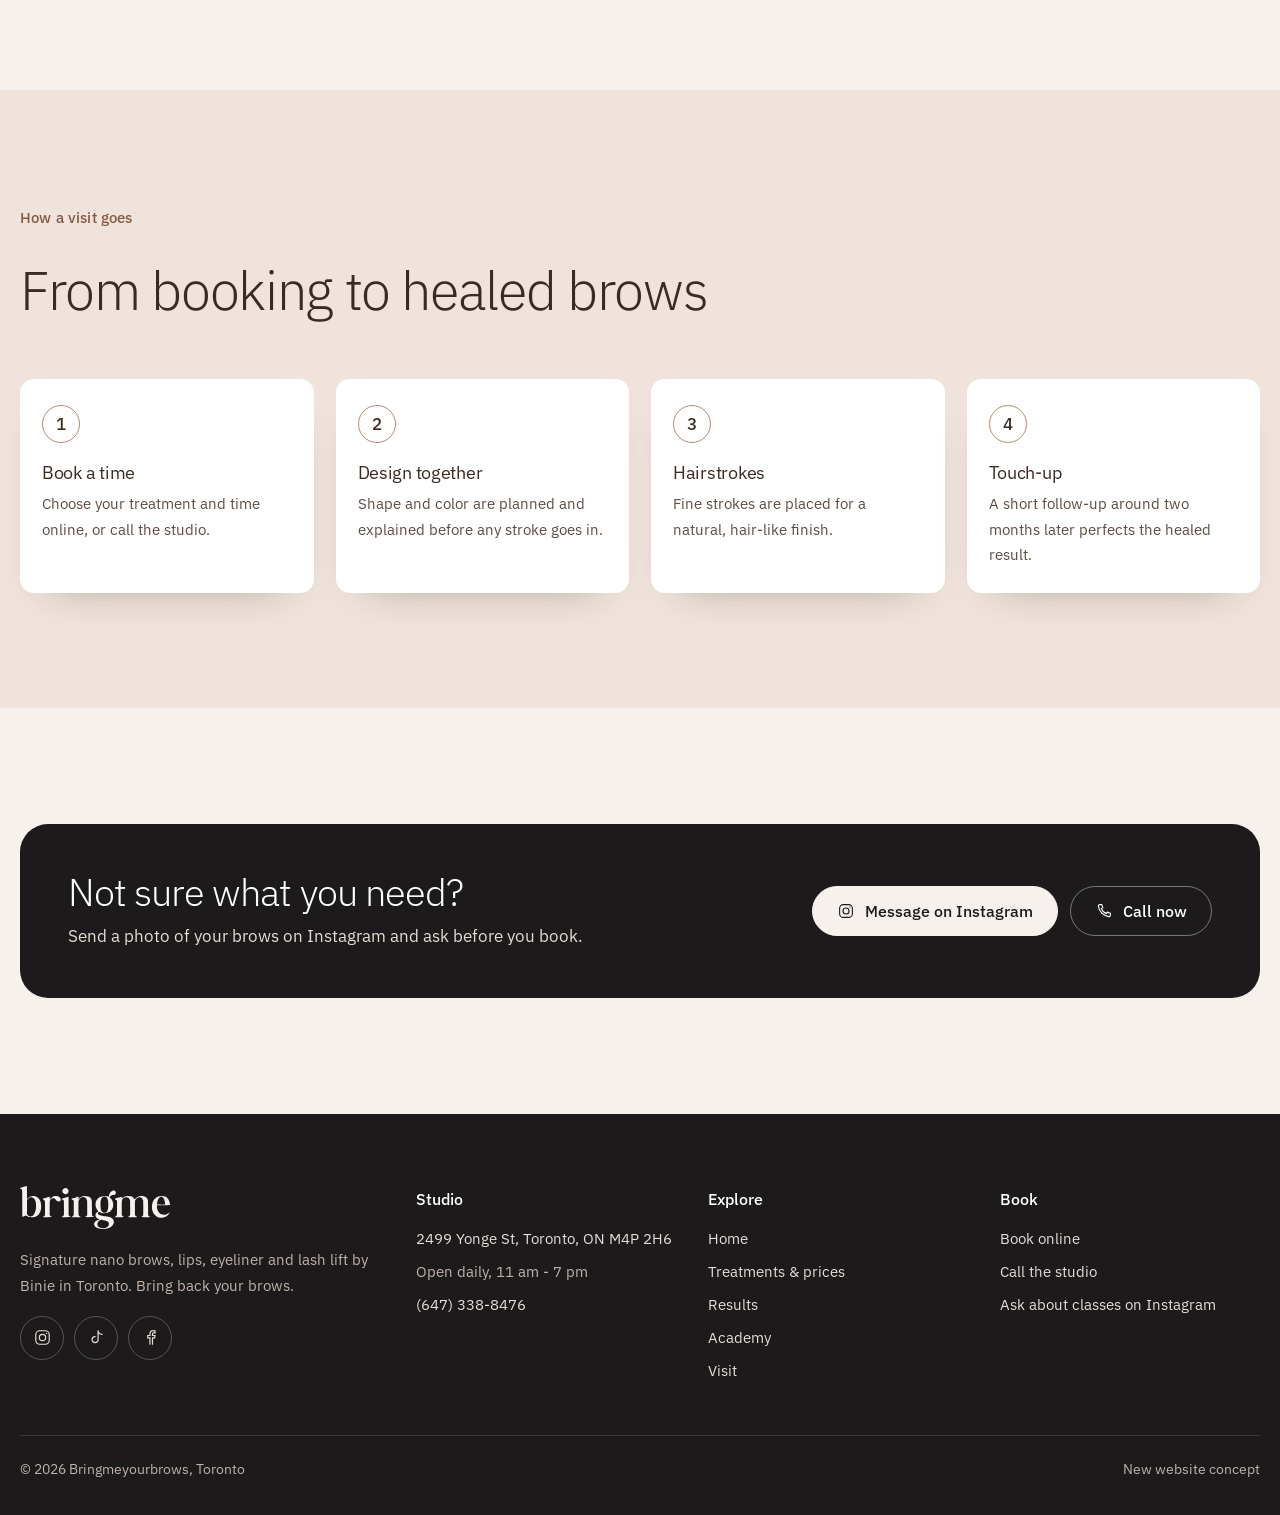
<file: services.html>
<!doctype html>
<html lang="en">
<head>
<meta charset="utf-8">
<meta name="viewport" content="width=device-width, initial-scale=1">
<title>Treatments & Prices - Bringmeyourbrows Toronto</title>
<meta name="description" content="Nano brows, candy tint lip, see-through eyeliner, Korean lash lift and laser removal at Bringmeyourbrows, 2499 Yonge St, Toronto. Prices and online booking.">
<meta name="robots" content="noindex, nofollow">
<meta name="theme-color" content="#f7f1ee">
<meta property="og:type" content="website">
<meta property="og:site_name" content="Bringmeyourbrows">
<meta property="og:title" content="Treatments & Prices - Bringmeyourbrows Toronto">
<meta property="og:description" content="Nano brows, candy tint lip, see-through eyeliner, Korean lash lift and laser removal at Bringmeyourbrows, 2499 Yonge St, Toronto. Prices and online booking.">
<meta property="og:url" content="https://konkos-design.github.io/bringmeyourbrows/services.html">
<meta property="og:image" content="https://konkos-design.github.io/bringmeyourbrows/img/og.jpg">
<meta property="og:image:width" content="1200">
<meta property="og:image:height" content="630">
<meta name="twitter:card" content="summary_large_image">
<meta name="twitter:title" content="Treatments & Prices - Bringmeyourbrows Toronto">
<meta name="twitter:description" content="Nano brows, candy tint lip, see-through eyeliner, Korean lash lift and laser removal at Bringmeyourbrows, 2499 Yonge St, Toronto. Prices and online booking.">
<meta name="twitter:image" content="https://konkos-design.github.io/bringmeyourbrows/img/og.jpg">
<link rel="icon" href="img/favicon.svg" type="image/svg+xml">
<link rel="apple-touch-icon" href="img/apple-touch-icon.png">
<script>(function(d){if(!matchMedia("(prefers-reduced-motion: reduce)").matches){d.classList.add("js-anim");setTimeout(function(){d.classList.remove("js-anim")},3500)}})(document.documentElement)</script>
<link rel="preload" href="fonts/plex-sans-300.woff2" as="font" type="font/woff2" crossorigin>
<link rel="stylesheet" href="css/style.css">

</head>
<body>
<a class="skip" href="#main">Skip to content</a>
<header class="site-head"><div class="wrap site-head__in">
<a class="brand" href="index.html" aria-label="bringme - home"><img src="img/logo.svg" alt="bringme" width="118" height="35"></a>
<nav class="nav" aria-label="Main"><a href="index.html">Home</a><a href="services.html" aria-current="page">Treatments & prices</a><a href="results.html">Results</a><a href="academy.html">Academy</a><a href="contact.html">Visit</a></nav>
<div class="head-cta"><a class="icon-btn" href="tel:+16473388476" aria-label="Call (647) 338-8476"><svg viewBox="0 0 24 24" fill="none" stroke="currentColor" stroke-width="1.5" stroke-linecap="round" stroke-linejoin="round" aria-hidden="true"><path d="M6.5 3.5h2.6l1.4 4-2 1.3a11 11 0 0 0 6.7 6.7l1.3-2 4 1.4v2.6a2 2 0 0 1-2.2 2A16.5 16.5 0 0 1 4.5 5.7a2 2 0 0 1 2-2.2z"/></svg></a><a class="btn btn--sm" href="https://bringmeyourbrows.as.me/" target="_blank" rel="noopener"><svg viewBox="0 0 24 24" fill="none" stroke="currentColor" stroke-width="1.5" stroke-linecap="round" aria-hidden="true"><rect x="3.5" y="5" width="17" height="15.5" rx="3"/><path d="M8 3v4M16 3v4M3.5 10h17M8.5 14.5c1.5-1.3 3.4-1.8 5.8-1.2"/></svg><span>Book online</span></a><button class="burger" aria-label="Menu" aria-expanded="false" aria-controls="mnav"><span></span><span></span></button></div>
</div></header>
<div class="mnav" id="mnav" inert><a class="mlink" href="index.html">Home</a><a class="mlink" href="services.html">Treatments & prices</a><a class="mlink" href="results.html">Results</a><a class="mlink" href="academy.html">Academy</a><a class="mlink" href="contact.html">Visit</a>
<div class="cta-row"><a class="btn" href="https://bringmeyourbrows.as.me/" target="_blank" rel="noopener"><svg viewBox="0 0 24 24" fill="none" stroke="currentColor" stroke-width="1.5" stroke-linecap="round" aria-hidden="true"><rect x="3.5" y="5" width="17" height="15.5" rx="3"/><path d="M8 3v4M16 3v4M3.5 10h17M8.5 14.5c1.5-1.3 3.4-1.8 5.8-1.2"/></svg><span>Book online</span></a><a class="btn btn--ghost" href="tel:+16473388476"><svg viewBox="0 0 24 24" fill="none" stroke="currentColor" stroke-width="1.5" stroke-linecap="round" stroke-linejoin="round" aria-hidden="true"><path d="M6.5 3.5h2.6l1.4 4-2 1.3a11 11 0 0 0 6.7 6.7l1.3-2 4 1.4v2.6a2 2 0 0 1-2.2 2A16.5 16.5 0 0 1 4.5 5.7a2 2 0 0 1 2-2.2z"/></svg><span>Call now</span></a></div>
<small>2499 Yonge St, Toronto, ON M4P 2H6<br>Open daily, 11 am - 7 pm</small></div>
<main id="main">

<section class="phero" aria-labelledby="ph-h"><svg class="phero__brow draw" viewBox="0 20 650 190" fill="none" stroke-linecap="round" aria-hidden="true"><path d="M44.8 162.1Q42.0 145.3 44.6 128.4" stroke-width="1.15"/>
<path d="M48.2 159.1Q46.0 145.5 48.3 131.8" stroke-width="1.11"/>
<path d="M52.8 149.4Q50.4 133.1 53.1 116.7" stroke-width="1.77"/>
<path d="M54.8 158.5Q52.2 145.5 53.8 132.3" stroke-width="1.05"/>
<path d="M54.4 171.3Q50.7 153.2 52.9 135.0" stroke-width="1.47"/>
<path d="M58.1 170.9Q56.2 156.6 59.0 142.4" stroke-width="1.37"/>
<path d="M66.6 143.4Q66.9 125.6 72.7 108.7" stroke-width="1.25"/>
<path d="M66.6 167.5Q64.4 146.9 68.8 126.6" stroke-width="1.09"/>
<path d="M70.1 174.5Q68.4 153.5 73.3 132.9" stroke-width="1.17"/>
<path d="M79.5 159.1Q81.5 142.4 88.7 127.1" stroke-width="1.45"/>
<path d="M81.8 151.7Q82.2 136.4 87.4 121.9" stroke-width="1.77"/>
<path d="M87.0 169.9Q87.9 154.2 93.6 139.6" stroke-width="1.37"/>
<path d="M93.0 149.5Q94.1 132.7 100.5 117.1" stroke-width="1.34"/>
<path d="M96.5 158.8Q99.5 145.2 106.7 133.3" stroke-width="1.8"/>
<path d="M99.1 165.4Q103.8 146.1 114.3 129.3" stroke-width="1.03"/>
<path d="M106.0 155.5Q108.2 136.9 116.0 119.9" stroke-width="1.31"/>
<path d="M110.3 162.7Q113.9 148.5 121.6 136.1" stroke-width="1.3"/>
<path d="M120.0 135.3Q124.2 119.8 132.9 106.3" stroke-width="1.15"/>
<path d="M123.7 136.4Q128.3 123.2 136.8 112.1" stroke-width="1.13"/>
<path d="M131.2 147.3Q136.9 131.9 147.2 119.0" stroke-width="1.48"/>
<path d="M135.0 160.4Q152.8 140.9 175.9 127.9" stroke-width="1.59"/>
<path d="M141.3 143.5Q158.5 130.4 178.8 123.2" stroke-width="1.74"/>
<path d="M149.9 156.7Q167.0 141.2 188.1 131.9" stroke-width="1.22"/>
<path d="M155.5 151.9Q168.5 137.8 185.2 128.5" stroke-width="1.2"/>
<path d="M156.4 147.8Q176.0 130.5 200.0 120.2" stroke-width="1.29"/>
<path d="M167.6 111.1Q190.6 108.3 213.2 112.8" stroke-width="1.47"/>
<path d="M173.0 135.4Q187.1 122.2 204.6 114.2" stroke-width="1.02"/>
<path d="M177.0 134.3Q192.0 122.3 210.1 115.6" stroke-width="1.06"/>
<path d="M182.1 120.8Q205.3 119.1 227.9 124.7" stroke-width="1.63"/>
<path d="M189.5 138.6Q208.8 123.1 232.0 114.5" stroke-width="1.76"/>
<path d="M190.2 131.2Q205.6 114.9 225.3 104.3" stroke-width="1.47"/>
<path d="M199.0 150.4Q218.7 134.4 242.4 125.3" stroke-width="1.58"/>
<path d="M203.3 117.3Q223.1 114.5 242.8 118.0" stroke-width="1.41"/>
<path d="M209.9 137.1Q221.1 125.8 235.2 118.5" stroke-width="1.4"/>
<path d="M216.2 105.9Q231.6 102.7 247.2 104.4" stroke-width="1.11"/>
<path d="M222.3 124.6Q237.2 113.2 254.9 107.0" stroke-width="1.4"/>
<path d="M226.1 129.5Q241.8 114.8 261.3 105.7" stroke-width="1.7"/>
<path d="M233.2 119.5Q245.5 108.3 260.7 101.5" stroke-width="1.28"/>
<path d="M242.4 144.4Q259.7 127.1 281.5 116.0" stroke-width="1.09"/>
<path d="M246.3 100.5Q265.0 98.8 283.4 103.0" stroke-width="1.54"/>
<path d="M254.2 103.2Q272.2 100.8 290.0 104.1" stroke-width="1.22"/>
<path d="M259.8 110.2Q277.8 106.5 296.0 108.6" stroke-width="1.51"/>
<path d="M264.5 133.0Q278.5 122.6 295.1 117.2" stroke-width="1.64"/>
<path d="M274.4 134.8Q288.7 121.1 306.5 112.6" stroke-width="1.77"/>
<path d="M278.9 129.9Q291.6 119.4 307.0 113.5" stroke-width="1.6"/>
<path d="M284.0 136.8Q300.2 122.1 320.1 113.3" stroke-width="1.31"/>
<path d="M293.4 93.5Q315.8 88.1 338.8 90.0" stroke-width="1.1"/>
<path d="M297.1 106.3Q315.1 105.0 332.5 109.4" stroke-width="1.37"/>
<path d="M303.9 125.1Q321.6 112.4 342.4 105.8" stroke-width="1.17"/>
<path d="M313.2 86.8Q332.4 85.8 350.9 90.8" stroke-width="1.21"/>
<path d="M316.3 131.9Q327.9 122.9 341.8 117.9" stroke-width="1.44"/>
<path d="M323.7 108.4Q339.3 93.8 358.7 84.9" stroke-width="1.34"/>
<path d="M325.4 105.9Q343.6 93.1 364.8 86.5" stroke-width="1.12"/>
<path d="M334.6 95.5Q354.7 94.1 374.2 99.0" stroke-width="1.46"/>
<path d="M341.5 92.9Q360.2 90.1 378.8 93.2" stroke-width="1.42"/>
<path d="M347.7 101.2Q361.2 90.4 377.4 84.4" stroke-width="1.24"/>
<path d="M349.4 101.6Q363.6 90.2 380.6 83.8" stroke-width="1.43"/>
<path d="M357.0 97.7Q373.6 83.2 393.9 74.6" stroke-width="1.44"/>
<path d="M364.6 119.1Q376.2 109.4 390.3 103.8" stroke-width="1.33"/>
<path d="M369.8 81.2Q387.2 78.3 404.6 81.0" stroke-width="1.27"/>
<path d="M374.3 80.0Q392.2 79.4 409.5 84.4" stroke-width="1.15"/>
<path d="M377.6 80.0Q397.2 76.1 417.1 78.5" stroke-width="1.03"/>
<path d="M381.4 121.9Q396.8 110.0 415.2 103.4" stroke-width="1.5"/>
<path d="M384.7 88.0Q401.9 84.4 419.5 86.3" stroke-width="1.57"/>
<path d="M391.2 80.1Q409.1 75.8 427.5 77.3" stroke-width="1.43"/>
<path d="M397.8 95.2Q409.4 85.8 423.4 80.5" stroke-width="1.19"/>
<path d="M399.9 81.8Q415.6 80.8 430.8 84.7" stroke-width="1.71"/>
<path d="M401.9 83.0Q415.5 80.1 429.4 81.7" stroke-width="1.11"/>
<path d="M408.6 100.4Q425.2 88.2 444.8 81.9" stroke-width="1.16"/>
<path d="M411.3 80.4Q428.3 76.5 445.6 78.2" stroke-width="1.73"/>
<path d="M424.5 111.1Q440.0 100.4 458.0 95.1" stroke-width="1.64"/>
<path d="M428.1 115.0Q443.1 105.8 460.2 101.8" stroke-width="1.12"/>
<path d="M429.0 106.3Q446.6 96.0 466.6 91.7" stroke-width="1.46"/>
<path d="M425.9 83.7Q439.1 80.9 452.4 82.4" stroke-width="1.37"/>
<path d="M435.4 94.6Q446.2 88.0 458.5 85.0" stroke-width="1.68"/>
<path d="M437.7 93.2Q451.3 85.5 466.6 82.4" stroke-width="1.48"/>
<path d="M434.7 77.2Q447.7 75.5 460.5 77.9" stroke-width="1.46"/>
<path d="M442.9 86.3Q458.2 76.6 475.8 72.2" stroke-width="1.73"/>
<path d="M444.2 77.0Q459.5 77.1 474.0 81.9" stroke-width="1.7"/>
<path d="M447.8 77.2Q463.0 77.5 477.3 82.4" stroke-width="1.06"/>
<path d="M457.6 90.8Q470.0 82.8 484.3 79.1" stroke-width="1.19"/>
<path d="M458.4 81.6Q475.2 81.1 491.4 86.0" stroke-width="1.43"/>
<path d="M450.8 66.5Q467.9 67.2 483.9 73.3" stroke-width="1.78"/>
<path d="M463.7 83.9Q476.6 79.0 490.4 78.3" stroke-width="1.4"/>
<path d="M469.2 82.7Q482.9 82.2 496.0 86.1" stroke-width="1.72"/>
<path d="M476.4 89.0Q491.7 85.0 507.5 86.0" stroke-width="1.51"/>
<path d="M494.7 108.2Q511.0 103.2 528.0 103.6" stroke-width="1.31"/>
<path d="M489.5 95.0Q506.8 91.7 524.2 93.9" stroke-width="1.34"/>
<path d="M494.9 99.6Q508.1 95.6 521.8 96.0" stroke-width="1.39"/>
<path d="M477.4 72.7Q493.7 76.2 508.1 84.6" stroke-width="1.01"/>
<path d="M509.6 110.3Q525.6 105.6 542.2 106.2" stroke-width="1.04"/>
<path d="M502.6 96.3Q518.6 93.7 534.7 96.3" stroke-width="1.06"/>
<path d="M508.1 96.5Q525.8 94.2 543.3 97.6" stroke-width="1.04"/>
<path d="M497.1 81.9Q508.3 86.4 517.6 94.2" stroke-width="1.48"/>
<path d="M507.3 90.5Q519.7 89.3 531.8 92.0" stroke-width="1.29"/>
<path d="M519.7 101.5Q533.3 99.7 546.9 102.2" stroke-width="1.51"/>
<path d="M526.1 103.5Q542.5 103.8 557.8 109.2" stroke-width="1.76"/>
<path d="M534.1 109.2Q550.7 107.7 567.0 111.6" stroke-width="1.22"/>
<path d="M524.8 94.8Q535.6 100.0 544.2 108.4" stroke-width="1.6"/>
<path d="M539.9 110.8Q556.4 112.7 571.6 119.6" stroke-width="1.5"/>
<path d="M543.0 111.7Q553.8 111.0 564.4 113.7" stroke-width="1.43"/>
<path d="M551.4 118.2Q565.5 119.3 578.5 124.7" stroke-width="1.39"/>
<path d="M550.9 113.2Q562.2 113.9 572.7 118.0" stroke-width="1.64"/>
<path d="M545.6 103.2Q558.7 111.0 568.7 122.4" stroke-width="1.34"/>
<path d="M549.7 105.5Q562.7 111.7 573.1 121.7" stroke-width="1.23"/>
<path d="M556.4 108.9Q569.5 114.7 580.0 124.3" stroke-width="1.37"/>
<path d="M563.6 116.0Q577.2 117.2 589.8 122.5" stroke-width="1.24"/>
<path d="M576.1 127.3Q590.2 128.0 603.3 133.1" stroke-width="1.56"/>
<path d="M569.6 116.8Q583.4 123.6 594.3 134.4" stroke-width="1.29"/>
<path d="M579.3 125.5Q593.4 126.2 606.7 131.2" stroke-width="1.35"/>
<path d="M583.6 128.1Q595.8 129.2 607.0 134.1" stroke-width="1.07"/>
<path d="M589.3 133.0Q602.3 135.2 614.1 141.3" stroke-width="1.59"/>
<path d="M588.1 129.6Q601.3 130.4 613.5 135.3" stroke-width="1.14"/>
<path d="M589.7 127.2Q598.5 131.5 605.4 138.3" stroke-width="1.44"/>
<path d="M592.2 128.1Q604.5 135.3 613.9 145.9" stroke-width="1.47"/>
<path d="M596.4 132.7Q607.4 133.8 617.6 138.2" stroke-width="1.72"/>
<path d="M598.4 133.3Q610.9 138.9 621.1 148.1" stroke-width="1.2"/>
<path d="M601.3 134.2Q613.4 140.6 622.9 150.4" stroke-width="1.28"/>
<path d="M605.7 138.0Q617.6 138.3 628.9 142.4" stroke-width="1.57"/>
<path d="M607.8 138.6Q620.5 140.6 631.9 146.5" stroke-width="1.64"/></svg>
 <div class="wrap"><span class="kicker">Treatments & prices</span><h1 id="ph-h">One appointment, designed around your face</h1>
 <p class="lead">Prices are in Canadian dollars, plus HST/GST. Book any treatment online, or call the studio if you are not sure which one fits.</p>
 <div class="cta-row" style="margin-top:28px"><a class="btn" href="https://bringmeyourbrows.as.me/" target="_blank" rel="noopener"><svg viewBox="0 0 24 24" fill="none" stroke="currentColor" stroke-width="1.5" stroke-linecap="round" aria-hidden="true"><rect x="3.5" y="5" width="17" height="15.5" rx="3"/><path d="M8 3v4M16 3v4M3.5 10h17M8.5 14.5c1.5-1.3 3.4-1.8 5.8-1.2"/></svg><span>Book online</span></a><a class="btn btn--ghost" href="tel:+16473388476"><svg viewBox="0 0 24 24" fill="none" stroke="currentColor" stroke-width="1.5" stroke-linecap="round" stroke-linejoin="round" aria-hidden="true"><path d="M6.5 3.5h2.6l1.4 4-2 1.3a11 11 0 0 0 6.7 6.7l1.3-2 4 1.4v2.6a2 2 0 0 1-2.2 2A16.5 16.5 0 0 1 4.5 5.7a2 2 0 0 1 2-2.2z"/></svg><span>Call now</span></a></div></div>
</section>
<section style="padding-top:0"><div class="wrap"><div class="price-group rv" id="brows"><div class="price-group__side"><h2 style="font-size:clamp(1.9rem,3.2vw,2.8rem)">Brows</h2><p style="margin-top:14px">Nano brows heal almost identical to how they look right after the procedure, staying thin and crisp.</p><div class="ph"><img src="img/svc-brows.webp" alt="Brows work by Binie" loading="lazy" width="900" height="700"></div></div><ul class="prices"><li><div><h3>Signature nano brows</h3><span class="t">2 h 10 min</span></div><span class="p">CA$485</span><p class="d">Custom design and ultra-fine machine hairstrokes. If brows need extra corrective work (uneven old tattoo, very sparse hair, strong asymmetry), a CA$65 correction fee may apply, agreed with you in person first.</p><span class="row-cta"><a class="link" href="https://bringmeyourbrows.as.me/?appointmentType=84967335" target="_blank" rel="noopener"><span>Book</span></a></span></li><li><div><h3>Brows touch-up (within ~2 months)</h3><span class="t">25 min</span></div><span class="p">CA$95</span><span class="row-cta"><a class="link" href="https://bringmeyourbrows.as.me/" target="_blank" rel="noopener"><span>Book</span></a></span></li><li><div><h3>Annual brows touch-up (2 months - 1.5 years)</h3><span class="t">2 h</span></div><span class="p">CA$388</span><span class="row-cta"><a class="link" href="https://bringmeyourbrows.as.me/" target="_blank" rel="noopener"><span>Book</span></a></span></li></ul></div><div class="price-group rv" id="lips"><div class="price-group__side"><h2 style="font-size:clamp(1.9rem,3.2vw,2.8rem)">Lips</h2><p style="margin-top:14px">A soft Korean-style lip blush that adds natural color without harsh lines.</p><div class="ph"><img src="img/svc-lips.webp" alt="Lips work by Binie" loading="lazy" width="900" height="700"></div></div><ul class="prices"><li><div><h3>Candy tint lip</h3><span class="t">3 h</span></div><span class="p">CA$485</span><p class="d">Fresh, lively lip color even without makeup.</p><span class="row-cta"><a class="link" href="https://bringmeyourbrows.as.me/?appointmentType=84967370" target="_blank" rel="noopener"><span>Book</span></a></span></li><li><div><h3>Lip touch-up (within ~2 months)</h3><span class="t">2 h</span></div><span class="p">CA$150</span><span class="row-cta"><a class="link" href="https://bringmeyourbrows.as.me/" target="_blank" rel="noopener"><span>Book</span></a></span></li><li><div><h3>Annual lips touch-up (2 months - 1.5 years)</h3><span class="t">2 h</span></div><span class="p">CA$360</span><span class="row-cta"><a class="link" href="https://bringmeyourbrows.as.me/" target="_blank" rel="noopener"><span>Book</span></a></span></li></ul></div><div class="price-group rv" id="eyeliner"><div class="price-group__side"><h2 style="font-size:clamp(1.9rem,3.2vw,2.8rem)">Eyeliner</h2><p style="margin-top:14px">A defined eye look even without makeup.</p><div class="ph"><img src="img/svc-liner.webp" alt="Eyeliner work by Binie" loading="lazy" width="900" height="700"></div></div><ul class="prices"><li><div><h3>See-through eyeliner</h3><span class="t">3 h</span></div><span class="p">CA$485</span><p class="d">A fine line close to the lashes.</p><span class="row-cta"><a class="link" href="https://bringmeyourbrows.as.me/?appointmentType=84967423" target="_blank" rel="noopener"><span>Book</span></a></span></li><li><div><h3>Eyeliner touch-up (within ~2 months)</h3><span class="t">1 h 30 min</span></div><span class="p">CA$150</span><span class="row-cta"><a class="link" href="https://bringmeyourbrows.as.me/" target="_blank" rel="noopener"><span>Book</span></a></span></li><li><div><h3>Annual eyeliner touch-up (2 months - 1.5 years)</h3><span class="t">3 h</span></div><span class="p">CA$388</span><span class="row-cta"><a class="link" href="https://bringmeyourbrows.as.me/" target="_blank" rel="noopener"><span>Book</span></a></span></li></ul></div><div class="price-group rv" id="lashes"><div class="price-group__side"><h2 style="font-size:clamp(1.9rem,3.2vw,2.8rem)">Lashes</h2><p style="margin-top:14px">The original Korean-style lash perm that is trending now.</p><div class="ph"><img src="img/svc-lash.webp" alt="Lashes work by Binie" loading="lazy" width="900" height="700"></div></div><ul class="prices"><li><div><h3>Premium lash lift + tint</h3><span class="t">50 min</span></div><span class="p">CA$90</span><p class="d">Lifted, curled natural lashes from root to tip, with results as noticeable as extensions.</p><span class="row-cta"><a class="link" href="https://bringmeyourbrows.as.me/?appointmentType=84967648" target="_blank" rel="noopener"><span>Book</span></a></span></li></ul></div><div class="price-group rv" id="laser"><div class="price-group__side"><h2 style="font-size:clamp(1.9rem,3.2vw,2.8rem)">Laser removal</h2><p style="margin-top:14px">Nano brows look most natural without old tattoo pigment underneath.</p></div><ul class="prices"><li><div><h3>Laser removal</h3><span class="t">30 min</span></div><span class="p">CA$125</span><p class="d">If needed, old pigment is lightened first to create the best base for new brows. The laser itself takes about 5 minutes.</p><span class="row-cta"><a class="link" href="https://bringmeyourbrows.as.me/?appointmentType=97320563" target="_blank" rel="noopener"><span>Book</span></a></span></li></ul></div></div></section>
<section style="background:var(--blush)" aria-labelledby="how-h"><div class="wrap">
 <div class="sec-head"><span class="kicker rv">How a visit goes</span><h2 id="how-h" class="rv">From booking to healed brows</h2></div>
 <ol class="steps">
  <li class="rv"><h3>Book a time</h3><p>Choose your treatment and time online, or call the studio.</p></li>
  <li class="rv rv-d1"><h3>Design together</h3><p>Shape and color are planned and explained before any stroke goes in.</p></li>
  <li class="rv rv-d2"><h3>Hairstrokes</h3><p>Fine strokes are placed for a natural, hair-like finish.</p></li>
  <li class="rv rv-d3"><h3>Touch-up</h3><p>A short follow-up around two months later perfects the healed result.</p></li>
 </ol>
</div></section>
<section><div class="wrap"><div class="callout rv"><div><h2>Not sure what you need?</h2><p style="margin:10px 0 0">Send a photo of your brows on Instagram and ask before you book.</p></div><div class="cta-row"><a class="btn btn--light" href="https://ig.me/m/bringmeyourbrows" target="_blank" rel="noopener"><svg viewBox="0 0 24 24" fill="none" stroke="currentColor" stroke-width="1.5" aria-hidden="true"><rect x="3.5" y="3.5" width="17" height="17" rx="5"/><circle cx="12" cy="12" r="4"/><circle cx="17.2" cy="6.8" r=".9" fill="currentColor" stroke="none"/></svg><span>Message on Instagram</span></a><a class="btn btn--line-light" href="tel:+16473388476"><svg viewBox="0 0 24 24" fill="none" stroke="currentColor" stroke-width="1.5" stroke-linecap="round" stroke-linejoin="round" aria-hidden="true"><path d="M6.5 3.5h2.6l1.4 4-2 1.3a11 11 0 0 0 6.7 6.7l1.3-2 4 1.4v2.6a2 2 0 0 1-2.2 2A16.5 16.5 0 0 1 4.5 5.7a2 2 0 0 1 2-2.2z"/></svg><span>Call now</span></a></div></div></div></section>

</main>
<footer class="foot"><div class="wrap">
<div class="foot__grid">
<div><img class="brand" src="img/logo-light.svg" alt="bringme" width="150" height="44" loading="lazy">
<p>Signature nano brows, lips, eyeliner and lash lift by Binie in Toronto. Bring back your brows.</p>
<div class="socials"><a href="https://www.instagram.com/bringmeyourbrows/" target="_blank" rel="noopener" aria-label="Instagram"><svg viewBox="0 0 24 24" fill="none" stroke="currentColor" stroke-width="1.5" aria-hidden="true"><rect x="3.5" y="3.5" width="17" height="17" rx="5"/><circle cx="12" cy="12" r="4"/><circle cx="17.2" cy="6.8" r=".9" fill="currentColor" stroke="none"/></svg></a><a href="https://www.tiktok.com/@bringmeyourbrows" target="_blank" rel="noopener" aria-label="TikTok"><svg viewBox="0 0 24 24" fill="none" stroke="currentColor" stroke-width="1.5" stroke-linecap="round" stroke-linejoin="round" aria-hidden="true"><path d="M14 3.5v11.2a3.8 3.8 0 1 1-3.8-3.8M14 3.5c.4 2.6 2.2 4.3 5 4.6"/></svg></a><a href="https://www.facebook.com/profile.php?id=61592809074339" target="_blank" rel="noopener" aria-label="Facebook"><svg viewBox="0 0 24 24" fill="none" stroke="currentColor" stroke-width="1.5" stroke-linecap="round" aria-hidden="true"><path d="M14.5 20.5v-8h2.8l.4-3h-3.2V7.6c0-.9.3-1.5 1.6-1.5h1.7V3.5a20 20 0 0 0-2.5-.1c-2.4 0-4 1.5-4 4.1v2h-2.8v3h2.8v8"/></svg></a></div></div>
<div><p class="fh">Studio</p><ul><li><a href="https://www.google.com/maps/search/?api=1&query=Bringmeyourbrows&query_place_id=ChIJqfvT6GYzK4gRKS0dmANGyPU" target="_blank" rel="noopener">2499 Yonge St, Toronto, ON M4P 2H6</a></li><li>Open daily, 11 am - 7 pm</li><li><a href="tel:+16473388476">(647) 338-8476</a></li></ul></div>
<div><p class="fh">Explore</p><ul><li><a href="index.html">Home</a></li><li><a href="services.html">Treatments & prices</a></li><li><a href="results.html">Results</a></li><li><a href="academy.html">Academy</a></li><li><a href="contact.html">Visit</a></li></ul></div>
<div><p class="fh">Book</p><ul><li><a href="https://bringmeyourbrows.as.me/" target="_blank" rel="noopener">Book online</a></li><li><a href="tel:+16473388476">Call the studio</a></li><li><a href="https://ig.me/m/bringmeyourbrows" target="_blank" rel="noopener">Ask about classes on Instagram</a></li></ul></div>
</div>
<div class="foot__bottom"><span>&copy; 2026 Bringmeyourbrows, Toronto</span><span>New website concept</span></div>
</div></footer>
<script src="js/gsap.min.js" defer></script>
<script src="js/ScrollTrigger.min.js" defer></script>
<script src="js/main.js" defer></script>
</body>
</html>
</file>
<file: css/style.css>
@font-face{font-family:"Plex";src:url(../fonts/plex-sans-300.woff2) format("woff2");font-weight:300;font-display:swap}
@font-face{font-family:"Plex";src:url(../fonts/plex-sans-300i.woff2) format("woff2");font-weight:300;font-style:italic;font-display:swap}
@font-face{font-family:"Plex";src:url(../fonts/plex-sans-400.woff2) format("woff2");font-weight:400;font-display:swap}
@font-face{font-family:"Plex";src:url(../fonts/plex-sans-500.woff2) format("woff2");font-weight:500;font-display:swap}
@font-face{font-family:"Plex";src:url(../fonts/plex-sans-600.woff2) format("woff2");font-weight:600;font-display:swap}
@font-face{font-family:"PlexSerif";src:url(../fonts/plex-serif-400i.woff2) format("woff2");font-weight:400;font-style:italic;font-display:swap}

:root{
  --porcelain:#f7f1ee;
  --blush:#efe3dc;
  --skin:#dfc2b1;
  --nude:#b88a74;
  --nude-ink:#84583f;
  --pigment:#3b2a22;
  --text:#5e4c43;
  --glove:#1c1a1b;
  --glove-2:#2a2728;
  --apple:#a3212b;
  --line:rgba(59,42,34,.16);
  --radius-l:28px;
  --radius-s:14px;
  --ease:cubic-bezier(.22,.8,.2,1);
  --wrap:min(1440px,100% - 40px);
  --head:76px;
}
*,*::before,*::after{box-sizing:border-box}
html{-webkit-text-size-adjust:100%;scroll-padding-top:calc(var(--head) + 12px)}
body{margin:0;background:var(--porcelain);color:var(--text);font:400 1.0625rem/1.65 "Plex",system-ui,sans-serif;overflow-x:hidden}
img{display:block;max-width:100%;height:auto}
a{color:inherit}
h1,h2,h3{color:var(--pigment);font-weight:300;letter-spacing:-.025em;line-height:1.06;margin:0}
h1{font-size:clamp(2.6rem,5.6vw,5.4rem)}
h2{font-size:clamp(2.1rem,4.2vw,3.7rem)}
h3{font-size:clamp(1.3rem,1.8vw,1.6rem);letter-spacing:-.015em;line-height:1.2;font-weight:400}
p{margin:0 0 1em;max-width:62ch}
.wrap{width:var(--wrap);margin-inline:auto}
.lead{font-size:clamp(1.08rem,1.35vw,1.25rem);line-height:1.6}
.kicker{display:block;font-size:.95rem;font-weight:500;color:var(--nude-ink);margin-bottom:14px;letter-spacing:.01em}
.quote{font-family:"PlexSerif",Georgia,serif;font-style:italic}
.skip{position:absolute;left:-999px;top:8px;background:var(--glove);color:#fff;padding:10px 16px;border-radius:8px;z-index:200}
.skip:focus{left:12px}
:focus-visible{outline:2px solid var(--apple);outline-offset:3px;border-radius:6px}
section{padding-block:clamp(72px,9vw,128px)}

/* buttons */
.btn{--bg:var(--glove);--fg:#fff;position:relative;display:inline-flex;align-items:center;gap:10px;min-height:50px;padding:0 24px;border-radius:999px;background:var(--bg);color:var(--fg);font:500 1rem/1 "Plex",sans-serif;text-decoration:none;border:1px solid var(--bg);overflow:hidden;isolation:isolate;transition:transform .45s var(--ease),color .45s var(--ease),border-color .45s var(--ease)}
.btn::before{content:"";position:absolute;inset:0;background:var(--apple);transform:translateY(101%);border-radius:inherit;transition:transform .5s var(--ease);z-index:-1}
.btn:hover::before,.btn:focus-visible::before{transform:none}
.btn:hover{transform:translateY(-2px)}
.btn:active{transform:translateY(0) scale(.98)}
.btn svg{width:18px;height:18px;flex:none;transition:transform .45s var(--ease)}
.btn:hover svg{transform:rotate(-12deg)}
.btn--ghost{--bg:transparent;--fg:var(--pigment);border-color:rgba(59,42,34,.35)}
.btn--ghost:hover{color:#fff;border-color:var(--apple)}
.btn--light{--bg:var(--porcelain);--fg:var(--glove)}
.btn--light:hover{color:#fff}
.btn--line-light{--bg:transparent;--fg:#fff;border-color:rgba(255,255,255,.4)}
.btn--line-light:hover{border-color:var(--apple)}
.btn--sm{min-height:42px;padding:0 18px;font-size:.95rem}
.link{display:inline-flex;align-items:center;gap:8px;font-weight:500;color:var(--pigment);text-decoration:none;background:linear-gradient(currentColor,currentColor) 0 100%/0% 1px no-repeat;padding-bottom:3px;transition:background-size .5s var(--ease)}
.link:hover{background-size:100% 1px}
.link svg{width:16px;height:16px;transition:transform .4s var(--ease)}
.link:hover svg{transform:translateX(4px)}
.cta-row{display:flex;flex-wrap:wrap;gap:12px;align-items:center}

/* header */
.site-head{position:fixed;inset:0 0 auto;height:var(--head);z-index:100;transition:background .4s,box-shadow .4s,transform .5s var(--ease)}
.site-head.is-solid{background:rgba(247,241,238,.86);backdrop-filter:blur(14px);-webkit-backdrop-filter:blur(14px);box-shadow:0 1px 0 var(--line)}
.site-head__in{height:100%;display:flex;align-items:center;gap:28px}
.brand{display:block;width:118px;flex:none}
.brand img{width:100%;height:auto}
.nav{display:flex;gap:26px;margin-left:auto}
.nav a{text-decoration:none;color:var(--pigment);font-weight:500;font-size:.98rem;position:relative;padding:6px 0}
.nav a::after{content:"";position:absolute;left:0;right:0;bottom:0;height:1px;background:currentColor;transform:scaleX(0);transform-origin:right;transition:transform .45s var(--ease)}
.nav a:hover::after,.nav a[aria-current="page"]::after{transform:scaleX(1);transform-origin:left}
.head-cta{display:flex;gap:10px;align-items:center}
.icon-btn{width:46px;height:46px;border-radius:50%;display:grid;place-items:center;border:1px solid rgba(59,42,34,.3);color:var(--pigment);text-decoration:none;transition:background .4s var(--ease),color .4s,transform .4s var(--ease),border-color .4s}
.icon-btn:hover{background:var(--pigment);color:#fff;transform:rotate(-8deg);border-color:var(--pigment)}
.icon-btn svg{width:19px;height:19px}
.burger{display:none;width:46px;height:46px;border-radius:50%;border:1px solid rgba(59,42,34,.3);background:transparent;cursor:pointer;position:relative}
.burger span{position:absolute;left:14px;right:14px;height:1.5px;background:var(--pigment);transition:transform .45s var(--ease),opacity .3s}
.burger span:nth-child(1){top:18px}.burger span:nth-child(2){top:26px}
.menu-open .burger span:nth-child(1){transform:translateY(4px) rotate(45deg)}
.menu-open .burger span:nth-child(2){transform:translateY(-4px) rotate(-45deg)}
.mnav{position:fixed;inset:0;z-index:90;background:var(--porcelain);padding:calc(var(--head) + 24px) 20px 32px;display:flex;flex-direction:column;gap:6px;transform:translateY(-100%);transition:transform .6s var(--ease);overflow:auto}
.menu-open .mnav{transform:none}
.mnav a.mlink{font-size:2rem;font-weight:300;color:var(--pigment);text-decoration:none;padding:8px 0;border-bottom:1px solid var(--line)}
.mnav .cta-row{margin-top:24px}
.mnav small{margin-top:auto;padding-top:24px;color:var(--text)}

/* hero */
.hero{position:relative;padding:0;min-height:88svh;display:grid;grid-template-columns:minmax(0,1fr) minmax(0,1.12fr);overflow:hidden}
.hero__text{padding:calc(var(--head) + 40px) clamp(20px,4vw,64px) 48px max(20px,calc((100vw - 1440px)/2));display:flex;flex-direction:column;justify-content:center;position:relative;z-index:2}
.hero h1{max-width:none}
.hero h1 .ln{display:block;overflow:hidden;padding-bottom:.12em;margin-bottom:-.12em}
.hero h1 .ln>span{display:block;white-space:nowrap}
.hero__lead{margin:26px 0 30px;max-width:44ch}
.hero__award{display:flex;gap:12px;align-items:center;margin-top:34px;font-size:.95rem;color:var(--pigment);max-width:40ch}
.hero__award svg{width:38px;height:38px;flex:none;color:var(--apple)}
.hero__media{position:relative;min-height:100%;transition:box-shadow 1.2s .5s}
.hero__photo{position:absolute;inset:0;overflow:hidden}
.hero__photo img{width:100%;height:100%;object-fit:cover;object-position:50% 40%;transform-origin:60% 40%}
.hero__brow{display:block;width:min(400px,78%);height:auto;margin:0 0 6px -10px;pointer-events:none}
.hero__brow path{stroke:var(--pigment)}
.hero__tag{position:absolute;right:20px;bottom:20px;z-index:3;background:rgba(247,241,238,.9);backdrop-filter:blur(8px);-webkit-backdrop-filter:blur(8px);border-radius:999px;padding:10px 16px;font-size:.88rem;color:var(--pigment);font-weight:500;box-shadow:0 10px 30px -12px rgba(59,42,34,.4)}
.js-anim .hero h1 .ln>span{transform:translateY(125%)}
.js-anim .hero__lead,.js-anim .hero .cta-row,.js-anim .hero__award,.js-anim .hero__tag{opacity:0}
.js-anim .hero__photo{clip-path:inset(0 0 0 100%)}
.draw path{stroke-dasharray:var(--len,200)}
.js-anim .draw path{stroke-dashoffset:var(--len,200)}
.js-anim .hero__media{box-shadow:none!important}

/* healed proof */
.proof{background:var(--porcelain)}
.proof__grid{display:grid;grid-template-columns:minmax(0,1.15fr) minmax(0,1fr);gap:clamp(36px,6vw,96px);align-items:center}
.strips{display:grid;grid-template-columns:repeat(3,1fr);gap:clamp(8px,1.2vw,16px)}
.strip{margin:0;position:relative}
.strip__img{border-radius:999px 999px var(--radius-s) var(--radius-s);overflow:hidden;box-shadow:0 30px 50px -30px rgba(59,42,34,.55),0 2px 6px rgba(59,42,34,.08);aspect-ratio:351/999;background:var(--blush)}
.strip__img img{width:100%;height:100%;object-fit:cover}
.strip figcaption{margin-top:12px;font-weight:500;color:var(--pigment);font-size:.98rem;text-align:center}
.strip:nth-child(2){transform:translateY(-28px)}
.strip:nth-child(3){transform:translateY(-56px)}
.strip--key .strip__img{outline:2px solid var(--apple);outline-offset:4px}
.retain{margin-top:34px;display:flex;gap:22px;align-items:center;flex-wrap:wrap}
.retain__num{font-size:clamp(3.6rem,7vw,6rem);font-weight:300;color:var(--pigment);letter-spacing:-.04em;line-height:1}
.retain svg{width:min(320px,100%);height:auto}
.retain .h{stroke:var(--pigment);transition:opacity 1.2s var(--ease),stroke 1.2s}
.retain .h.is-lost{opacity:.18;stroke:var(--nude)}
.note{font-size:.92rem;color:var(--text);opacity:.85}

/* treatments tabs */
.treat{background:var(--blush)}
.sec-head{display:grid;gap:18px;margin-bottom:clamp(36px,5vw,60px);max-width:760px}
.tabs{display:flex;flex-wrap:wrap;gap:8px;margin-bottom:26px}
.tabs>.tabs{margin:0}
.tab{appearance:none;border:1px solid rgba(59,42,34,.28);background:transparent;border-radius:999px;padding:11px 20px;font:500 .98rem "Plex",sans-serif;color:var(--pigment);cursor:pointer;transition:background .4s var(--ease),color .4s,border-color .4s}
.tab:hover{border-color:var(--pigment)}
.tab[aria-selected="true"],.tab[aria-pressed="true"]{background:var(--glove);color:#fff;border-color:var(--glove)}
.panel{display:grid;grid-template-columns:minmax(0,.95fr) minmax(0,1fr);gap:clamp(24px,5vw,72px);align-items:center}
.panel[hidden]{display:none}
.panel__img{border-radius:var(--radius-l);overflow:hidden;aspect-ratio:5/4;box-shadow:0 34px 60px -34px rgba(59,42,34,.6)}
.panel__img img{width:100%;height:100%;object-fit:cover}
.panel.is-in .panel__img img{animation:zoomIn 1.1s var(--ease) both}
.panel.is-in .panel__body>*{animation:rise .8s var(--ease) both}
.panel.is-in .panel__body>*:nth-child(2){animation-delay:.06s}.panel.is-in .panel__body>*:nth-child(3){animation-delay:.12s}.panel.is-in .panel__body>*:nth-child(4){animation-delay:.18s}.panel.is-in .panel__body>*:nth-child(5){animation-delay:.24s}
@keyframes zoomIn{from{transform:scale(1.08);opacity:.4}to{transform:none;opacity:1}}
@keyframes rise{from{transform:translateY(18px);opacity:0}to{transform:none;opacity:1}}
.meta{display:flex;flex-wrap:wrap;gap:10px 26px;margin:18px 0 22px;padding:16px 0;border-block:1px solid var(--line)}
.meta div{display:flex;flex-direction:column}
.meta dt{font-size:.85rem;color:var(--text)}
.meta dd{margin:0;font-size:1.35rem;color:var(--pigment);font-weight:400}
.ticks{list-style:none;padding:0;margin:0 0 26px;display:grid;gap:8px}
.ticks li{display:flex;gap:12px;align-items:flex-start}
.ticks svg{width:22px;height:22px;flex:none;color:var(--nude);margin-top:2px}

/* binie */
.artist__grid{display:grid;grid-template-columns:minmax(0,.9fr) minmax(0,1.1fr);gap:clamp(32px,6vw,96px);align-items:center}
.artist__photo{position:relative}
.artist__photo .ph{border-radius:var(--radius-l);overflow:hidden;aspect-ratio:4/5;box-shadow:0 40px 70px -40px rgba(59,42,34,.65)}
.artist__photo .ph img{width:100%;height:100%;object-fit:cover;object-position:50% 30%}
.artist__badge{position:absolute;right:-18px;bottom:28px;width:150px;height:150px;border-radius:50%;background:var(--glove);color:#fff;display:grid;place-items:center;text-align:center;font-size:.82rem;line-height:1.3;padding:20px;box-shadow:0 20px 40px -18px rgba(0,0,0,.5)}
.artist__badge b{display:block;font-size:2rem;font-weight:300;line-height:1}
.artist blockquote{margin:28px 0;padding-left:22px;border-left:2px solid var(--apple);font-size:clamp(1.25rem,2vw,1.6rem);line-height:1.4;color:var(--pigment)}
.facts{display:grid;grid-template-columns:repeat(auto-fit,minmax(180px,1fr));gap:18px;margin:30px 0 32px}
.fact{display:flex;gap:12px;align-items:flex-start}
.fact svg{width:28px;height:28px;flex:none;color:var(--nude)}
.fact b{display:block;color:var(--pigment);font-weight:500}
.fact span{font-size:.92rem}

/* reviews */
.reviews{background:var(--porcelain);overflow:hidden}
.rev-head{display:flex;justify-content:space-between;align-items:flex-end;gap:24px;flex-wrap:wrap;margin-bottom:40px}
.score{display:flex;align-items:center;gap:14px;color:var(--pigment)}
.score b{font-size:3rem;font-weight:300;line-height:1}
.stars{display:flex;gap:3px;color:var(--apple)}
.stars svg{width:17px;height:17px}
.drag{display:flex;gap:18px;overflow-x:auto;overscroll-behavior-x:contain;scrollbar-width:none;cursor:grab;padding:6px max(20px,calc((100vw - 1440px)/2)) 24px;scroll-snap-type:x proximity;user-select:none}
.drag::-webkit-scrollbar{display:none}
.drag.is-dragging{cursor:grabbing;scroll-snap-type:none}
.drag.is-dragging a{pointer-events:none}
.rev{flex:0 0 min(380px,84vw);scroll-snap-align:start;background:#fff;border-radius:var(--radius-l);padding:30px 28px;box-shadow:0 24px 50px -36px rgba(59,42,34,.5);display:flex;flex-direction:column;gap:16px}
.rev p{margin:0;font-size:1.02rem;color:var(--pigment)}
.rev footer{margin-top:auto;display:flex;align-items:center;gap:12px;font-size:.92rem}
.avatar{width:42px;height:42px;border-radius:50%;display:grid;place-items:center;background:var(--blush);color:var(--pigment);font-weight:500;font-size:1rem;line-height:1;flex:none}
.drag-hint{display:flex;align-items:center;gap:10px;font-size:.9rem;color:var(--text)}
.drag-hint svg{width:34px;height:14px}

/* academy dark */
.dark{background:var(--glove);color:#d9cdc6}
.dark h1,.dark h2,.dark h3{color:#fbf6f3}
.dark .lead{color:#e3d7d0}
.dark .kicker{color:var(--skin)}
.acad__grid{display:grid;grid-template-columns:minmax(0,1fr) minmax(0,1fr);gap:clamp(36px,6vw,96px);align-items:center}
.collage{position:relative;aspect-ratio:1/.95}
.collage figure{position:absolute;margin:0;border-radius:var(--radius-s);overflow:hidden;box-shadow:0 30px 60px -30px rgba(0,0,0,.8)}
.collage figure img{width:100%;height:100%;object-fit:cover}
.collage .c1{left:0;top:0;width:68%;aspect-ratio:900/442}
.collage .c2{right:0;top:34%;width:54%;aspect-ratio:720/409}
.collage .c3{left:8%;bottom:0;width:52%;aspect-ratio:702/425}
.stat-line{display:grid;grid-template-columns:repeat(3,minmax(0,1fr));gap:18px;margin:30px 0 34px;padding-top:24px;border-top:1px solid rgba(255,255,255,.14)}
.stat-line b{display:block;font-size:clamp(1.8rem,3vw,2.6rem);font-weight:300;color:#fff;line-height:1.1}
.stat-line span{font-size:.9rem}

/* visit */
.visit__grid{display:grid;grid-template-columns:minmax(0,1fr) minmax(0,1.1fr);gap:clamp(32px,5vw,72px);align-items:stretch}
.info{display:grid;gap:22px;margin:30px 0 34px}
.info div{display:flex;gap:16px;align-items:flex-start}
.info svg{width:24px;height:24px;flex:none;color:var(--nude);margin-top:3px}
.info b{display:block;color:var(--pigment);font-weight:500}
.info a{color:var(--pigment)}
.map{border-radius:var(--radius-l);overflow:hidden;min-height:380px;background:var(--blush);box-shadow:0 30px 60px -40px rgba(59,42,34,.6)}
.map iframe{width:100%;height:100%;min-height:380px;border:0;display:block;filter:grayscale(.35) sepia(.12)}

/* page hero (inner) */
.phero{padding:calc(var(--head) + clamp(48px,7vw,96px)) 0 clamp(48px,6vw,80px);position:relative;overflow:hidden}
.phero h1{max-width:16ch}
.phero .lead{margin-top:22px;max-width:52ch}
.phero__brow{position:absolute;right:-60px;top:calc(var(--head) + 10px);width:min(520px,48vw);opacity:.9;pointer-events:none}
.phero__brow path{stroke:var(--nude)}
.dark.phero .phero__brow path{stroke:#6d5a50}

/* price list */
.price-group{display:grid;grid-template-columns:minmax(0,.7fr) minmax(0,1.3fr);gap:clamp(20px,5vw,72px);padding-block:clamp(36px,5vw,56px);border-top:1px solid var(--line)}
.price-group:last-of-type{border-bottom:1px solid var(--line)}
.price-group__side .ph{border-radius:var(--radius-s);overflow:hidden;aspect-ratio:4/3;margin-top:20px;box-shadow:0 24px 40px -30px rgba(59,42,34,.6)}
.price-group__side .ph img{width:100%;height:100%;object-fit:cover}
.prices{list-style:none;margin:0;padding:0}
.prices li{display:grid;grid-template-columns:minmax(0,1fr) auto;gap:6px 18px;padding:20px 0;border-bottom:1px dashed var(--line)}
.prices li:first-child{padding-top:0}
.prices li:last-child{border-bottom:0}
.prices h3{font-size:1.25rem}
.prices .p{font-size:1.35rem;color:var(--pigment);text-align:right;white-space:nowrap}
.prices .d{grid-column:1/-1;font-size:.96rem;margin:0}
.prices .t{font-size:.9rem;color:var(--nude-ink);font-weight:500}
.prices .row-cta{grid-column:1/-1;margin-top:6px}
.steps{display:grid;grid-template-columns:repeat(4,minmax(0,1fr));gap:22px;counter-reset:s;list-style:none;padding:0;margin:0}
.steps li{counter-increment:s;padding:26px 22px;background:#fff;border-radius:var(--radius-s);box-shadow:0 20px 40px -32px rgba(59,42,34,.5)}
.steps li::before{content:counter(s);display:grid;place-items:center;width:38px;height:38px;border-radius:50%;border:1px solid var(--nude);color:var(--pigment);font-weight:500;margin-bottom:18px}
.steps h3{font-size:1.15rem;margin-bottom:8px}
.steps p{font-size:.96rem;margin:0}
.callout{background:var(--glove);color:#e6dbd4;border-radius:var(--radius-l);padding:clamp(28px,4vw,48px);display:flex;flex-wrap:wrap;gap:24px;align-items:center;justify-content:space-between}
.callout h2{color:#fff;font-size:clamp(1.7rem,3vw,2.5rem)}

/* academy page */
.learn{display:grid;grid-template-columns:repeat(2,minmax(0,1fr));gap:16px 40px;list-style:none;padding:0;margin:0}
.learn li{display:flex;gap:14px;align-items:flex-start;padding:18px 0;border-bottom:1px solid rgba(255,255,255,.12)}
.learn svg{width:26px;height:26px;flex:none;color:var(--skin)}
.learn b{display:block;color:#fff;font-weight:500}
.formats{display:grid;grid-template-columns:repeat(3,minmax(0,1fr));gap:20px}
.format{padding:30px 26px;border-radius:var(--radius-s);border:1px solid var(--line);background:#fff;display:flex;flex-direction:column;gap:12px}
.format h3{font-size:1.3rem}
.format p{margin:0;font-size:.98rem}
.stories{display:grid;grid-template-columns:repeat(3,minmax(0,1fr));gap:18px}
.story{margin:0}
.story .ph{border-radius:var(--radius-s);overflow:hidden;aspect-ratio:5/3.4;box-shadow:0 24px 44px -30px rgba(59,42,34,.6)}
.story .ph img{width:100%;height:100%;object-fit:cover;transition:transform .8s var(--ease)}
.story:hover .ph img{transform:scale(1.04)}
.story figcaption{margin-top:12px;font-size:.95rem}
.story figcaption b{display:block;color:var(--pigment);font-weight:500}
.champ{display:grid;grid-template-columns:minmax(0,.7fr) minmax(0,1.3fr);gap:clamp(28px,5vw,72px);align-items:center}
.champ .ph{border-radius:var(--radius-l);overflow:hidden;aspect-ratio:9/12;box-shadow:0 30px 60px -36px rgba(0,0,0,.8)}
.champ .ph img{width:100%;height:100%;object-fit:cover;object-position:50% 18%}

/* gallery */
.filters{display:flex;flex-wrap:wrap;gap:8px;margin-bottom:30px}
.masonry{columns:3 300px;column-gap:16px}
.gitem{break-inside:avoid;margin:0 0 16px;border-radius:var(--radius-s);overflow:hidden;position:relative;cursor:zoom-in;display:block;width:100%;padding:0;border:0;background:var(--blush);box-shadow:0 20px 40px -32px rgba(59,42,34,.6)}
.gitem img{width:100%;transition:transform .8s var(--ease)}
.gitem:hover img{transform:scale(1.035)}
.gitem.is-hidden{display:none}
.lightbox{position:fixed;inset:0;z-index:300;background:rgba(28,26,27,.94);display:grid;place-items:center;padding:20px;opacity:0;pointer-events:none;transition:opacity .4s}
.lightbox.is-open{opacity:1;pointer-events:auto}
.lightbox img{max-height:86svh;max-width:min(900px,100%);width:auto;border-radius:var(--radius-s)}
.lb-btn{position:absolute;width:52px;height:52px;border-radius:50%;border:1px solid rgba(255,255,255,.35);background:transparent;color:#fff;display:grid;place-items:center;cursor:pointer;transition:background .3s}
.lb-btn:hover{background:rgba(255,255,255,.12)}
.lb-btn svg{width:22px;height:22px}
.lb-close{top:18px;right:18px}.lb-prev{left:18px;top:50%;translate:0 -50%}.lb-next{right:18px;top:50%;translate:0 -50%}

/* contact */
.book-list{list-style:none;padding:0;margin:0;display:grid;gap:10px}
.book-list a{display:flex;justify-content:space-between;align-items:center;gap:16px;padding:18px 22px;border-radius:var(--radius-s);background:#fff;text-decoration:none;color:var(--pigment);font-weight:500;box-shadow:0 14px 30px -26px rgba(59,42,34,.6);transition:transform .45s var(--ease),background .4s,color .4s}
.book-list a:hover{transform:translateX(6px);background:var(--glove);color:#fff}
.book-list svg{width:18px;height:18px;flex:none}
.hours{width:100%;border-collapse:collapse;margin-top:8px}
.hours td{padding:9px 0;border-bottom:1px solid var(--line)}
.hours td:last-child{text-align:right;color:var(--pigment)}

/* footer */
.foot{background:var(--glove);color:#bfb2ab;padding:72px 0 34px;font-size:.95rem}
.foot__grid{display:grid;grid-template-columns:1.4fr 1fr 1fr 1fr;gap:32px}
.foot .brand{width:150px;margin-bottom:18px}
.foot .fh{color:#fff;font-weight:500;margin:0 0 14px;font-size:1rem}
.foot ul{list-style:none;padding:0;margin:0;display:grid;gap:8px}
.foot a{color:#e7dcd6;text-decoration:none}
.foot a:hover{color:#fff;text-decoration:underline;text-underline-offset:4px}
.socials{display:flex;gap:10px;margin-top:18px}
.socials a{width:44px;height:44px;border-radius:50%;border:1px solid rgba(255,255,255,.25);display:grid;place-items:center;transition:background .4s,transform .4s var(--ease)}
.socials a:hover{background:var(--apple);transform:translateY(-3px);border-color:var(--apple);text-decoration:none}
.socials svg{width:19px;height:19px}
.foot__bottom{margin-top:52px;padding-top:22px;border-top:1px solid rgba(255,255,255,.12);display:flex;justify-content:space-between;gap:16px;flex-wrap:wrap;font-size:.86rem}

/* reveal */
.rv{opacity:0;transform:translateY(28px);transition:opacity .9s var(--ease),transform .9s var(--ease)}
.rv.is-in{opacity:1;transform:none}
.rv-d1{transition-delay:.08s}.rv-d2{transition-delay:.16s}.rv-d3{transition-delay:.24s}

/* responsive */
@media (max-width:1080px){
  .nav{display:none}
  .burger{display:block}
  .head-cta{margin-left:auto}
  .foot__grid{grid-template-columns:1fr 1fr}
  .steps{grid-template-columns:repeat(2,minmax(0,1fr))}
  .stories{grid-template-columns:repeat(2,minmax(0,1fr))}
}
@media (max-width:900px){
  .hero{display:flex;flex-direction:column;min-height:auto;padding:calc(var(--head) + 18px) 0 36px}
  .hero__text{display:contents}
  .hero__brow{order:1;width:min(240px,62%);margin:0 20px 2px 10px}
  .hero h1{order:2;margin:0 20px}
  .hero__media{order:3;height:min(64vw,440px);margin:22px 20px 0;border-radius:var(--radius-l);overflow:hidden;box-shadow:0 30px 50px -34px rgba(59,42,34,.6)}
  .hero__lead{order:4;margin:24px 20px 22px}
  .hero .cta-row{order:5;margin:0 20px}
  .hero__award{order:6;margin:26px 20px 0}
  .proof__grid,.panel,.artist__grid,.acad__grid,.visit__grid,.champ,.price-group{grid-template-columns:1fr}
  .strip:nth-child(2){transform:translateY(-14px)}
  .strip:nth-child(3){transform:translateY(-28px)}
  .strips{margin-top:28px}
  .artist__photo{max-width:440px}
  .artist__badge{right:10px;width:128px;height:128px}
  .formats{grid-template-columns:1fr}
  .learn{grid-template-columns:1fr}
  .collage{max-width:520px}
  .phero__brow{opacity:.35;width:80vw;right:-30vw}
  .champ .ph{max-width:420px}
}
@media (max-width:560px){
  .head-cta .btn{display:none}
  :root{--head:66px}
  .brand{width:100px}
  .hero__tag{right:12px;bottom:12px}
  .steps,.stories{grid-template-columns:1fr}
  .stat-line{grid-template-columns:1fr;gap:12px}
  .foot__grid{grid-template-columns:1fr}
  .retain{gap:14px}
  .meta dd{font-size:1.2rem}
  .cta-row .btn{flex:1 1 auto;justify-content:center}
}
@media (prefers-reduced-motion:reduce){
  *,*::before,*::after{animation-duration:.01ms!important;transition-duration:.01ms!important}
  .rv{opacity:1;transform:none}
}
</file>
